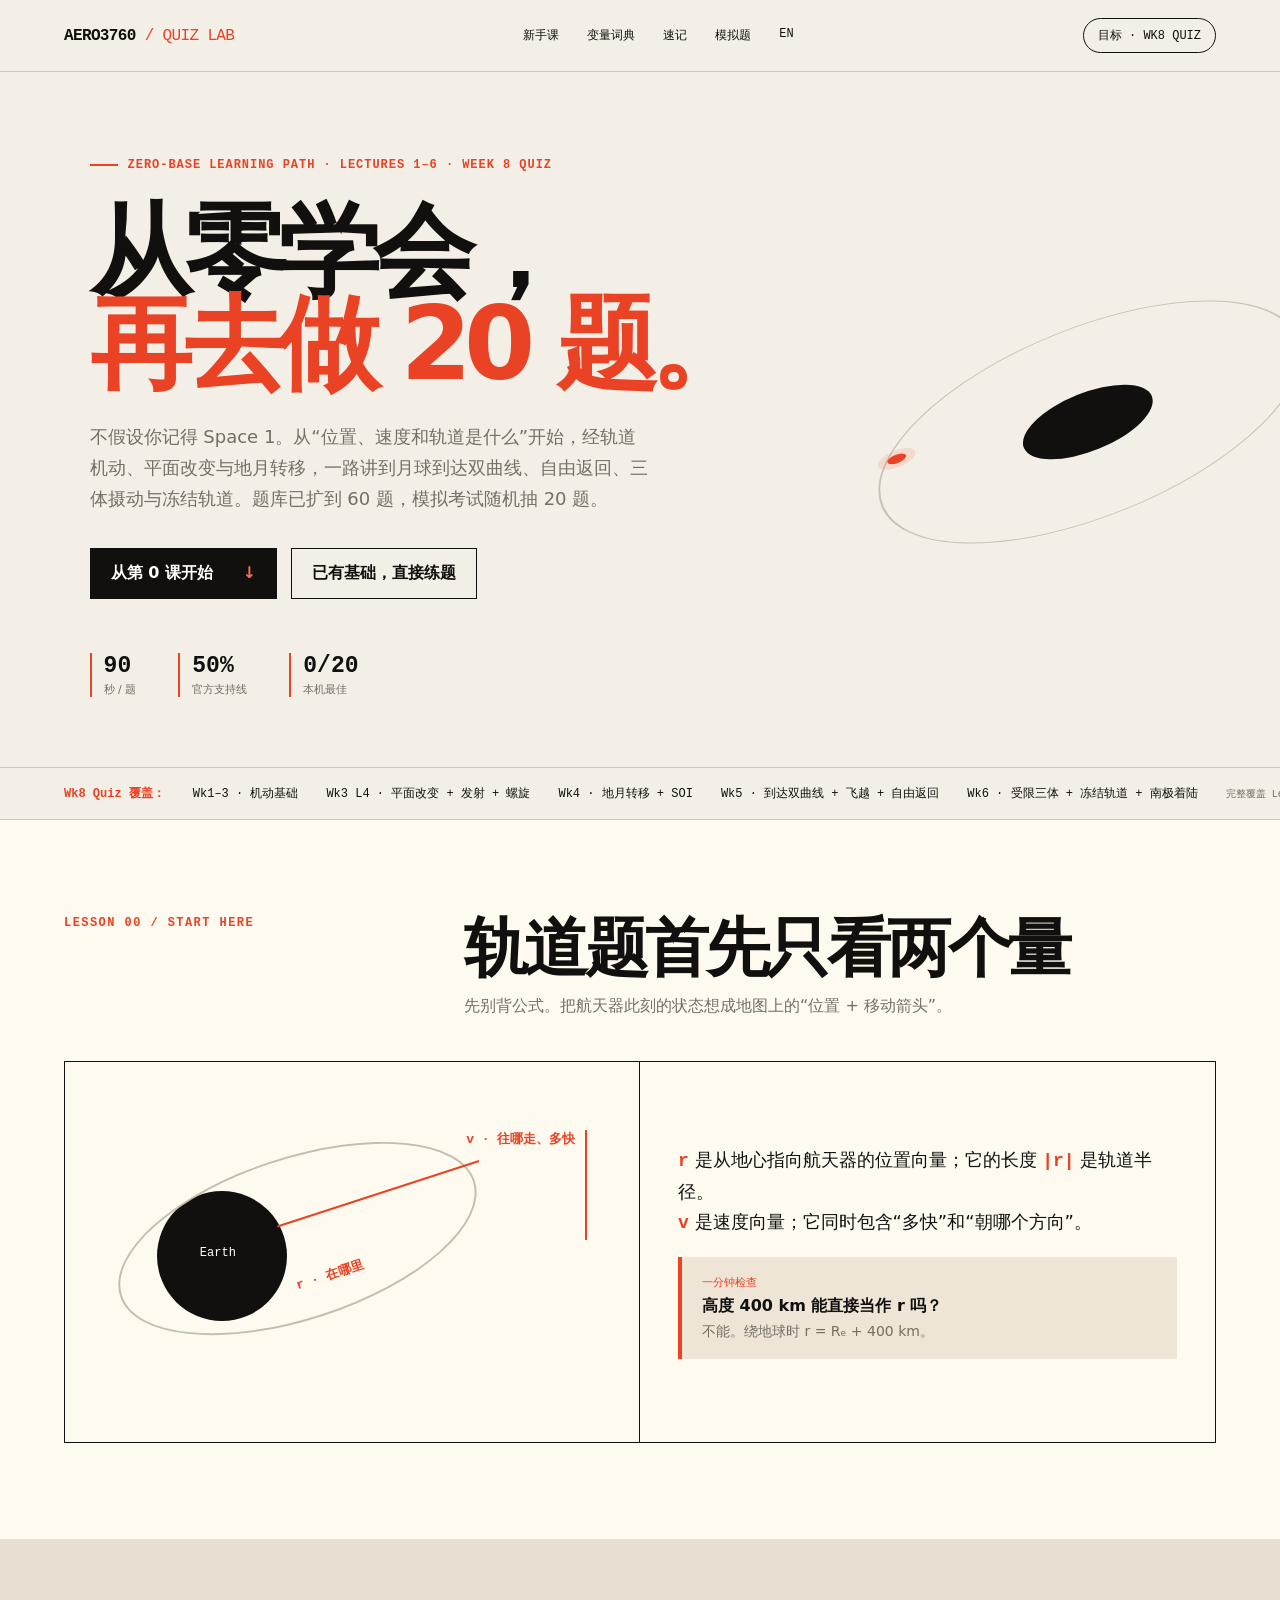
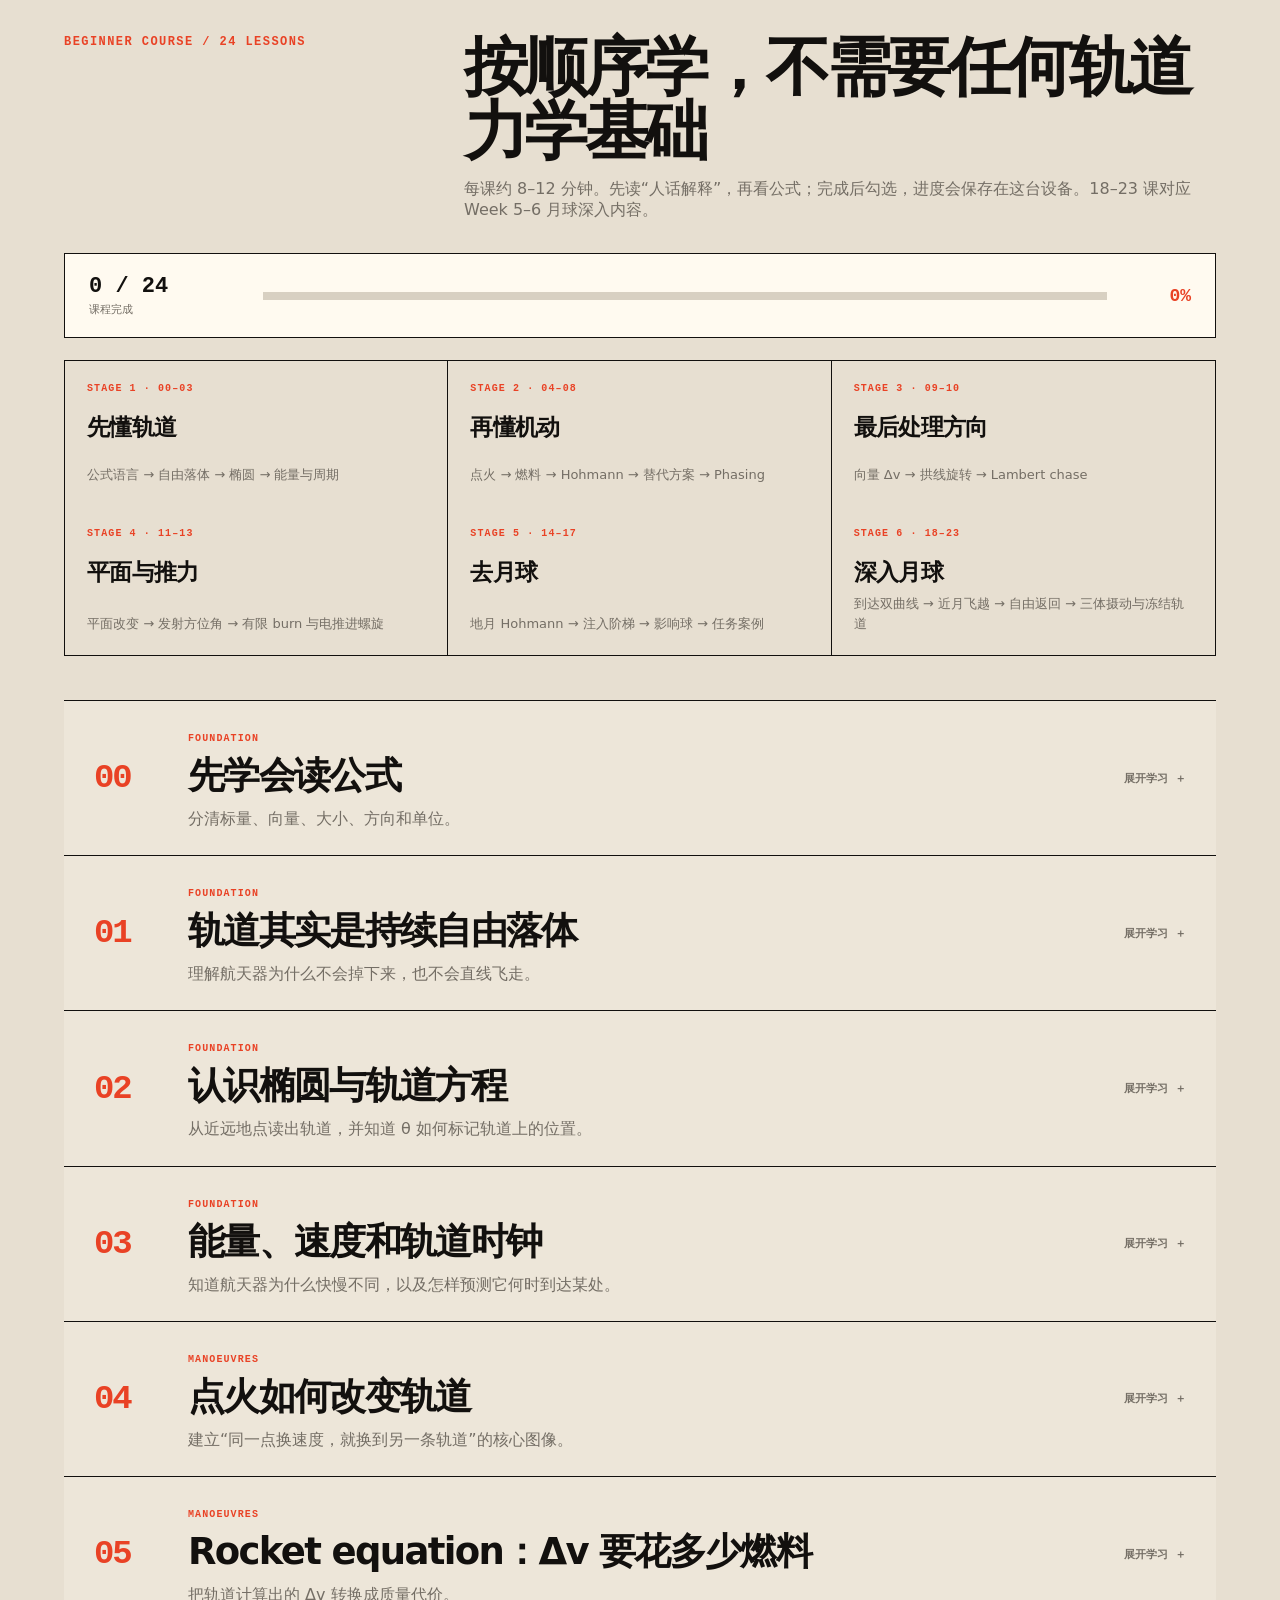
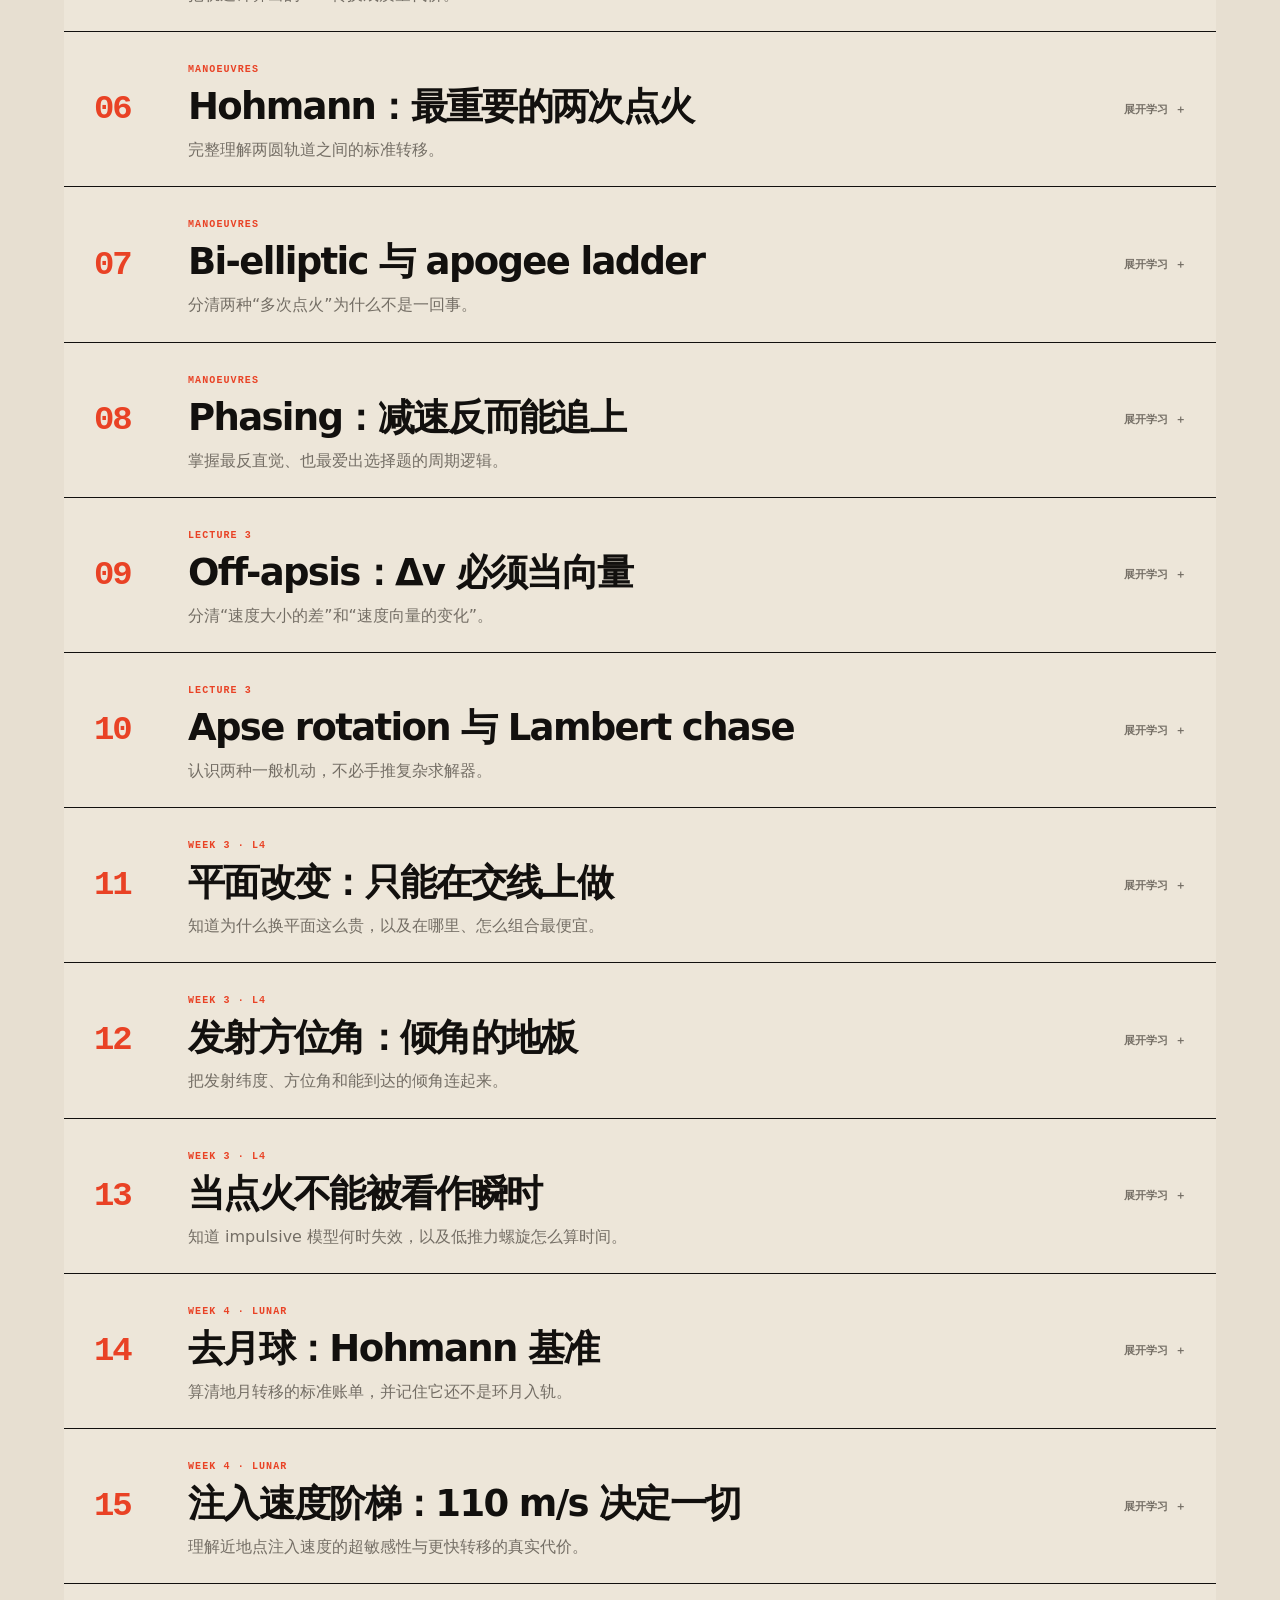
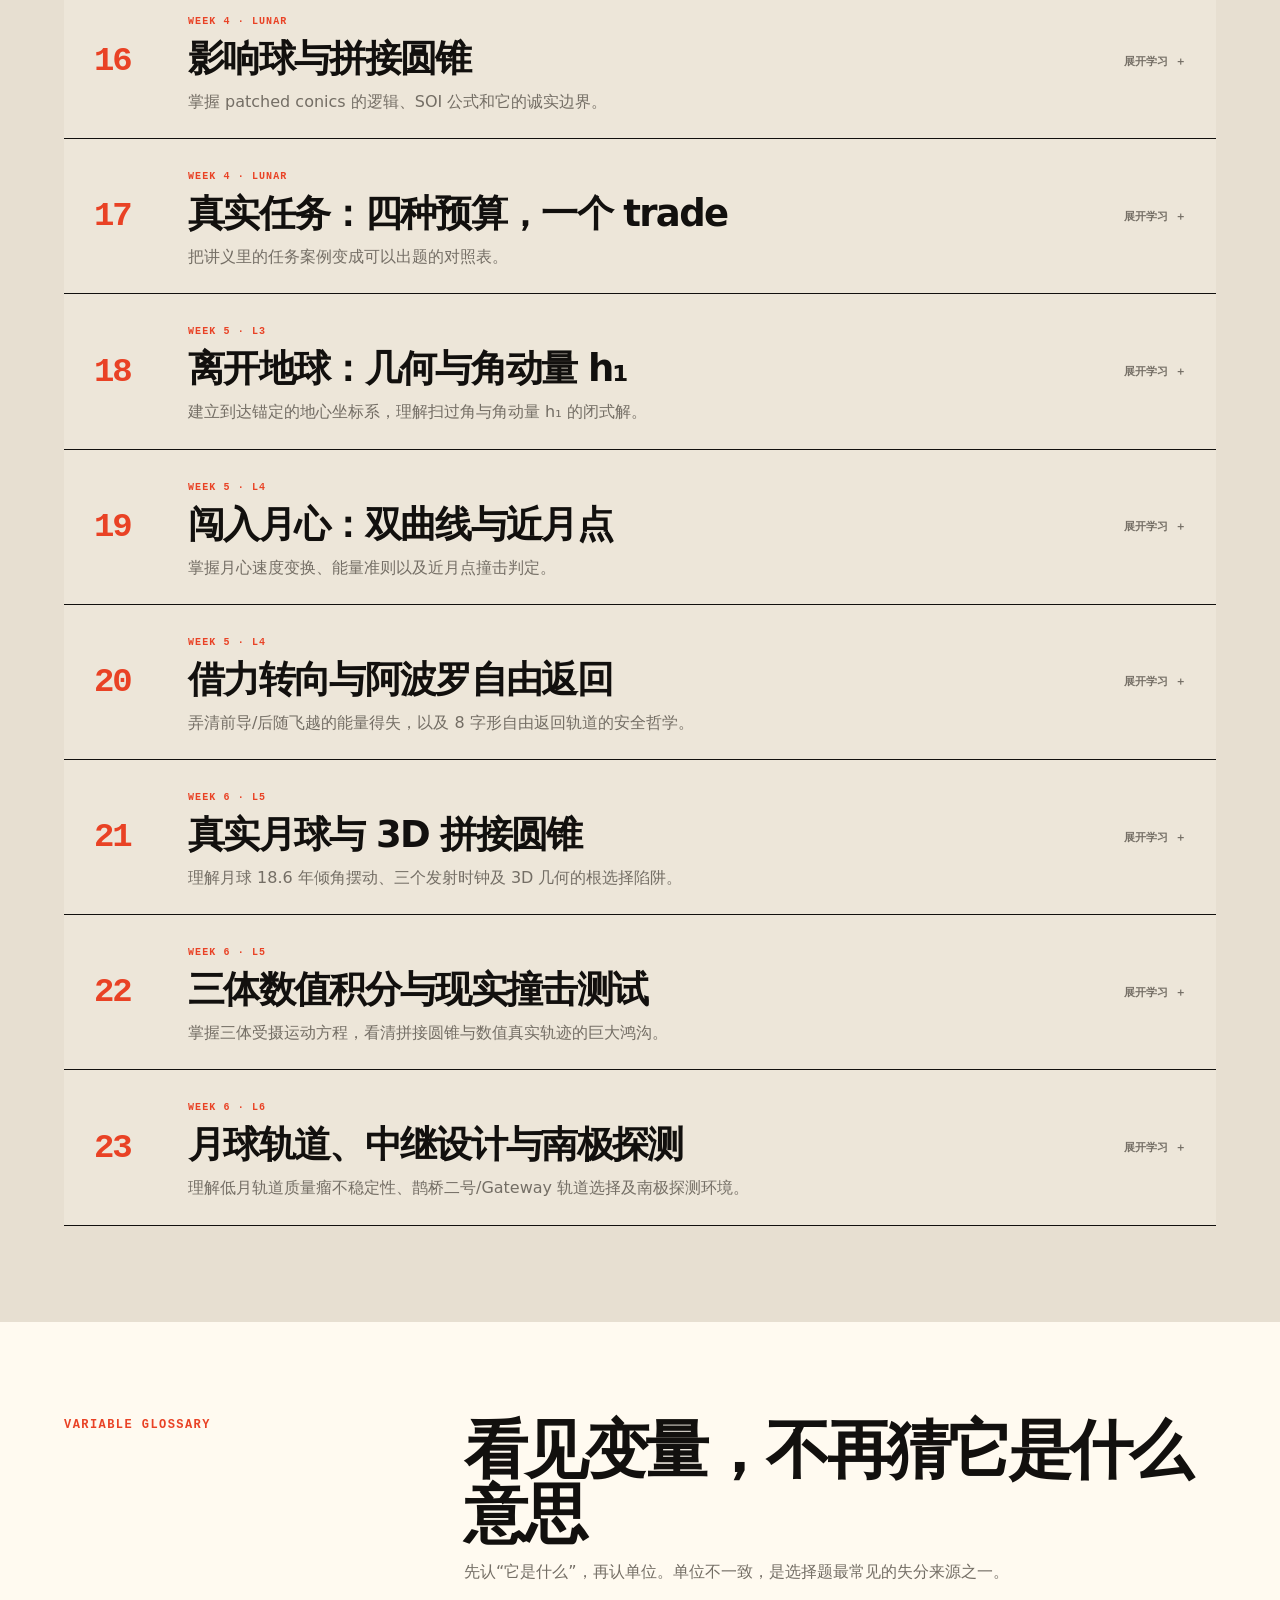
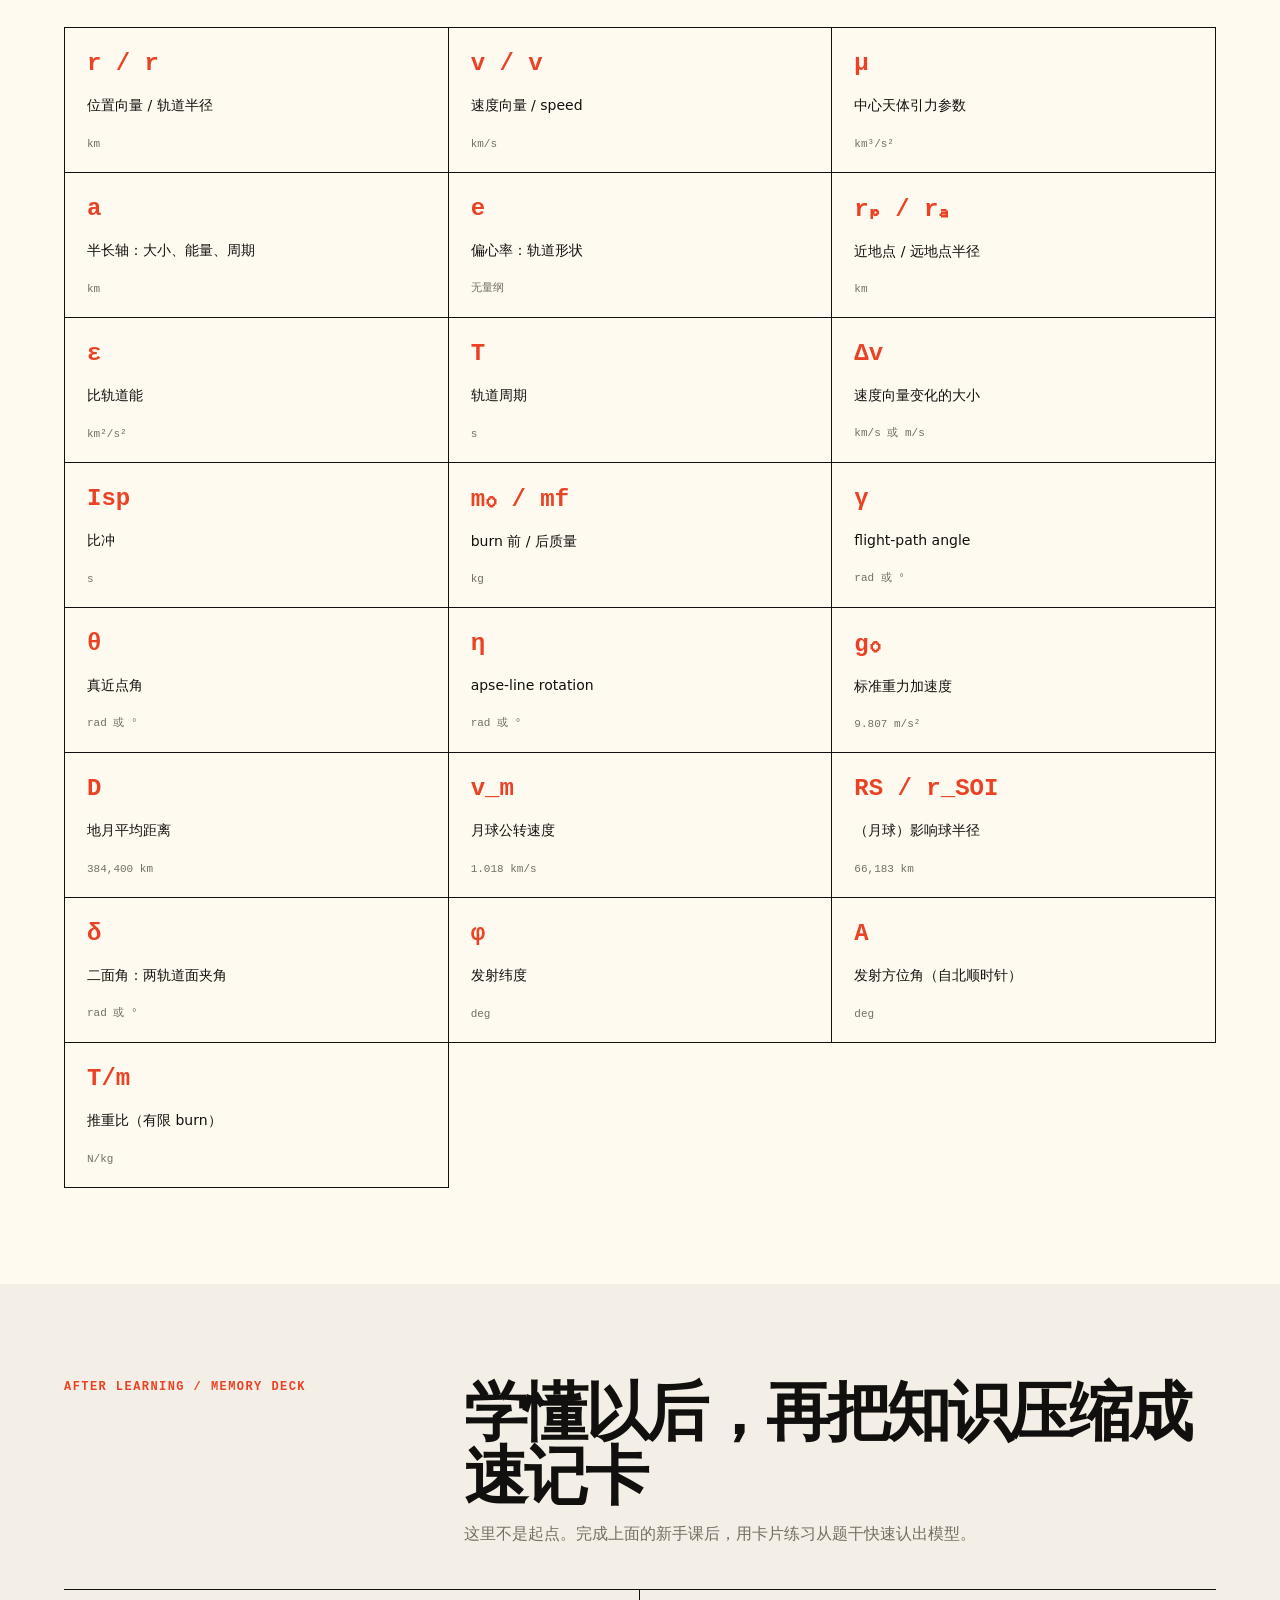
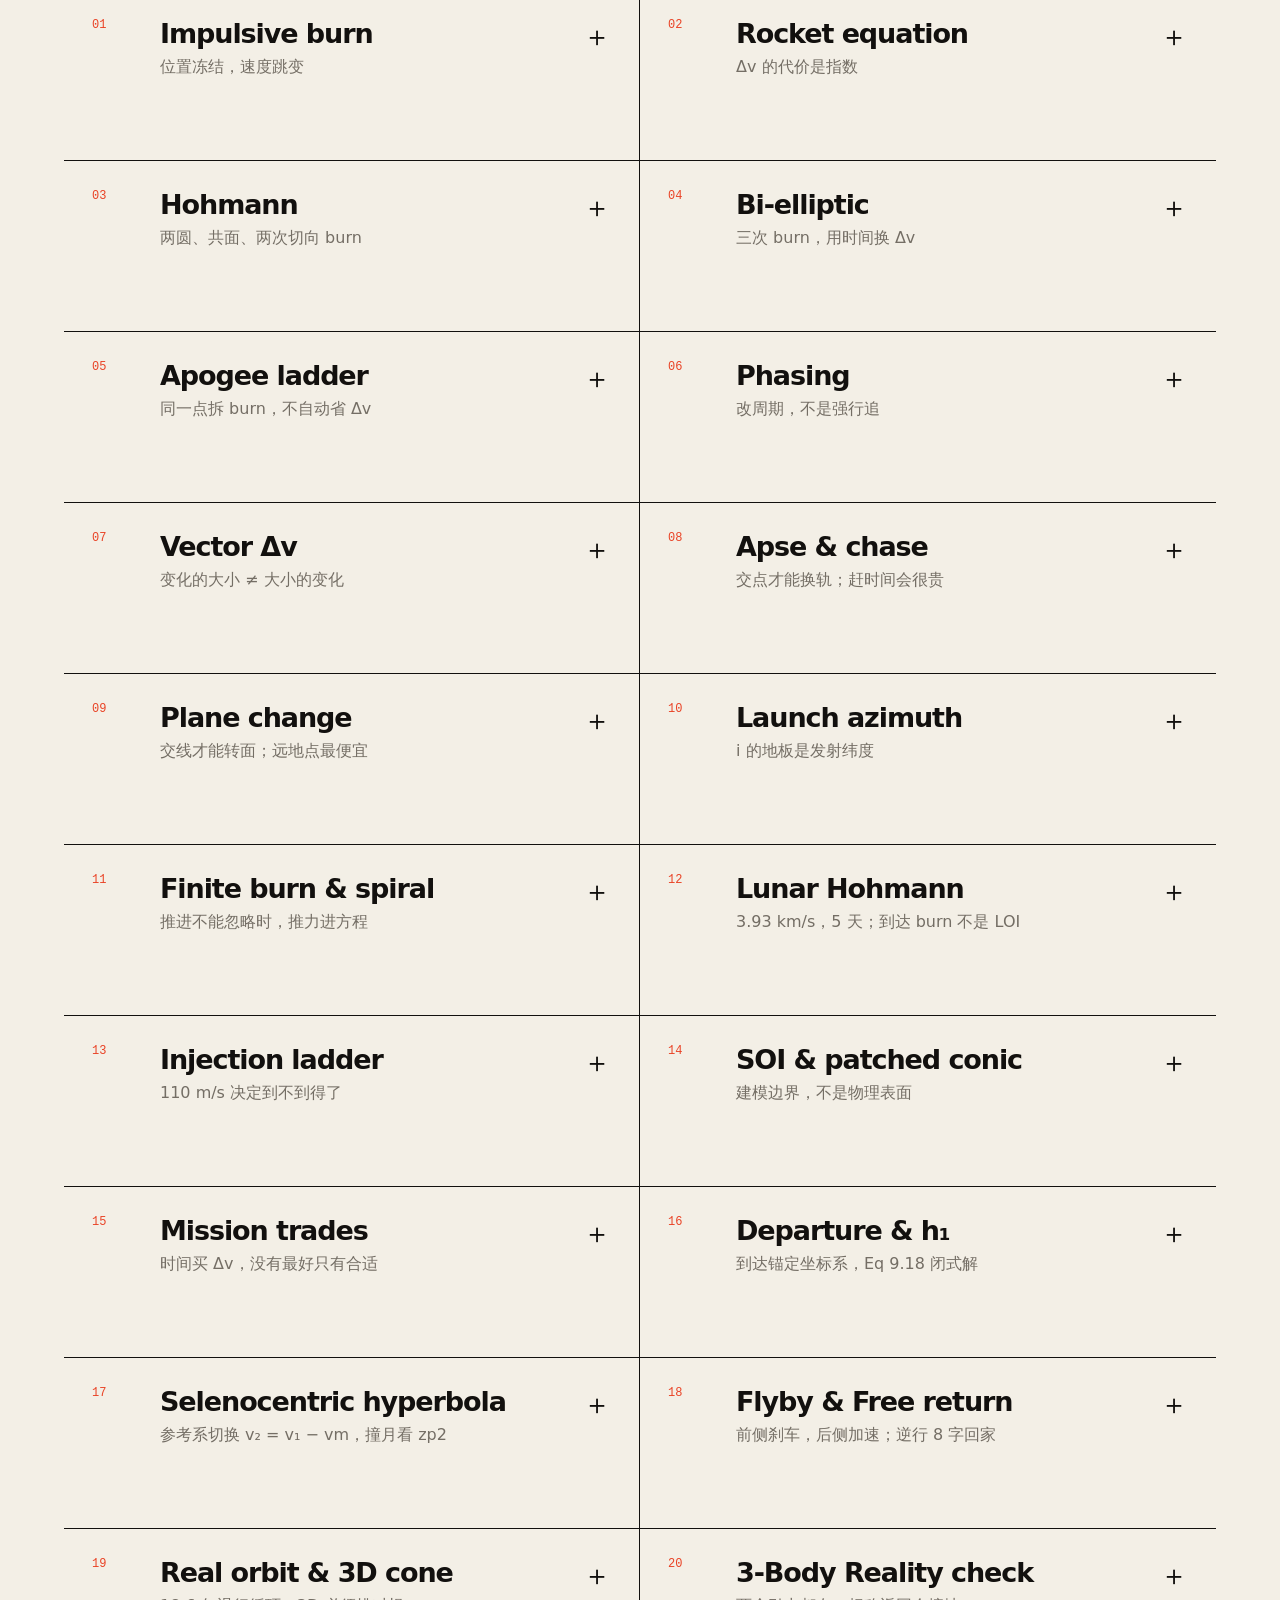
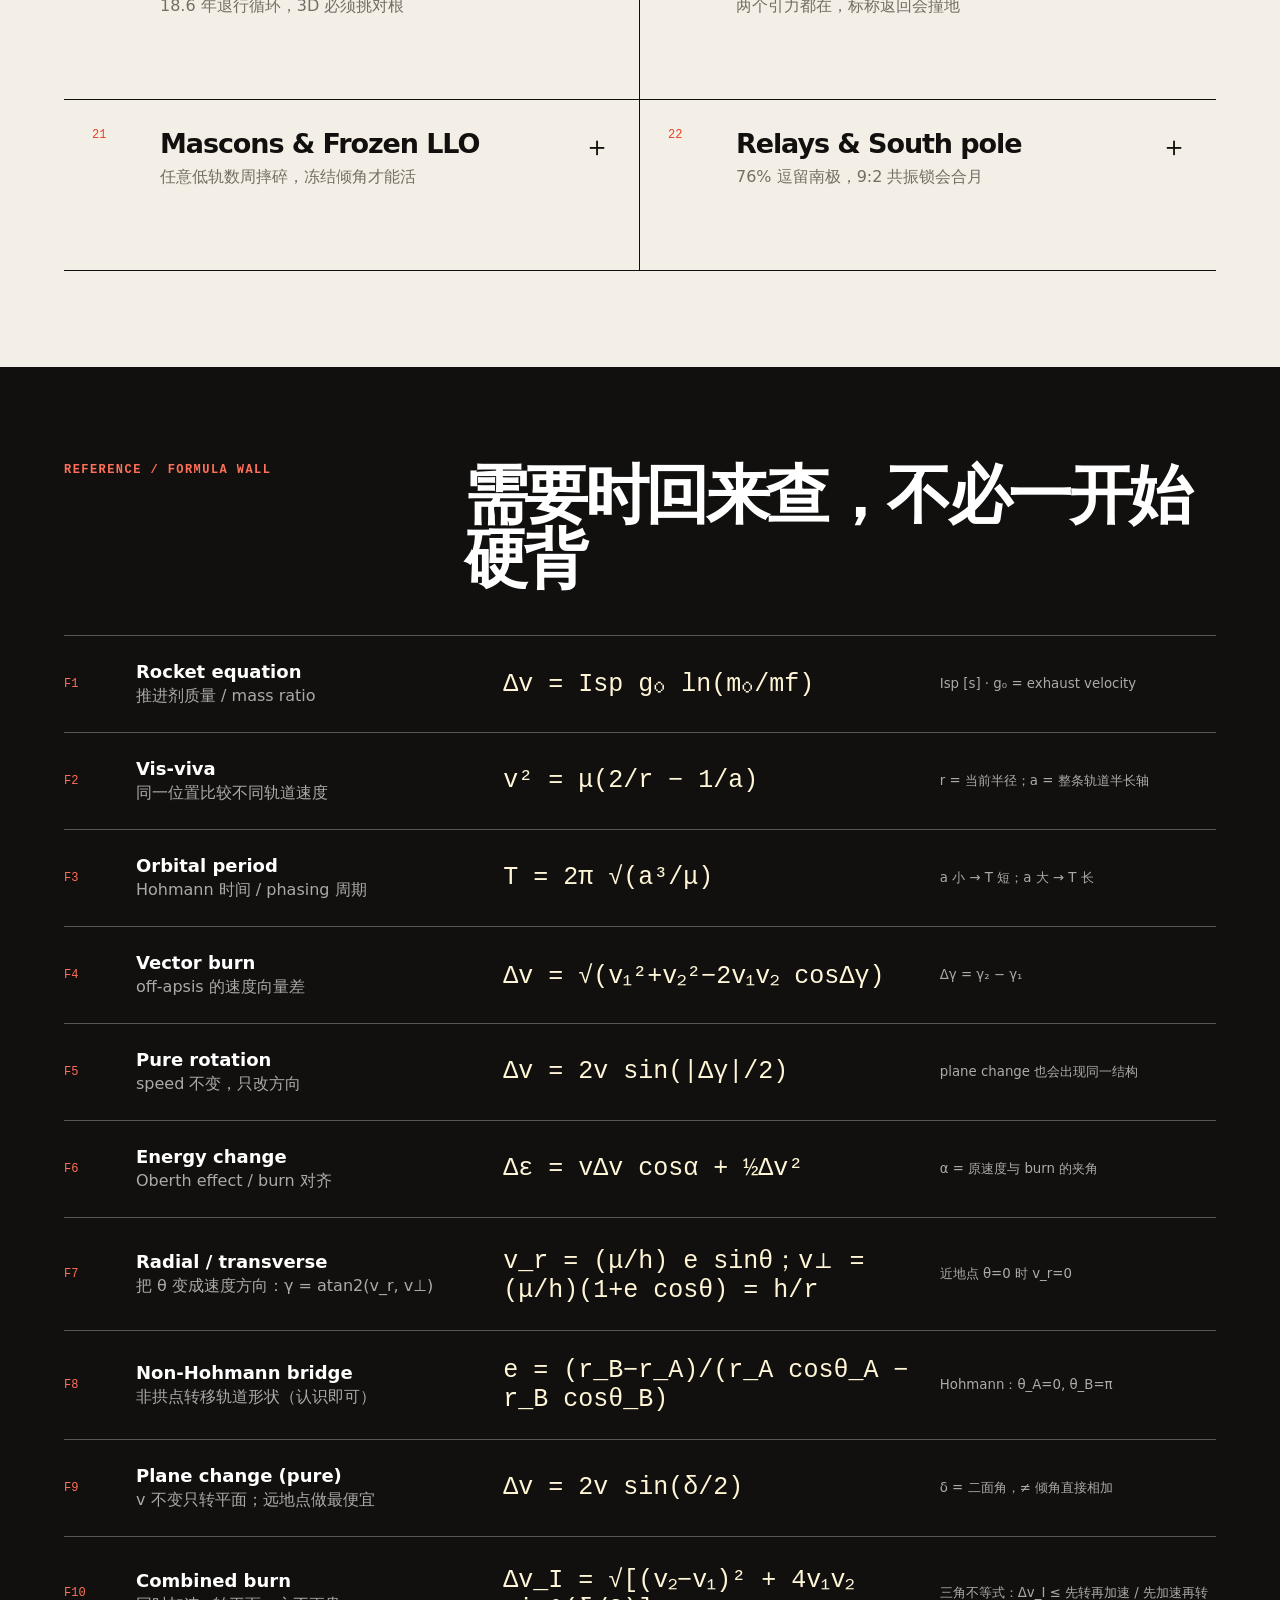
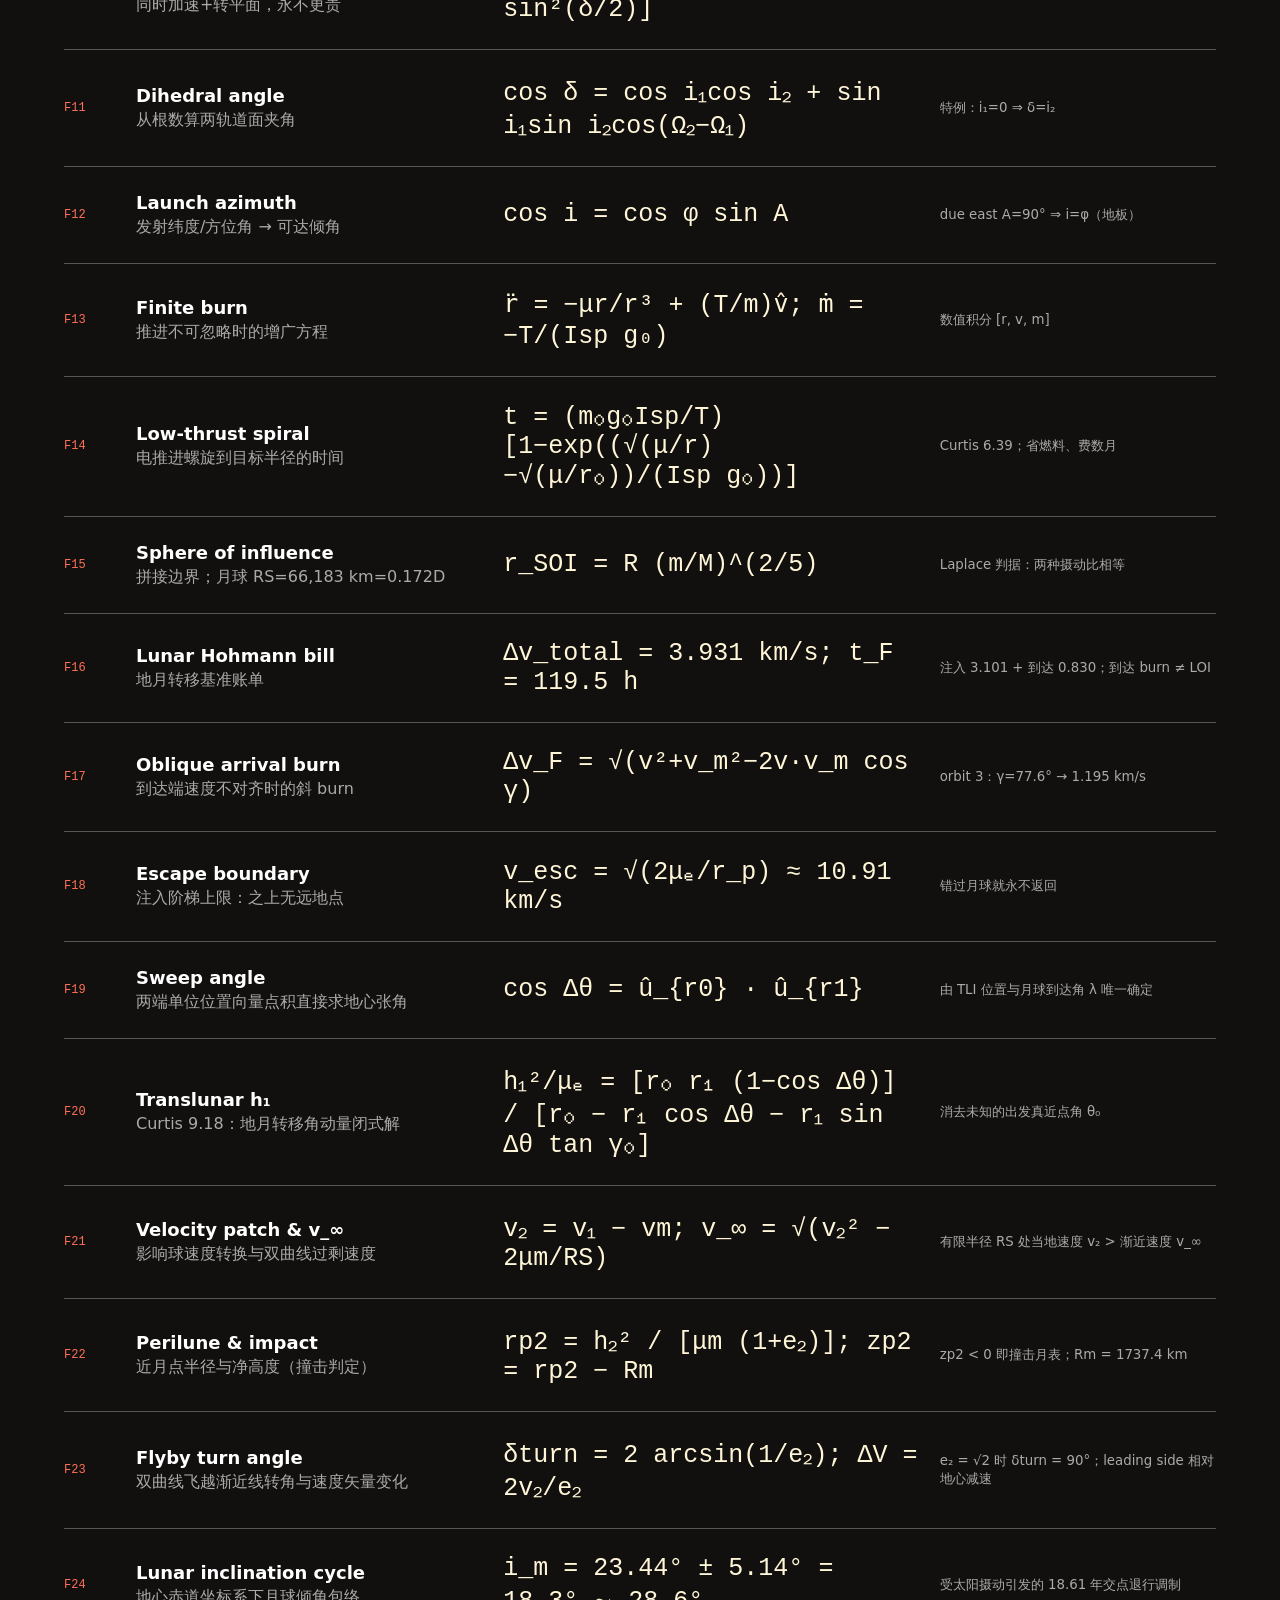
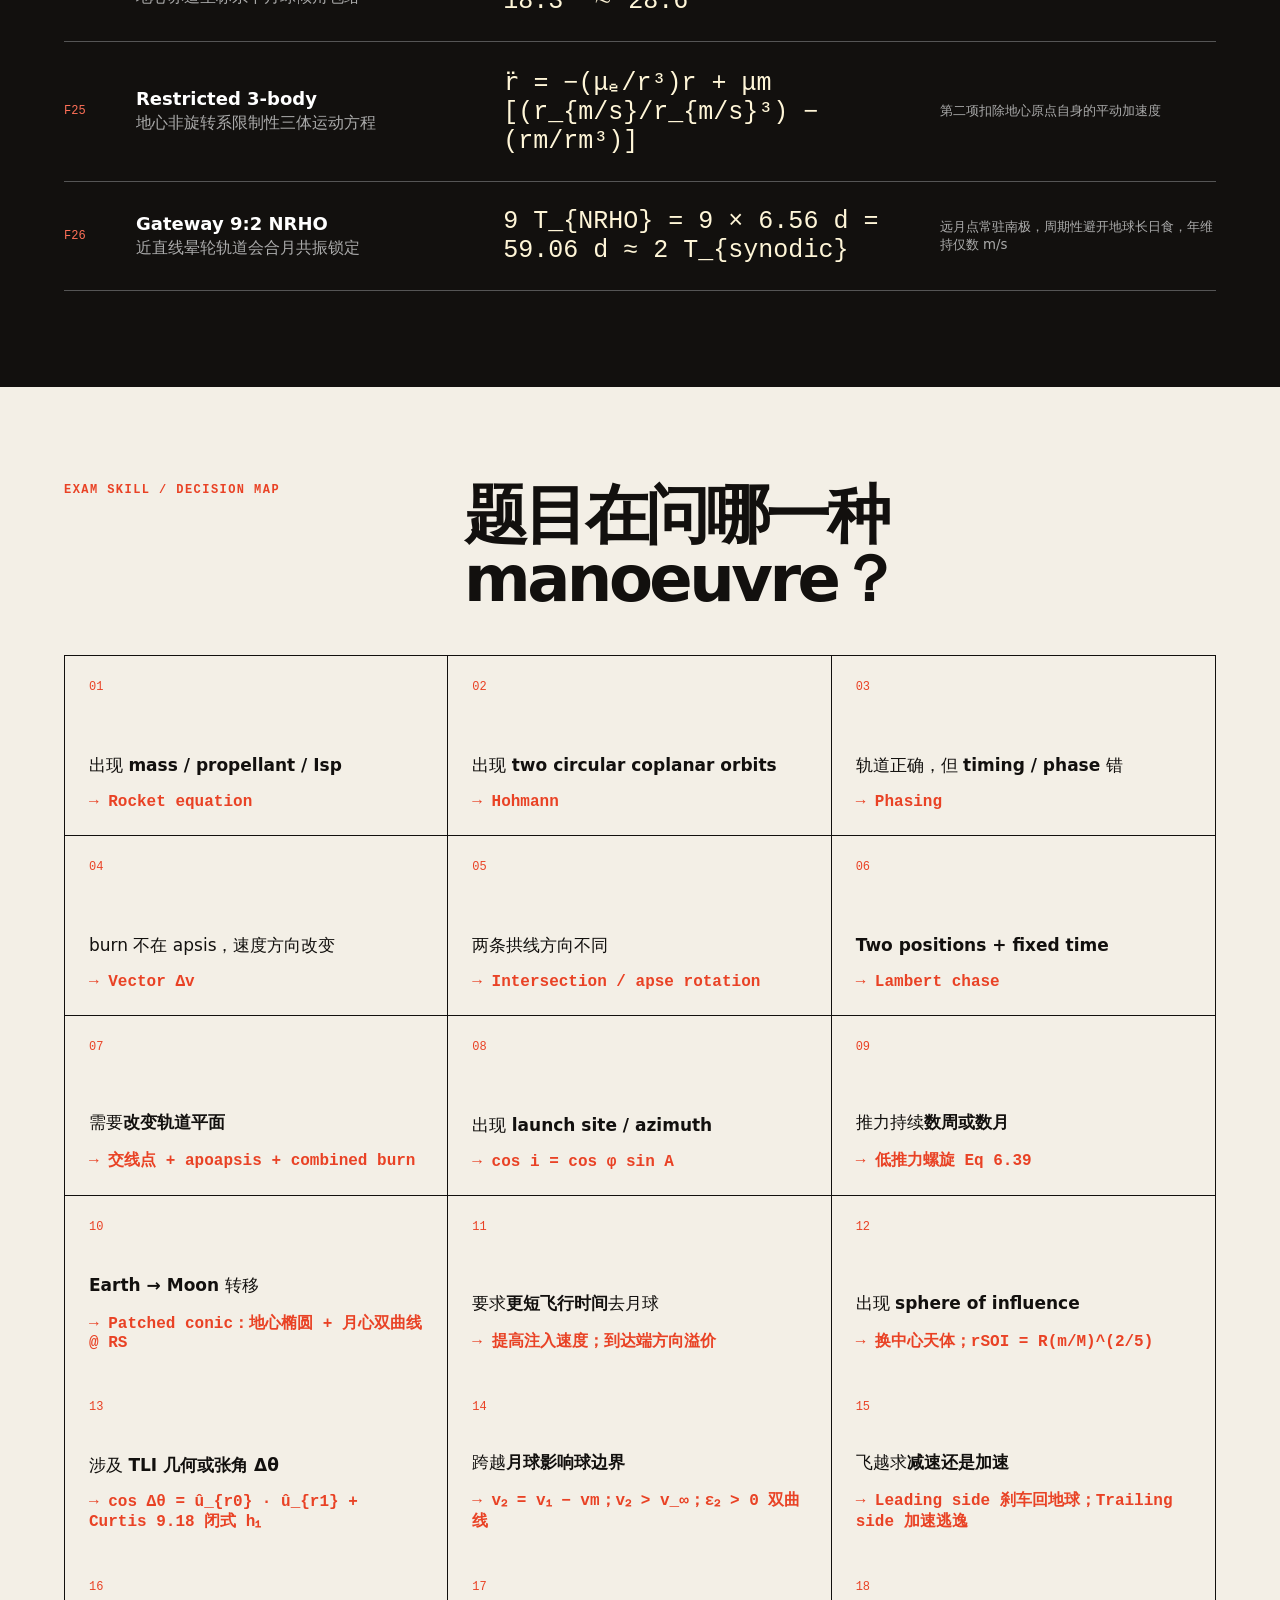
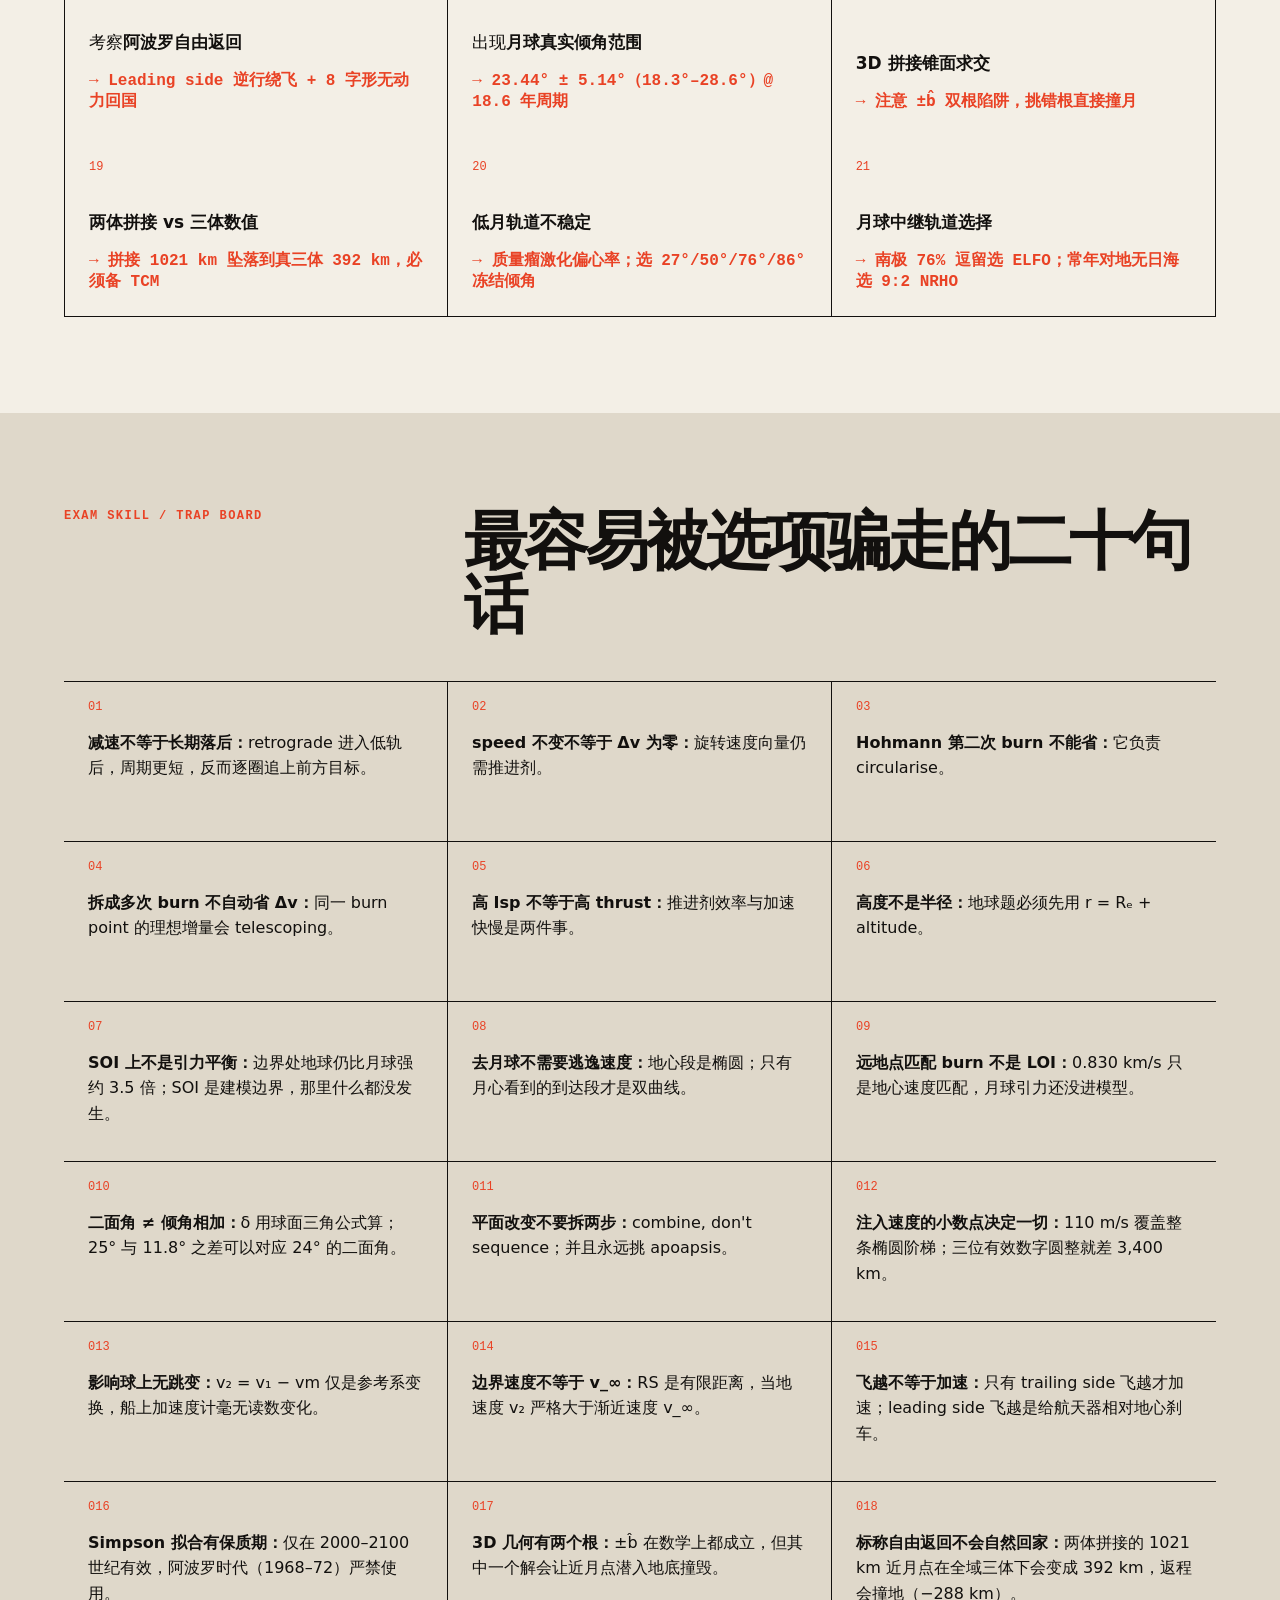
<file: docs/index.html>
﻿<!doctype html><html lang="zh-CN"><head><meta charset="utf-8"><meta name="viewport" content="width=device-width, initial-scale=1"><title>AERO3760 Quiz Lab · 从零学习 · Week 8 Quiz</title><meta name="description" content="AERO3760 Space Engineering 2 Lectures 1–6：轨道机动、平面改变、地月转移与影响球、受限三体与环月冻结轨道，60 题随机模拟，备战 Week 8 Quiz。"><style>*,*::before,*::after{box-sizing:border-box}html,body,h1,h2,h3,h4,p,ol,ul,li,figure{margin:0;padding:0}ol,ul{list-style:none}button{background:none;border:none;padding:0}
:root{--font-geist-sans:ui-sans-serif,system-ui,-apple-system,"Segoe UI",sans-serif;--font-geist-mono:ui-monospace,SFMono-Regular,Menlo,Consolas,monospace}:root{--ink:#12100e;--paper:#f3efe6;--red:#e94225;--muted:#746e65;--line:#cfc8ba;--green:#1e7047;--cream:#fffaf0}*{box-sizing:border-box}html{scroll-behavior:smooth}body{margin:0;background:var(--paper);color:var(--ink);font-family:var(--font-geist-sans),"Microsoft YaHei",sans-serif}a{color:inherit;text-decoration:none}button{font:inherit;color:inherit}.topbar{height:72px;display:flex;align-items:center;justify-content:space-between;padding:0 5vw;border-bottom:1px solid var(--line);font-family:var(--font-geist-mono),monospace;position:sticky;top:0;background:rgba(243,239,230,.94);backdrop-filter:blur(12px);z-index:20}.brand{font-weight:800;letter-spacing:-.04em}.brand span{color:var(--red);font-weight:500}.topbar nav{display:flex;gap:28px;font-size:12px}.topbar nav a:hover{color:var(--red)}.exam-chip{border:1px solid var(--ink);border-radius:99px;padding:8px 14px;font-size:12px}.hero{min-height:680px;position:relative;overflow:hidden;padding:86px 7vw 70px;border-bottom:1px solid var(--line)}.eyebrow{color:var(--red);font-family:var(--font-geist-mono),monospace;font-size:12px;font-weight:700;letter-spacing:.08em;display:flex;gap:10px;align-items:center}.eyebrow span{width:28px;height:2px;background:var(--red)}h1{font-size:clamp(58px,8vw,122px);line-height:.9;letter-spacing:-.075em;margin:34px 0 32px;max-width:1000px}h1 em{color:var(--red);font-style:normal}.hero-copy{max-width:560px;color:var(--muted);font-size:18px;line-height:1.7}.hero-actions{display:flex;gap:14px;margin-top:34px}.primary,.secondary,.solid,.ghost{padding:14px 20px;border:1px solid var(--ink);font-weight:700;cursor:pointer;background:transparent}.primary,.solid{background:var(--ink);color:white}.primary span{margin-left:24px;color:#ff7058}.primary:hover,.solid:hover{background:var(--red);border-color:var(--red)}.secondary:hover,.ghost:hover{background:#e6dfd2}.hero-stats{display:flex;gap:42px;margin-top:54px}.hero-stats div{display:flex;flex-direction:column;border-left:2px solid var(--red);padding-left:12px}.hero-stats b{font:800 23px var(--font-geist-mono),monospace}.hero-stats span{font-size:11px;color:var(--muted);margin-top:3px}.orbit-mark{position:absolute;width:450px;height:450px;border:2px solid #c9c1b3;border-radius:50%;right:-35px;top:125px;transform:rotate(-22deg) scaleY(.42)}.orbit-mark i{position:absolute;width:20px;height:20px;border-radius:50%;background:var(--red);left:20px;top:122px;box-shadow:0 0 0 10px rgba(233,66,37,.12)}.orbit-mark b{position:absolute;width:138px;height:138px;border-radius:50%;background:var(--ink);left:152px;top:152px}.scope-strip{display:flex;gap:28px;align-items:center;padding:17px 5vw;border-bottom:1px solid var(--line);font:12px var(--font-geist-mono),monospace;overflow:auto;white-space:nowrap}.scope-strip strong{color:var(--red)}.scope-strip small{margin-left:auto;color:var(--muted)}.section{padding:96px 5vw}.section-heading{display:grid;grid-template-columns:1fr 2fr;column-gap:24px;margin-bottom:44px}.section-heading>p,.quiz-launch>p,.result>p{color:var(--red);font:700 12px var(--font-geist-mono),monospace;letter-spacing:.12em}.section-heading h2,.quiz-launch h2{font-size:clamp(36px,5vw,68px);line-height:1;letter-spacing:-.055em;margin:0}.section-heading>span{grid-column:2;color:var(--muted);margin-top:16px}.memory-grid{display:grid;grid-template-columns:1fr 1fr;border-top:1px solid var(--ink)}.memory-card{border-bottom:1px solid var(--ink)}.memory-card:nth-child(odd){border-right:1px solid var(--ink)}.memory-card summary{list-style:none;min-height:170px;padding:28px;display:grid;grid-template-columns:50px 1fr auto;gap:18px;cursor:pointer}.memory-card summary::-webkit-details-marker{display:none}.memory-card summary>span{font:12px var(--font-geist-mono),monospace;color:var(--red)}.memory-card h3{font-size:27px;letter-spacing:-.04em;margin:0 0 8px}.memory-card summary p{margin:0;color:var(--muted)}.memory-card summary>b{font-size:28px;font-weight:400;transition:.2s}.memory-card[open] summary>b{transform:rotate(45deg);color:var(--red)}.memory-card[open]{background:var(--cream)}.memory-body{padding:0 28px 30px 96px;line-height:1.65}.memory-body p{margin-top:0}.memory-body strong{display:block;color:var(--red);font-size:13px;border-left:2px solid var(--red);padding-left:12px}.formula{background:var(--ink);color:white}.section-heading.light>p{color:#ff7058}.formula-list{border-top:1px solid #555}.formula-row{display:grid;grid-template-columns:50px 1fr minmax(300px,1.2fr) minmax(200px,.8fr);gap:22px;align-items:center;padding:25px 0;border-bottom:1px solid #555}.formula-row>span{color:#ff7058;font:12px var(--font-geist-mono),monospace}.formula-row h3{margin:0 0 4px;font-size:18px}.formula-row p,.formula-row small{margin:0;color:#aaa}.formula-row code{font:500 clamp(17px,2vw,25px) var(--font-geist-mono),monospace;color:#fff6d8}.decision-grid{display:grid;grid-template-columns:repeat(3,1fr);border:1px solid var(--ink)}.decision-grid>div{min-height:180px;padding:24px;border-right:1px solid var(--ink);border-bottom:1px solid var(--ink);display:flex;flex-direction:column}.decision-grid>div:nth-child(3n){border-right:0}.decision-grid>div:nth-child(n+4){border-bottom:0}.decision-grid span{color:var(--red);font:12px var(--font-geist-mono),monospace}.decision-grid p{font-size:17px;line-height:1.55;margin:auto 0 14px}.decision-grid strong{color:var(--red);font-family:var(--font-geist-mono),monospace}.traps{background:#dfd8ca}.traps ol{counter-reset:trap;display:grid;grid-template-columns:repeat(3,1fr);padding:0;margin:0;border-top:1px solid var(--ink);list-style:none}.traps li{counter-increment:trap;min-height:160px;padding:48px 24px 24px;border-right:1px solid var(--ink);border-bottom:1px solid var(--ink);line-height:1.6;position:relative}.traps li:nth-child(3n){border-right:0}.traps li:before{content:"0" counter(trap);position:absolute;top:18px;left:24px;color:var(--red);font:12px var(--font-geist-mono),monospace}.quiz{background:var(--cream);min-height:650px}.quiz-launch{max-width:1000px;margin:auto;text-align:center}.quiz-launch h2{margin:12px 0 48px}.mode-grid{display:grid;grid-template-columns:repeat(3,1fr);gap:18px}.mode-grid button{text-align:left;border:1px solid var(--ink);background:transparent;min-height:200px;padding:28px;cursor:pointer;display:flex;flex-direction:column}.mode-grid button:hover{background:var(--ink);color:white;transform:translateY(-4px)}.mode-grid span{color:var(--red);font:12px var(--font-geist-mono),monospace}.mode-grid b{font-size:28px;margin:auto 0 8px}.mode-grid small{color:var(--muted)}.honor-note{color:var(--muted);font-size:13px;margin-top:26px}.quiz-shell,.result{max-width:980px;margin:auto}.quiz-head{display:flex;justify-content:space-between;align-items:flex-end}.quiz-head>div:first-child{display:flex;flex-direction:column}.quiz-head span{color:var(--red);font:12px var(--font-geist-mono),monospace}.quiz-head b{font:600 20px var(--font-geist-mono),monospace;margin-top:5px}.timer{font:800 30px var(--font-geist-mono),monospace}.timer.urgent{color:var(--red)}.progress{height:4px;background:#ddd3c4;margin:17px 0 50px}.progress i{display:block;height:100%;background:var(--red);transition:.25s}.question-tag{color:var(--red);font:700 11px var(--font-geist-mono),monospace;letter-spacing:.1em}.question-text{font-size:clamp(26px,4vw,45px);line-height:1.2;letter-spacing:-.045em;margin:15px 0 32px;max-width:850px}.options{display:grid;grid-template-columns:1fr 1fr;gap:10px}.options button{min-height:74px;text-align:left;border:1px solid #c6bdaf;background:white;padding:14px 18px;display:flex;align-items:center;gap:15px;cursor:pointer}.options button:hover,.options button.selected{border-color:var(--ink);box-shadow:inset 4px 0 var(--ink)}.options button.correct{border-color:var(--green);background:#e5f2e9;box-shadow:inset 4px 0 var(--green)}.options button.wrong{border-color:var(--red);background:#fde8e3;box-shadow:inset 4px 0 var(--red)}.options button>span{width:31px;height:31px;border:1px solid currentColor;border-radius:50%;display:grid;place-items:center;font:12px var(--font-geist-mono),monospace;flex:0 0 auto}.options p{margin:0}.options button>b{margin-left:auto;font-size:20px}.explanation{margin-top:14px;padding:18px 22px;border-left:4px solid}.explanation.good{background:#e5f2e9;border-color:var(--green)}.explanation.bad{background:#fde8e3;border-color:var(--red)}.explanation p{margin:7px 0}.explanation small{color:var(--red)}.quiz-controls{display:grid;grid-template-columns:1fr auto 1fr;align-items:center;margin-top:26px}.quiz-controls>span{text-align:center;color:var(--muted);font-size:12px}.quiz-controls .solid{justify-self:end}.quiz-controls .ghost{justify-self:start}.quiz-controls button:disabled{opacity:.35;cursor:not-allowed}.question-dots{display:flex;flex-wrap:wrap;gap:5px;border-top:1px solid var(--line);margin-top:30px;padding-top:20px}.question-dots button{width:34px;height:34px;border:1px solid var(--line);background:transparent;cursor:pointer;font:11px var(--font-geist-mono),monospace}.question-dots button.done{background:#ddd3c4}.question-dots button.active{border-color:var(--red);color:var(--red)}.score-line{display:grid;grid-template-columns:180px 1fr;align-items:center;gap:38px;margin:28px 0 50px}.score-ring{width:170px;height:170px;border:3px solid var(--red);border-radius:50%;display:flex;align-items:baseline;justify-content:center;padding-top:52px}.score-ring strong{font:800 58px var(--font-geist-mono),monospace}.score-ring span{font:14px var(--font-geist-mono),monospace}.score-line h2{font-size:clamp(30px,4vw,52px);letter-spacing:-.05em;margin:0 0 10px}.score-line p{color:var(--muted)}.review{border-top:1px solid var(--ink)}.review>h3{font-size:22px;margin:28px 0}.review article{display:grid;grid-template-columns:160px 1fr 1fr;gap:20px;padding:22px 0;border-top:1px solid var(--line)}.review article>span{color:var(--red);font:11px var(--font-geist-mono),monospace}.review h4{margin:0;font-size:17px}.review article p{margin:0;line-height:1.55}.review article small{grid-column:3;color:var(--muted)}.perfect{padding:30px;border:1px solid var(--green);background:#e5f2e9}.result-actions{display:flex;gap:10px;margin-top:34px;flex-wrap:wrap}footer{background:var(--red);color:white;padding:28px 5vw;display:flex;justify-content:space-between;align-items:center}footer div{display:flex;gap:18px}footer span,footer p{font-size:12px;margin:0;opacity:.8}
@media(max-width:850px){.topbar nav{display:none}.hero{min-height:650px;padding-top:68px}.orbit-mark{opacity:.2;right:-240px}.scope-strip small{display:none}.section-heading{grid-template-columns:1fr}.section-heading h2,.section-heading>span{grid-column:1}.section-heading>p{margin-bottom:16px}.formula-row{grid-template-columns:35px 1fr}.formula-row code,.formula-row small{grid-column:2}.decision-grid,.traps ol{grid-template-columns:1fr 1fr}.decision-grid>div:nth-child(3n),.traps li:nth-child(3n){border-right:1px solid var(--ink)}.decision-grid>div:nth-child(2n),.traps li:nth-child(2n){border-right:0}.decision-grid>div:nth-child(4){border-bottom:1px solid var(--ink)}.review article{grid-template-columns:120px 1fr}.review article p,.review article small{grid-column:2}}
@media(max-width:580px){.topbar{padding:0 20px}.brand span{display:none}.exam-chip{font-size:10px}.hero{padding:54px 24px;min-height:620px}.hero-actions{flex-direction:column;align-items:flex-start}.hero-stats{gap:20px}.hero-stats b{font-size:18px}.scope-strip{padding-left:24px}.section{padding:72px 24px}.memory-grid,.mode-grid,.options,.decision-grid,.traps ol{grid-template-columns:1fr}.memory-card:nth-child(odd){border-right:0}.formula-row{grid-template-columns:28px 1fr}.formula-row code{font-size:15px}.decision-grid>div,.decision-grid>div:nth-child(3n),.traps li,.traps li:nth-child(3n){border-right:0;border-bottom:1px solid var(--ink)}.decision-grid>div:last-child{border-bottom:0}.quiz-controls{grid-template-columns:1fr 1fr}.quiz-controls>span{display:none}.score-line{grid-template-columns:1fr}.score-ring{width:130px;height:130px;padding-top:40px}.score-ring strong{font-size:42px}.review article{grid-template-columns:1fr}.review article p,.review article small{grid-column:1}footer{align-items:flex-start;gap:20px;flex-direction:column}}

.start-here-preview{background:#fffaf0}.first-lesson-grid{display:grid;grid-template-columns:1fr 1fr;border:1px solid var(--ink);min-height:380px}.state-visual{position:relative;overflow:hidden;border-right:1px solid var(--ink);min-height:380px}.state-visual i{position:absolute;width:130px;height:130px;border-radius:50%;background:var(--ink);left:16%;top:34%}.state-visual>b{position:absolute;color:white;left:calc(16% + 43px);top:calc(34% + 55px);font:12px var(--font-geist-mono),monospace}.state-visual:after{content:"";position:absolute;width:65%;height:43%;border:2px solid #c6bdaf;border-radius:50%;left:8%;top:25%;transform:rotate(-18deg)}.r-arrow,.v-arrow{position:absolute;z-index:2;color:var(--red);font:700 13px var(--font-geist-mono),monospace}.r-arrow{left:38%;top:34%;padding-top:52px;border-top:2px solid var(--red);width:37%;transform:rotate(-18deg)}.v-arrow{right:9%;top:18%;height:110px;border-right:2px solid var(--red);padding-right:10px}.first-lesson-copy{padding:38px;display:flex;flex-direction:column;justify-content:center}.first-lesson-copy>p{font-size:18px;line-height:1.7}.first-lesson-copy>p strong{color:var(--red);font-family:var(--font-geist-mono),monospace}.beginner-check{margin-top:18px;border-left:4px solid var(--red);background:#eee5d6;padding:18px 20px;display:flex;flex-direction:column;gap:6px}.beginner-check small{color:var(--red);font:11px var(--font-geist-mono),monospace}.beginner-check span{color:var(--muted);font-size:14px}
@media(max-width:580px){.first-lesson-grid{grid-template-columns:1fr}.state-visual{border-right:0;border-bottom:1px solid var(--ink);min-height:300px}}

.course{background:#e7dfd1}.course-heading{margin-bottom:32px}.learning-progress{display:grid;grid-template-columns:150px 1fr 60px;gap:24px;align-items:center;border:1px solid var(--ink);background:var(--cream);padding:20px 24px;margin-bottom:22px}.learning-progress>div:first-child{display:flex;flex-direction:column}.learning-progress strong{font:800 22px var(--font-geist-mono),monospace}.learning-progress span{font-size:11px;color:var(--muted);margin-top:3px}.learning-progress-track{height:8px;background:#d8d0c2;overflow:hidden}.learning-progress-track i{display:block;height:100%;background:var(--red);transition:width .35s ease}.learning-progress>b{text-align:right;color:var(--red);font:800 18px var(--font-geist-mono),monospace}.roadmap{display:grid;grid-template-columns:repeat(3,1fr);border:1px solid var(--ink);margin-bottom:44px}.roadmap article{min-height:145px;padding:22px;border-right:1px solid var(--ink);display:flex;flex-direction:column}.roadmap article:last-child{border-right:0}.roadmap span,.plain-language>span,.lesson-formulas>span,.lesson-terms>span,.worked-example>span{color:var(--red);font:700 10px var(--font-geist-mono),monospace;letter-spacing:.11em;text-transform:uppercase}.roadmap b{font-size:23px;margin:18px 0 6px;letter-spacing:-.03em}.roadmap p{font-size:13px;line-height:1.5;color:var(--muted);margin:auto 0 0}.lesson-stack{border-top:1px solid var(--ink)}.lesson-module{border-bottom:1px solid var(--ink);background:rgba(255,250,240,.25);transition:background .2s}.lesson-module[open]{background:var(--cream)}.lesson-module.complete{box-shadow:inset 4px 0 var(--green)}.lesson-module>summary{list-style:none;display:grid;grid-template-columns:72px 1fr auto;gap:22px;align-items:center;min-height:146px;padding:25px 30px;cursor:pointer}.lesson-module>summary::-webkit-details-marker{display:none}.lesson-number{color:var(--red);font:800 34px var(--font-geist-mono),monospace;letter-spacing:-.06em}.lesson-module summary small{color:var(--red);font:700 10px var(--font-geist-mono),monospace;letter-spacing:.11em}.lesson-module summary h3{font-size:clamp(24px,3vw,37px);letter-spacing:-.045em;margin:6px 0}.lesson-module summary p{margin:0;color:var(--muted);line-height:1.45}.lesson-status{min-width:110px;text-align:right;color:var(--muted);font:700 11px var(--font-geist-mono),monospace}.lesson-module.complete .lesson-status{color:var(--green)}.lesson-content{display:grid;grid-template-columns:1.1fr .9fr;gap:16px;padding:0 30px 36px 124px}.lesson-content>div,.lesson-formulas,.lesson-terms,.worked-example,.checkpoint{border:1px solid var(--line);background:white;padding:22px}.plain-language{grid-column:1/-1}.plain-language p{font-size:16px;line-height:1.75;margin:13px 0 0}.lesson-formulas{background:var(--ink);color:white}.lesson-formulas article{padding:16px 0;border-bottom:1px solid #4b4844}.lesson-formulas article:last-child{border-bottom:0;padding-bottom:0}.lesson-formulas code{display:block;color:#fff1c8;font:600 clamp(15px,2vw,21px) var(--font-geist-mono),monospace;overflow-wrap:anywhere}.lesson-formulas p{color:#bbb;margin:7px 0 0;font-size:13px;line-height:1.5}.lesson-terms>div{display:grid;grid-template-columns:1fr 1fr;gap:10px;margin-top:14px}.lesson-terms article{border-top:1px solid var(--line);padding-top:10px}.lesson-terms code{color:var(--red);font:700 15px var(--font-geist-mono),monospace}.lesson-terms p{font-size:12px;line-height:1.45;color:var(--muted);margin:5px 0}.worked-example{grid-column:1/-1;border-left:4px solid var(--red)!important;background:#f6e9df!important}.worked-example p{font-size:15px;line-height:1.65;margin:9px 0 0}.checkpoint{grid-column:1/-1;padding:0!important;border-color:var(--ink)!important}.checkpoint summary{cursor:pointer;list-style:none;padding:18px 22px;font-weight:700;line-height:1.5}.checkpoint summary:before{content:"?";display:inline-grid;place-items:center;width:26px;height:26px;border-radius:50%;background:var(--red);color:white;margin-right:12px;font:700 12px var(--font-geist-mono),monospace}.checkpoint summary::-webkit-details-marker{display:none}.checkpoint[open] summary{border-bottom:1px solid var(--ink)}.checkpoint p{margin:0;padding:18px 60px;line-height:1.65;background:#e7f1e9;color:var(--green);font-weight:600}.lesson-complete{grid-column:1/-1;justify-self:start;border:1px solid var(--ink);background:var(--ink);color:white;padding:13px 18px;font-weight:700;cursor:pointer}.lesson-complete:hover{background:var(--red);border-color:var(--red)}.lesson-complete.done{background:var(--green);border-color:var(--green)}.glossary{background:var(--cream)}.glossary-grid{display:grid;grid-template-columns:repeat(3,1fr);border-top:1px solid var(--ink);border-left:1px solid var(--ink)}.glossary-grid article{min-height:145px;padding:22px;border-right:1px solid var(--ink);border-bottom:1px solid var(--ink);display:flex;flex-direction:column}.glossary-grid code{color:var(--red);font:800 24px var(--font-geist-mono),monospace}.glossary-grid p{font-size:14px;line-height:1.5;margin:18px 0 10px}.glossary-grid span{margin-top:auto;color:var(--muted);font:11px var(--font-geist-mono),monospace}
@media(max-width:850px){.roadmap{grid-template-columns:1fr}.roadmap article{min-height:115px;border-right:0;border-bottom:1px solid var(--ink)}.roadmap article:last-child{border-bottom:0}.lesson-content{padding-left:30px}.glossary-grid{grid-template-columns:1fr 1fr}}
@media(max-width:580px){.learning-progress{grid-template-columns:1fr auto;gap:13px}.learning-progress-track{grid-column:1/-1;grid-row:2}.learning-progress>b{grid-column:2;grid-row:1}.lesson-module>summary{grid-template-columns:48px 1fr;padding:22px 14px;gap:12px}.lesson-number{font-size:25px}.lesson-status{grid-column:2;text-align:left;margin-top:7px}.lesson-content{grid-template-columns:1fr;padding:0 14px 28px 62px}.lesson-content>*{grid-column:1!important}.lesson-terms>div{grid-template-columns:1fr}.checkpoint p{padding:17px 22px}.glossary-grid{grid-template-columns:1fr}.glossary-grid article{min-height:120px}}

.lesson-content .lesson-formulas{background:var(--ink)!important;color:white}.decision-grid>div:nth-child(n+4){border-bottom:1px solid var(--ink)}.decision-grid>div:nth-child(n+10){border-bottom:0}.roadmap article:nth-child(3n){border-right:0}@media(max-width:850px){.decision-grid>div:nth-child(n+11){border-bottom:0}.decision-grid>div:nth-child(2n+11){border-right:1px solid var(--ink)}}</style></head><body><main><header class="topbar"><a class="brand" href="#top">AERO3760 <span>/ QUIZ LAB</span></a><nav aria-label="页面导航"><a href="#learn">新手课</a><a href="#glossary">变量词典</a><a href="#memory">速记</a><a href="#quiz">模拟题</a><a href="en.html">EN</a></nav><div class="exam-chip">目标 · WK8 QUIZ</div></header><section class="hero" id="top"><div class="eyebrow"><span></span> ZERO-BASE LEARNING PATH · LECTURES 1–6 · WEEK 8 QUIZ</div><h1>从零学会，<br/><em>再去做 20 题。</em></h1><p class="hero-copy">不假设你记得 Space 1。从“位置、速度和轨道是什么”开始，经轨道机动、平面改变与地月转移，一路讲到月球到达双曲线、自由返回、三体摄动与冻结轨道。题库已扩到 60 题，模拟考试随机抽 20 题。</p><div class="hero-actions"><a class="primary" href="#start-here">从第 0 课开始 <span>↓</span></a><a class="secondary" href="#quiz">已有基础，直接练题</a></div><div class="hero-stats"><div><b>90</b><span>秒 / 题</span></div><div><b>50%</b><span>官方支持线</span></div><div><b>0<!-- -->/20</b><span>本机最佳</span></div></div><div class="orbit-mark" aria-hidden="true"><i></i><b></b></div></section><section class="scope-strip"><strong>Wk8 Quiz 覆盖：</strong><span>Wk1–3 · 机动基础</span><span>Wk3 L4 · 平面改变 + 发射 + 螺旋</span><span>Wk4 · 地月转移 + SOI</span><span>Wk5 · 到达双曲线 + 飞越 + 自由返回</span><span>Wk6 · 受限三体 + 冻结轨道 + 南极着陆</span><small>完整覆盖 Lectures 1–6 讲义与 Curtis 8–9 章</small></section><section class="start-here-preview section" id="start-here"><div class="section-heading"><p>LESSON 00 / START HERE</p><h2>轨道题首先只看两个量</h2><span>先别背公式。把航天器此刻的状态想成地图上的“位置 + 移动箭头”。</span></div><div class="first-lesson-grid"><div class="state-visual" aria-label="位置向量和速度向量示意"><i></i><b>Earth</b><span class="r-arrow">r · 在哪里</span><span class="v-arrow">v · 往哪走、多快</span></div><div class="first-lesson-copy"><p><strong>r</strong> 是从地心指向航天器的位置向量；它的长度 <strong>|r|</strong> 是轨道半径。</p><p><strong>v</strong> 是速度向量；它同时包含“多快”和“朝哪个方向”。</p><div class="beginner-check"><small>一分钟检查</small><b>高度 400 km 能直接当作 r 吗？</b><span>不能。绕地球时 r = Rₑ + 400 km。</span></div></div></div></section><section class="course section" id="learn"><div class="section-heading course-heading"><p>BEGINNER COURSE / 24 LESSONS</p><h2>按顺序学，不需要任何轨道力学基础</h2><span>每课约 8–12 分钟。先读“人话解释”，再看公式；完成后勾选，进度会保存在这台设备。18–23 课对应 Week 5–6 月球深入内容。</span></div><div class="learning-progress" aria-label="已完成 0 / 24 课"><div><strong>0<!-- --> / <!-- -->24</strong><span>课程完成</span></div><div class="learning-progress-track"><i style="width:0%"></i></div><b>0<!-- -->%</b></div><div class="roadmap" aria-label="学习路线"><article><span>STAGE 1 · 00–03</span><b>先懂轨道</b><p>公式语言 → 自由落体 → 椭圆 → 能量与周期</p></article><article><span>STAGE 2 · 04–08</span><b>再懂机动</b><p>点火 → 燃料 → Hohmann → 替代方案 → Phasing</p></article><article><span>STAGE 3 · 09–10</span><b>最后处理方向</b><p>向量 Δv → 拱线旋转 → Lambert chase</p></article><article><span>STAGE 4 · 11–13</span><b>平面与推力</b><p>平面改变 → 发射方位角 → 有限 burn 与电推进螺旋</p></article><article><span>STAGE 5 · 14–17</span><b>去月球</b><p>地月 Hohmann → 注入阶梯 → 影响球 → 任务案例</p></article><article><span>STAGE 6 · 18–23</span><b>深入月球</b><p>到达双曲线 → 近月飞越 → 自由返回 → 三体摄动与冻结轨道</p></article></div><div class="lesson-stack"><details class="lesson-module "><summary><span class="lesson-number">00</span><div><small>FOUNDATION</small><h3>先学会读公式</h3><p>分清标量、向量、大小、方向和单位。</p></div><b class="lesson-status">展开学习 ＋</b></summary><div class="lesson-content"><div class="plain-language"><span>先用人话理解</span><p>普通字母 r、v 表示只有大小的数；粗体 𝐫、𝐯 表示同时带方向的向量。</p><p>向量的长度写作 ‖𝐫‖。位置向量 𝐫 的长度就是轨道半径 r；速度向量 𝐯 的长度就是 speed v。</p><p>箭头上一个点表示对时间求导：𝐫̇ = 𝐯；两个点表示加速度：𝐫̈。</p></div><div class="lesson-formulas"><span>本课核心公式</span><article><code>r = ‖𝐫‖ = √(x²+y²+z²)</code><p>把三维位置向量变成距离；x、y、z 是三个直角坐标分量。</p></article><article><code>v = ‖𝐯‖</code><p>向量 𝐯 包含大小与方向；标量 v 只有大小。</p></article><article><code>r = Rₑ + altitude</code><p>绕地球时，半径必须从地心量起。</p></article></div><div class="lesson-terms"><span>变量与关键词</span><div><article><code>𝐫</code><p>位置向量：从中心天体指向航天器</p></article><article><code>r</code><p>位置向量 𝐫 的大小，即轨道半径</p></article><article><code>𝐯</code><p>速度向量：多快 + 往哪走</p></article><article><code>v</code><p>速度向量 𝐯 的大小，也叫 speed</p></article><article><code>x, y, z</code><p>位置向量在三个坐标轴上的分量</p></article></div></div><div class="worked-example"><span>例子</span><p>400 km 高的近地轨道并不是 r = 400 km，而是 r ≈ 6378 + 400 = 6778 km。</p></div><details class="checkpoint"><summary>先自己回答：<!-- -->速度大小相同但方向不同，两个速度向量是否相同？</summary><p>不同。向量必须同时具有相同大小和相同方向。</p></details><button class="lesson-complete ">标记为已学会</button></div></details><details class="lesson-module "><summary><span class="lesson-number">01</span><div><small>FOUNDATION</small><h3>轨道其实是持续自由落体</h3><p>理解航天器为什么不会掉下来，也不会直线飞走。</p></div><b class="lesson-status">展开学习 ＋</b></summary><div class="lesson-content"><div class="plain-language"><span>先用人话理解</span><p>地球引力一直把航天器拉向地心；与此同时，航天器有很大的横向速度。</p><p>它不断向地球下落，但地球表面也不断在它下方弯走，于是形成轨道。</p><p>二体模型暂时只保留中心天体与航天器之间的引力，忽略阻力、第三体和地球扁率。</p></div><div class="lesson-formulas"><span>本课核心公式</span><article><code>r̈ = −(μ/r³) r</code><p>加速度方向与 r 相反，因此永远指向中心。</p></article><article><code>v_c = √(μ/r)</code><p>半径 r 处的理想圆轨道速度。</p></article></div><div class="lesson-terms"><span>变量与关键词</span><div><article><code>μ</code><p>标准引力参数；地球约 398600 km³/s²</p></article><article><code>r̈</code><p>位置的二阶时间导数，即加速度</p></article><article><code>Rₑ</code><p>地球半径，课程取约 6378 km</p></article><article><code>v_c</code><p>圆轨道速度</p></article></div></div><div class="worked-example"><span>例子</span><p>半径越大的圆轨道，v_c 越小。高轨卫星的瞬时速度比低轨卫星慢。</p></div><details class="checkpoint"><summary>先自己回答：<!-- -->轨道上的宇航员没有重力吗？</summary><p>不是。他们仍受强烈引力，只是飞船和人一起自由落体，所以表现为失重。</p></details><button class="lesson-complete ">标记为已学会</button></div></details><details class="lesson-module "><summary><span class="lesson-number">02</span><div><small>FOUNDATION</small><h3>认识椭圆与轨道方程</h3><p>从近远地点读出轨道，并知道 θ 如何标记轨道上的位置。</p></div><b class="lesson-status">展开学习 ＋</b></summary><div class="lesson-content"><div class="plain-language"><span>先用人话理解</span><p>中心天体位于椭圆的一个焦点，不在椭圆中心。近地点 periapsis 是最小半径 rₚ；远地点 apoapsis 是最大半径 rₐ。</p><p>半长轴 a 表示轨道整体大小；偏心率 e 表示轨道有多扁。圆轨道 e=0。</p><p>True anomaly θ 从 periapsis 沿运动方向量起：近地点 θ=0，远地点 θ=π。轨道方程把角位置 θ 变成半径 r。</p><p>比角动量向量 𝐡=𝐫×𝐯 垂直于轨道平面；在二体模型中保持不变。</p></div><div class="lesson-formulas"><span>本课核心公式</span><article><code>a = (rₚ+rₐ)/2</code><p>近远地点半径的平均值。</p></article><article><code>e = (rₐ−rₚ)/(rₐ+rₚ)</code><p>0 为圆；0&lt;e&lt;1 为椭圆。</p></article><article><code>rₚ=a(1−e),  rₐ=a(1+e)</code><p>已知 a、e 时反求两个 apses。</p></article><article><code>𝐡 = 𝐫 × 𝐯;  h = ‖𝐡‖</code><p>叉乘得到比角动量向量；h 的单位是 km²/s。</p></article><article><code>p = h²/μ = a(1−e²)</code><p>p 是半通径，把角动量与椭圆几何连起来。</p></article><article><code>r(θ) = p/(1+e cosθ)</code><p>Orbit equation：给定 θ，求航天器离中心多远。</p></article></div><div class="lesson-terms"><span>变量与关键词</span><div><article><code>a</code><p>半长轴：轨道大小</p></article><article><code>e</code><p>偏心率：轨道形状</p></article><article><code>rₚ / rₐ</code><p>近地点 / 远地点半径</p></article><article><code>𝐡 / h</code><p>比角动量向量 / 它的大小</p></article><article><code>p</code><p>半通径 semilatus rectum</p></article><article><code>θ</code><p>true anomaly：从近地点量起的角</p></article></div></div><div class="worked-example"><span>例子</span><p>若地球轨道高度为 400 × 1000 km，先得 rₚ=6778、rₐ=7378 km，再得 a=7078 km、e≈0.042。若要找任意 θ 的半径，再使用 orbit equation。</p></div><details class="checkpoint"><summary>先自己回答：<!-- -->θ=π 对应椭圆轨道的什么位置？</summary><p>Apoapsis（远地点）。因为 θ 从 periapsis 起算，π rad 就是转过 180°。</p></details><button class="lesson-complete ">标记为已学会</button></div></details><details class="lesson-module "><summary><span class="lesson-number">03</span><div><small>FOUNDATION</small><h3>能量、速度和轨道时钟</h3><p>知道航天器为什么快慢不同，以及怎样预测它何时到达某处。</p></div><b class="lesson-status">展开学习 ＋</b></summary><div class="lesson-content"><div class="plain-language"><span>先用人话理解</span><p>轨道能量由动能与引力势能组成；理想二体运动中总和守恒。椭圆在近地点最快、远地点最慢。</p><p>Vis-viva 只给 speed，不给速度方向。轨道周期 T 只由半长轴 a 和 μ 决定。</p><p>椭圆上 true anomaly θ 不会匀速增加。为了计时，我们用会匀速增长的 mean anomaly M，再通过 Kepler equation 找 eccentric anomaly E。</p><p>只有圆轨道 e=0 时，才可把角位置简单写成 θ=nt。</p></div><div class="lesson-formulas"><span>本课核心公式</span><article><code>ε = v²/2 − μ/r = −μ/(2a)</code><p>比轨道能只由半长轴 a 决定。</p></article><article><code>v² = μ(2/r − 1/a)</code><p>Vis-viva：已知当前位置 r 和轨道 a 求 speed。</p></article><article><code>T = 2π√(a³/μ)</code><p>Kepler 第三定律：轨道越大，周期越长。</p></article><article><code>n = √(μ/a³) = 2π/T</code><p>Mean motion：平均每秒走过多少弧度。</p></article><article><code>M = n(t−τ)</code><p>Mean anomaly M 随时间均匀增长；τ 是上次经过近地点的时刻。</p></article><article><code>M = E − e sinE</code><p>Kepler equation；通常数值求解 E，再转换为真实位置 θ。</p></article></div><div class="lesson-terms"><span>变量与关键词</span><div><article><code>ε</code><p>比轨道能，单位 km²/s²</p></article><article><code>T</code><p>一整圈所需时间</p></article><article><code>n</code><p>mean motion，单位 rad/s</p></article><article><code>M</code><p>mean anomaly，均匀运行的轨道时钟角</p></article><article><code>E</code><p>eccentric anomaly，计算椭圆位置的辅助角</p></article><article><code>τ</code><p>最近一次经过 periapsis 的时间</p></article><article><code>t</code><p>当前时间</p></article></div></div><div class="worked-example"><span>例子</span><p>同一条椭圆上 a 固定。到近地点时 r 变小，vis-viva 中 2/r 变大，所以 v 变大；也正因为快慢变化，θ 不能当作均匀时钟。</p></div><details class="checkpoint"><summary>先自己回答：<!-- -->椭圆轨道飞完四分之一周期时，θ 一定等于 90° 吗？</summary><p>不一定。均匀增加的是 M，不是 θ；只有圆轨道才可直接按时间比例换 θ。</p></details><button class="lesson-complete ">标记为已学会</button></div></details><details class="lesson-module "><summary><span class="lesson-number">04</span><div><small>MANOEUVRES</small><h3>点火如何改变轨道</h3><p>建立“同一点换速度，就换到另一条轨道”的核心图像。</p></div><b class="lesson-status">展开学习 ＋</b></summary><div class="lesson-content"><div class="plain-language"><span>先用人话理解</span><p>Impulsive burn 假设点火极短：位置来不及变化，但速度立即改变。</p><p>Prograde 沿运动方向加速，通常提高能量；retrograde 反向减速，通常降低能量。</p><p>Radial burn 沿地心向外或向内，会明显改变速度方向，并常常旋转拱线。</p></div><div class="lesson-formulas"><span>本课核心公式</span><article><code>r⁺ = r⁻</code><p>点火前后是同一个空间位置；上标 −/＋ 分别表示点火前/后。</p></article><article><code>v⁺ = v⁻ + Δv</code><p>新速度向量 = 旧速度向量 + 点火产生的速度变化向量。</p></article><article><code>Δε = v Δv cosα + ½Δv²</code><p>α 是 v 与 Δv 的夹角；对齐且在高速处点火，改变能量最有效。</p></article></div><div class="lesson-terms"><span>变量与关键词</span><div><article><code>Δv</code><p>速度向量的变化，也是机动成本货币</p></article><article><code>α</code><p>原速度 v 与 burn 向量 Δv 的夹角</p></article><article><code>prograde</code><p>沿当前速度方向</p></article><article><code>retrograde</code><p>与当前速度反向</p></article><article><code>radial</code><p>沿当地竖直方向</p></article></div></div><div class="worked-example"><span>例子</span><p>在圆轨道做一次 prograde burn：当前位置仍相同，但 speed 已高于圆轨道所需，于是它成为新椭圆的近地点。</p></div><details class="checkpoint"><summary>先自己回答：<!-- -->一次 impulsive burn 会让位置 r 瞬间跳到别处吗？</summary><p>不会。模型中位置连续不变，只有速度跳变。</p></details><button class="lesson-complete ">标记为已学会</button></div></details><details class="lesson-module "><summary><span class="lesson-number">05</span><div><small>MANOEUVRES</small><h3>Rocket equation：Δv 要花多少燃料</h3><p>把轨道计算出的 Δv 转换成质量代价。</p></div><b class="lesson-status">展开学习 ＋</b></summary><div class="lesson-content"><div class="plain-language"><span>先用人话理解</span><p>轨道力学先告诉你需要多少 Δv；rocket equation 再告诉你为此要带多少推进剂。</p><p>质量代价是指数关系，所以多一点 Δv 可能需要很多额外燃料。</p><p>Isp 衡量推进剂效率。它的单位虽然是 seconds，却不是发动机工作时间；高 Isp 也不代表 thrust 大。</p></div><div class="lesson-formulas"><span>本课核心公式</span><article><code>vₑ = Isp g₀</code><p>有效排气速度 = 比冲 × 标准重力。</p></article><article><code>Δv = vₑ ln(m₀/mf) = Isp g₀ ln(m₀/mf)</code><p>Ideal rocket equation；ln 是自然对数。</p></article><article><code>m₀/mf = exp[Δv/(Isp g₀)]</code><p>直接看出质量比随 Δv 指数增长。</p></article><article><code>m_prop = m₀ − mf</code><p>推进剂质量 = burn 前总质量 − burn 后总质量。</p></article></div><div class="lesson-terms"><span>变量与关键词</span><div><article><code>Isp</code><p>比冲，单位 s；不是 burn duration</p></article><article><code>vₑ</code><p>有效排气速度，单位 m/s</p></article><article><code>g₀</code><p>标准重力 9.807 m/s²</p></article><article><code>m₀</code><p>点火前总质量</p></article><article><code>mf</code><p>点火后质量</p></article><article><code>m_prop</code><p>此次 burn 消耗的推进剂质量</p></article><article><code>ln / exp</code><p>互为反函数的自然对数与指数函数</p></article></div></div><div class="worked-example"><span>例子</span><p>Isp=300 s、Δv=1000 m/s 时，mf/m₀≈e⁻⁰·³⁴≈0.712；理想情况下约 28.8% 初始质量被消耗。</p></div><details class="checkpoint"><summary>先自己回答：<!-- -->Isp=300 s 是否表示发动机只能工作 300 秒？</summary><p>不是。Isp 是推进剂效率指标；这里的 seconds 来自定义方式，不是 burn duration。</p></details><button class="lesson-complete ">标记为已学会</button></div></details><details class="lesson-module "><summary><span class="lesson-number">06</span><div><small>MANOEUVRES</small><h3>Hohmann：最重要的两次点火</h3><p>完整理解两圆轨道之间的标准转移。</p></div><b class="lesson-status">展开学习 ＋</b></summary><div class="lesson-content"><div class="plain-language"><span>先用人话理解</span><p>Hohmann 的最优性有严格前提：两条同心、共面圆轨道，两次切向 impulsive burns；转移椭圆与两个圆相切。</p><p>向外转移是 prograde + prograde；向内转移是 retrograde + retrograde。第二次 burn 负责 circularise，不能省。</p><p>理想二体模型中，同一路径正向与反向的总 Δv 相同；“返回有 gravity help 所以更便宜”是陷阱。</p></div><div class="lesson-formulas"><span>本课核心公式</span><article><code>a_t = (r₁+r₂)/2</code><p>转移椭圆半长轴。</p></article><article><code>Δv₁ = v_t(r₁) − v_c(r₁)</code><p>向外转移的第一次 burn：同一位置的两种 speed 相减。</p></article><article><code>Δv₂ = v_c(r₂) − v_t(r₂)</code><p>第二次 burn 负责 circularise。</p></article><article><code>Δv_H = |Δv₁| + |Δv₂|</code><p>总成本是每次 burn 大小之和，不能让正负号互相抵消。</p></article><article><code>t_H = π√(a_t³/μ)</code><p>只飞转移椭圆半圈。</p></article></div><div class="lesson-terms"><span>变量与关键词</span><div><article><code>r₁</code><p>初始圆轨道半径</p></article><article><code>r₂</code><p>目标圆轨道半径</p></article><article><code>a_t</code><p>transfer ellipse 半长轴</p></article><article><code>v_c</code><p>该半径处的圆轨道 speed</p></article><article><code>v_t</code><p>该半径处的转移轨道 speed</p></article><article><code>Δv_H</code><p>两次 burn 大小之和</p></article><article><code>t_H</code><p>Hohmann 飞行时间</p></article></div></div><div class="worked-example"><span>例子</span><p>解题顺序固定：求 a_t → 用 circular speed 求两圆速度 → 用 vis-viva 求转移椭圆两端速度 → 同一点速度相减。向内转移只需反转过程和 burn 方向。</p></div><details class="checkpoint"><summary>先自己回答：<!-- -->向内 Hohmann 的两次 burn 是什么方向？</summary><p>两次都是 retrograde：第一次降低近地点，第二次在内轨道半径处减速并圆化。</p></details><button class="lesson-complete ">标记为已学会</button></div></details><details class="lesson-module "><summary><span class="lesson-number">07</span><div><small>MANOEUVRES</small><h3>Bi-elliptic 与 apogee ladder</h3><p>分清两种“多次点火”为什么不是一回事。</p></div><b class="lesson-status">展开学习 ＋</b></summary><div class="lesson-content"><div class="plain-language"><span>先用人话理解</span><p>Bi-elliptic 有三次 burn，并故意把中间 apoapsis 推得很远，利用那里的低速完成便宜的改变，但往往需要极长时间。</p><p>记住完整阈值：r₂/r₁&lt;11.94 时 Hohmann 始终更省；11.94–15.58 时取决于中间远地点 r_b；&gt;15.58 时足够大的 r_b 可让 bi-elliptic 更省。</p><p>Apogee ladder 则是在同一个 periapsis 分多圈逐步点火；理想总 Δv 不因拆分自动减少。</p></div><div class="lesson-terms"><span>变量与关键词</span><div><article><code>r₂/r₁</code><p>目标与初始圆轨道半径比</p></article><article><code>r_b</code><p>bi-elliptic 的中间超高远地点</p></article><article><code>telescoping</code><p>同一点的多个速度差相互抵消</p></article><article><code>coast time</code><p>不点火、沿轨道飞行的时间</p></article><article><code>trade-off</code><p>燃料、时间、发动机和风险之间取舍</p></article></div></div><div class="worked-example"><span>例子</span><p>小型发动机无法一次完成大 burn 时，可用 apogee ladder；这主要解决单次 thrust 能力，不是魔法般节省 Δv。</p></div><details class="checkpoint"><summary>先自己回答：<!-- -->当 r₂/r₁=13 时，能只凭半径比断定 Hohmann 最优吗？</summary><p>不能。13 位于 11.94–15.58 的中间区，结果还取决于 bi-elliptic 的 r_b。</p></details><button class="lesson-complete ">标记为已学会</button></div></details><details class="lesson-module "><summary><span class="lesson-number">08</span><div><small>MANOEUVRES</small><h3>Phasing：减速反而能追上</h3><p>掌握最反直觉、也最爱出选择题的周期逻辑。</p></div><b class="lesson-status">展开学习 ＋</b></summary><div class="lesson-content"><div class="plain-language"><span>先用人话理解</span><p>Phasing 用于轨道正确但相对位置错误。先预测目标何时回到会合点，再暂时改变 chaser 的周期，让相位逐圈积累。</p><p>目标在前方：在共同 burn point 做 retrograde burn，瞬时 speed 先降低并进入较小轨道；较小 a 对应较短周期，所以它更早完成一圈，长期逐圈追上。</p><p>完成相位变化后，需要第二次 burn 回到原轨道并匹配速度。</p></div><div class="lesson-formulas"><span>本课核心公式</span><article><code>T = 2π√(a³/μ)</code><p>所有 phasing 判断都来自 a 与 T 的单调关系。</p></article><article><code>a_phase = [μ(T_phase/2π)²]^(1/3)</code><p>由所需 phasing 时间反求临时轨道大小。</p></article></div><div class="lesson-terms"><span>变量与关键词</span><div><article><code>phase</code><p>同一轨道上的相对角位置</p></article><article><code>chaser</code><p>主动追赶的航天器</p></article><article><code>target</code><p>被追赶目标</p></article><article><code>T_phase</code><p>临时 phasing orbit 的周期</p></article><article><code>a_phase</code><p>临时 phasing orbit 的半长轴</p></article></div></div><div class="worked-example"><span>例子</span><p>“减速后立刻变快”是错误说法。正确链条是：burn 点瞬时减速 → 进入更小 a 的轨道 → 周期变短 → 更早回到会合点。</p></div><details class="checkpoint"><summary>先自己回答：<!-- -->要求用更少圈完成相同相位变化，Δv 通常变大还是变小？</summary><p>变大。更短时间需要更大的周期差，因此需要更强的机动。</p></details><button class="lesson-complete ">标记为已学会</button></div></details><details class="lesson-module "><summary><span class="lesson-number">09</span><div><small>LECTURE 3</small><h3>Off-apsis：Δv 必须当向量</h3><p>分清“速度大小的差”和“速度向量的变化”。</p></div><b class="lesson-status">展开学习 ＋</b></summary><div class="lesson-content"><div class="plain-language"><span>先用人话理解</span><p>在 apsis，速度沿当地水平；Hohmann 的两个速度方向平行，因此可以直接减 speed。</p><p>离开 apsis 后，两轨道的 flight-path angle 往往不同，burn 同时改变 speed 和方向。</p><p>计算任意点的飞行方向时，先由该点的 v_r 与 v⊥ 得到 γ，而不是把 true anomaly θ 直接当成速度方向。</p><p>即使 burn 前后 speed 完全相同，仅改变方向仍需要非零 Δv。讲义的两个 non-Hohmann 公式只需认作 Hohmann 的一般化，考试很少要求手算。</p></div><div class="lesson-formulas"><span>本课核心公式</span><article><code>v_r = (μ/h) e sinθ</code><p>径向速度分量：θ 处正在远离 (v_r&gt;0) 还是靠近 (v_r&lt;0)。</p></article><article><code>v⊥ = (μ/h)(1+e cosθ) = h/r</code><p>横向速度分量：与 v_r 合成出总速度和 flight-path angle。</p></article><article><code>γ = atan2(v_r, v⊥)</code><p>flight-path angle：速度相对当地水平的方向。</p></article><article><code>Δv = ‖v₂−v₁‖</code><p>定义：速度向量之差的大小。</p></article><article><code>Δv = √(v₁²+v₂²−2v₁v₂cosΔγ)</code><p>用余弦定理计算。</p></article><article><code>v₁=v₂=v ⇒ Δv=2v sin(|Δγ|/2)</code><p>纯方向改变。</p></article><article><code>e = (r_B−r_A)/(r_A cosθ_A − r_B cosθ_B)</code><p>Non-Hohmann 转移轨道偏心率；A、B 是两个连接点。</p></article><article><code>h = √[ μ r_A r_B (cosθ_A−cosθ_B)/(r_A cosθ_A−r_B cosθ_B) ]</code><p>对应转移角动量；Hohmann 是 θ_A=0、θ_B=π 的特例。</p></article></div><div class="lesson-terms"><span>变量与关键词</span><div><article><code>γ</code><p>flight-path angle，相对当地水平的角</p></article><article><code>Δγ</code><p>两个速度方向之差</p></article><article><code>vᵣ</code><p>径向速度分量</p></article><article><code>v⊥</code><p>横向速度分量</p></article><article><code>r_A, θ_A</code><p>旧轨道连接点的半径与真近点角</p></article><article><code>r_B, θ_B</code><p>目标轨道连接点的半径与真近点角</p></article></div></div><div class="worked-example"><span>例子</span><p>两个 4 km/s 的速度方向相差 60°，Δv=2×4×sin30°=4 km/s，而不是 0。</p></div><details class="checkpoint"><summary>先自己回答：<!-- -->什么时候 Δv 可以简化为 |v₂−v₁|？</summary><p>只有两个速度向量平行时，例如理想 Hohmann 的切向连接点。</p></details><button class="lesson-complete ">标记为已学会</button></div></details><details class="lesson-module "><summary><span class="lesson-number">10</span><div><small>LECTURE 3</small><h3>Apse rotation 与 Lambert chase</h3><p>认识两种一般机动，不必手推复杂求解器。</p></div><b class="lesson-status">展开学习 ＋</b></summary><div class="lesson-content"><div class="plain-language"><span>先用人话理解</span><p>两条拱线方向不同的轨道，只能在它们的交点通过一次 impulsive burn 直接切换，因为点火前后位置相同。</p><p>在旧 periapsis 加 radial component 后，该点不再是新轨道 apsis，于是 eccentricity vector 和 apse line 旋转。</p><p>若题目给两个位置和指定飞行时间，求中间轨道，这是 Lambert problem。时间越短，强行 intercept 通常越昂贵。</p></div><div class="lesson-formulas"><span>本课核心公式</span><article><code>η = θ₁ − θ₂</code><p>同一交点相对两条拱线的真近点角之差。</p></article><article><code>Lambert inputs: r_A, r_B, Δt</code><p>还需选择飞行方向和 revolution count。</p></article></div><div class="lesson-terms"><span>变量与关键词</span><div><article><code>apse line</code><p>连接 periapsis 与 apoapsis 的直线</p></article><article><code>η</code><p>拱线旋转角</p></article><article><code>Lambert problem</code><p>两位置 + 飞行时间决定转移</p></article><article><code>rendezvous</code><p>不仅同位置，还必须匹配速度</p></article></div></div><div class="worked-example"><span>例子</span><p>耐心 phasing 可能只需几十到几百 m/s；讲义的一小时强制 chase 却需要约 9.43 km/s。</p></div><details class="checkpoint"><summary>先自己回答：<!-- -->为什么 apse-line transfer 不能在两轨道不相交的位置点火？</summary><p>Impulsive burn 不会瞬移位置；burn point 必须同时属于旧轨道和新轨道。</p></details><button class="lesson-complete ">标记为已学会</button></div></details><details class="lesson-module "><summary><span class="lesson-number">11</span><div><small>WEEK 3 · L4</small><h3>平面改变：只能在交线上做</h3><p>知道为什么换平面这么贵，以及在哪里、怎么组合最便宜。</p></div><b class="lesson-status">展开学习 ＋</b></summary><div class="lesson-content"><div class="plain-language"><span>先用人话理解</span><p>两个不同平面的轨道都经过焦点，所以它们必然共享一条交线 BD；单次 impulsive 平面改变只能发生在这条线的 B 或 D 点——交线之外两轨道没有公共点。</p><p>在交点上，径向速度 v_r 沿交线方向，在两条轨道上完全相同；burn 只需要把横向速度旋转二面角 δ，所以成本只取决于 v 和 δ。</p><p>δ 不能由两个倾角直接相加：要用球面三角 cos δ 公式。赤道轨道是特例：δ 就等于目标倾角。</p><p>纯平面改变 Δv = 2v sin(δ/2) 与当地速度成正比 → 永远在速度最低的 apoapsis 做。</p><p>同时要改速度大小和平面时，一次 combined burn 永不更贵于先转再加速或先加速再转（三角不等式）。</p></div><div class="lesson-formulas"><span>本课核心公式</span><article><code>cos δ = cos i₁ cos i₂ + sin i₁ sin i₂ cos(Ω₂−Ω₁)</code><p>从两条轨道的根数算二面角；特例 i₁=0 ⇒ δ=i₂。</p></article><article><code>Δv = 2v sin(δ/2)</code><p>纯旋转（Curtis 6.23）：v 不变，只转方向。</p></article><article><code>Δv = √[(v_r2−v_r1)² + v₁²+v₂²−2v₁v₂cos δ]</code><p>一般式（Curtis 6.19）；沿交线的 v_r 保持不动。</p></article><article><code>Δv_I = √[(v₂−v₁)² + 4v₁v₂ sin²(δ/2)]</code><p>Combined burn；三角不等式保证 Δv_I ≤ Δv_II, Δv_III。</p></article></div><div class="lesson-terms"><span>变量与关键词</span><div><article><code>δ</code><p>dihedral angle，两轨道面的二面角</p></article><article><code>intersection line</code><p>两轨道平面的交线 BD</p></article><article><code>u = Ω+ω</code><p>argument of latitude：从升交点量到交点的角</p></article><article><code>combined burn</code><p>一次点火同时完成加速与转平面</p></article></div></div><div class="worked-example"><span>例子</span><p>δ=60° 的纯旋转在 LEO 约 7.7 km/s——等于整个轨道速度；Isp=300 s 时要烧掉 93% 的航天器质量。Shuttle 的 OMS 全部 305 m/s 也只够约 2.3°。</p></div><details class="checkpoint"><summary>先自己回答：<!-- -->平面改变为什么在远地点做最便宜？</summary><p>Δv = 2v sin(δ/2) 与当地速度 v 成正比；远地点速度最低，所以账单最小。</p></details><button class="lesson-complete ">标记为已学会</button></div></details><details class="lesson-module "><summary><span class="lesson-number">12</span><div><small>WEEK 3 · L4</small><h3>发射方位角：倾角的地板</h3><p>把发射纬度、方位角和能到达的倾角连起来。</p></div><b class="lesson-status">展开学习 ＋</b></summary><div class="lesson-content"><div class="plain-language"><span>先用人话理解</span><p>轨道平面必须同时包含发射点和地心。cos i = cos φ sin A 把发射纬度 φ 与方位角 A 绑在一起。</p><p>Due east（A=90°）给出最小倾角 i=φ：这是地板。一次发射永远进不了比发射纬度更低的倾角——所以中纬度发射的 GEO 卫星之后必须付平面改变的账。</p><p>方程永远有两个解 A 和 180°−A（带北向或南向分量）。物理不替你选：range safety 的发射走廊才决定用哪个。</p><p>在低轨做 28° 平面改变要 2.498 km/s，同样的事在 GEO 只要 0.352 km/s；最优是几乎全部在 apogee 完成，只在 perigee 保留约 2.18°（Curtis 6.12）。</p><p>发射走廊是法规不是物理：2020 年 SAOCOM 1B 从佛州打进了太阳同步轨道——Eq 6.24 没变，变的是落区管理。</p></div><div class="lesson-formulas"><span>本课核心公式</span><article><code>cos i = cos φ sin A</code><p>Curtis 6.24：纬度 φ、方位角 A（从北顺时针）与倾角。</p></article><article><code>v_rot = 0.465 cos φ km/s</code><p>due east 发射白拿的地球自转速度；偏离 due east 拿得更少。</p></article></div><div class="lesson-terms"><span>变量与关键词</span><div><article><code>φ</code><p>launch latitude 发射纬度</p></article><article><code>A</code><p>launch azimuth 发射方位角，从正北顺时针</p></article><article><code>i_min = φ</code><p>单次发射可达的最小倾角</p></article><article><code>range safety</code><p>决定可飞方位角走廊的落区安全规定</p></article></div></div><div class="worked-example"><span>例子</span><p>卡角 φ=28.5°、走廊 A=35°–120°：可达倾角带只有 28.5°–59.7°。太阳同步 97.9° 需要 A=189°——物理允许，当年只是法规不允许。</p></div><details class="checkpoint"><summary>先自己回答：<!-- -->从纬度 28.5° 的发射场，能否一次发射进入 i=0 的赤道轨道？</summary><p>不能。cos i = cos φ sin A ≥ cos φ，所以 i ≥ φ=28.5°；i=0 必须靠后续平面改变购买。</p></details><button class="lesson-complete ">标记为已学会</button></div></details><details class="lesson-module "><summary><span class="lesson-number">13</span><div><small>WEEK 3 · L4</small><h3>当点火不能被看作瞬时</h3><p>知道 impulsive 模型何时失效，以及低推力螺旋怎么算时间。</p></div><b class="lesson-status">展开学习 ＋</b></summary><div class="lesson-content"><div class="plain-language"><span>先用人话理解</span><p>当 burn 时长与轨道周期相比不可忽略时，推进期间位置也在变，impulsive 假设失效：推力必须进入运动方程。</p><p>增广运动方程 + 质量流方程构成七分量状态 [r, v, m]，一般无闭式解，要数值积分。最常见的导引律是切向推力（沿 v）。</p><p>别高估误差：Curtis 6.15 中 261 秒的有限 burn 只带来 0.02% 的推进剂差（1291.6 vs 1291.3 kg）——但它让拱线旋转了 8.3°。</p><p>电推进（毫牛级）把轨道抬升成缓慢外螺旋；Eq 6.39 给出到达目标半径所需时间的闭式解。推进剂极省，代价是数周到数月。</p><p>现实已经主流化：SMART-1 用 14 个月螺旋去月球；如今每颗 Starlink V2 mini 都用氩霍尔推进自己爬轨。</p></div><div class="lesson-formulas"><span>本课核心公式</span><article><code>r̈ = −μr/r³ + (T/m) v̂,   ṁ = −T/(Isp g₀)</code><p>有限 burn 的增广运动方程与质量流方程。</p></article><article><code>t = (m₀ g₀ Isp / T)[1 − exp((√(μ/r) − √(μ/r₀))/(Isp g₀))]</code><p>低推力螺旋时间闭式解（Curtis 6.39）；标量模型，只给 r(t)。</p></article><article><code>ṁₑ = T/(Isp g₀)</code><p>恒定质量流：算推进剂用量。</p></article></div><div class="lesson-terms"><span>变量与关键词</span><div><article><code>finite burn</code><p>推进时间不可忽略的点火</p></article><article><code>tangential steering</code><p>推力沿速度方向的导引律</p></article><article><code>spiral</code><p>低推力缓慢外螺旋轨道</p></article><article><code>Hall / ion thruster</code><p>毫牛级电推进；Isp 高、thrust 小</p></article></div></div><div class="worked-example"><span>例子</span><p>1000 kg、Isp=10,000 s、T=2.5 N 的离子发动机从 6678 km 圆轨道螺旋去 GEO：时间用 Eq 6.39，推进剂用 ṁ=T/(Isp g₀)。</p></div><details class="checkpoint"><summary>先自己回答：<!-- -->低推力螺旋的典型时间量级是多少？</summary><p>数周到数月（SMART-1 是 14 个月）；换来的是极高的 Isp 与极少的推进剂。</p></details><button class="lesson-complete ">标记为已学会</button></div></details><details class="lesson-module "><summary><span class="lesson-number">14</span><div><small>WEEK 4 · LUNAR</small><h3>去月球：Hohmann 基准</h3><p>算清地月转移的标准账单，并记住它还不是环月入轨。</p></div><b class="lesson-status">展开学习 ＋</b></summary><div class="lesson-content"><div class="plain-language"><span>先用人话理解</span><p>一阶设计把月球轨道简化成半径 D=384,400 km 的圆（真实 e=0.0549，±5.5%）。月球以约 0.55°/h 前进：你飞 66 h，它走约 244,000 km——全程的三分之二。所以要瞄准它将在的位置，不是当前位置。</p><p>月球公转速度只有 1.018 km/s；320 km LEO 停泊速度 7.714 km/s。出发时你比目标快 7 倍多，爬升途中逐渐减速去匹配它。</p><p>地月 Hohmann：注入 3.101 + 到达 0.830 = 3.931 km/s，飞行 119.5 h ≈ 5 天。最便宜的两 burn 方案，也最慢。</p><p>远地点那 0.830 km/s 只是把地心速度匹配到月球公转速度——velocity-matching proxy，不是环月入轨；此刻月球引力还没进模型。</p><p>近地点 burn 几乎是远地点的 4 倍：在速度最快处点火改能量最有效（Oberth）。决定推进剂的是 Δv 绝对值；决定轨道改变幅度的是与当地速度之比。</p></div><div class="lesson-formulas"><span>本课核心公式</span><article><code>v_m = √(μₑ/D) ≈ 1.018 km/s</code><p>月球（理想化圆轨道）公转速度。</p></article><article><code>a_t = (r_p+D)/2 = 195,549 km,  e = 0.96575</code><p>地月转移椭圆：近地点贴 LEO，远地点刚好碰到月球轨道。</p></article><article><code>Δv_total = 3.101 + 0.830 = 3.931 km/s,  t_F = 119.5 h</code><p>Hohmann 基准账单：最便宜、最慢。</p></article></div><div class="lesson-terms"><span>变量与关键词</span><div><article><code>D</code><p>地月平均距离 384,400 km</p></article><article><code>v_m</code><p>月球公转速度 ≈1.018 km/s</p></article><article><code>TLI</code><p>translunar injection，近地点注入 burn</p></article><article><code>free return</code><p>绕月飞掠把路径弯回地球，无需额外 burn</p></article></div></div><div class="worked-example"><span>例子</span><p>讲义 checkpoint：perigee burn 3.10 是 apogee 0.83 的近 4 倍——大 burn 必须在低速已很高的近地点做；两次都切向（γ 不变），任何不对齐只会增加账单。</p></div><details class="checkpoint"><summary>先自己回答：<!-- -->到达远地点执行 0.830 km/s 后，算进入月球轨道了吗？</summary><p>没有。这只是地心速度匹配；月球引力尚未建模，真正的 lunar capture 需要月心双曲线（patched conic）。</p></details><button class="lesson-complete ">标记为已学会</button></div></details><details class="lesson-module "><summary><span class="lesson-number">15</span><div><small>WEEK 4 · LUNAR</small><h3>注入速度阶梯：110 m/s 决定一切</h3><p>理解近地点注入速度的超敏感性与更快转移的真实代价。</p></div><b class="lesson-status">展开学习 ＋</b></summary><div class="lesson-content"><div class="plain-language"><span>先用人话理解</span><p>整条椭圆阶梯只跨 110 m/s（约注入速度的 1%）：10.8 到不了；10.8158 Hohmann 119.5 h；10.85 → 66.3 h；10.9 → 52.4 h；10.91 逃逸边界；11.2 双曲线 31 h。</p><p>敏感性来自 r_a = p/(1−e)：Hohmann 的 1−e≈0.035，分母极小，近地点速度的微小增加让远地点爆炸式增长。圆整到三位有效数字（10.815）就差 3,400 km。</p><p>超过逃逸边界 vp = √(2μe/rp) 后轨道变双曲线：没有远地点，错过月球就永不返回。</p><p>Orbit 3 完整演练了整个工具链：vp=10.85 → e=0.978、a=307,104 km（+57%）。令 r=D 解轨道方程得 θ=170.8°（远地点前约 9°）；Kepler 计时得 66.3 h。</p><p>到达速度三角形：v=0.881、γ=77.6°——几乎径向撞进月球轨道，而月球沿轨道 γ=0 前进。斜 burn Δv_F=√(v²+v_m²−2v v_m cos γ)=1.195 km/s。多付 10% Δv，时间减半；溢价全在到达端的方向不对齐——切向相切正是 Hohmann 便宜的原因。</p></div><div class="lesson-formulas"><span>本课核心公式</span><article><code>v_esc,perigee = √(2μₑ/r_p) ≈ 10.91 km/s</code><p>逃逸边界：之上无远地点，miss 永不返回。</p></article><article><code>cos θ = (h²/μₑD − 1)/e</code><p>令 r=D 解出穿越月球轨道的真近点角（orbit 3：170.8°）。</p></article><article><code>t_F = M/n,  M = E − e sin E</code><p>Kepler 计时：从近地点到穿越点（orbit 3：66.3 h）。</p></article><article><code>Δv_F = √(v²+v_m²−2v·v_m cos γ)</code><p>到达端斜 burn（余弦定理）；γ 是到达飞行路径角 77.6°。</p></article></div><div class="lesson-terms"><span>变量与关键词</span><div><article><code>injection ladder</code><p>近地点速度阶梯：小 Δv 差异决定整条轨道</p></article><article><code>1−e</code><p>远地点公式里极小的分母，敏感性的来源</p></article><article><code>velocity triangle</code><p>到达点 v_r/v⊥ 分解出的速度三角形</p></article><article><code>oblique burn</code><p>速度方向不对齐时的斜向 burn</p></article></div></div><div class="worked-example"><span>例子</span><p>讲义 checkpoint：Hohmann 最后 9.2°（近远地点段）要飞 74 h——Kepler 第二定律，远地点附近最慢；orbit 3 恰在自己远地点前 9° 穿越月球轨道，所以 35 m/s 就把行程砍半。</p></div><details class="checkpoint"><summary>先自己回答：<!-- -->为什么 10.8 km/s 的注入到不了月球？</summary><p>e=0.960 时远地点只有 328,175 km，比月球轨道低 56,000 km——航天器在到达 D 之前就先到了远地点并折返。</p></details><button class="lesson-complete ">标记为已学会</button></div></details><details class="lesson-module "><summary><span class="lesson-number">16</span><div><small>WEEK 4 · LUNAR</small><h3>影响球与拼接圆锥</h3><p>掌握 patched conics 的逻辑、SOI 公式和它的诚实边界。</p></div><b class="lesson-status">展开学习 ＋</b></summary><div class="lesson-content"><div class="plain-language"><span>先用人话理解</span><p>三体问题没有闭式解；工程折衷是 patched conics：把空间切成各由一个引力体主导的区域，每区解二体圆锥曲线，在边界拼接。地月问题里：SOI 外是地心椭圆，SOI 内是月心双曲线。</p><p>SOI 来自“两种描述同等不完美”：令两个摄动失真比相等，得 Laplace 判据 r_SOI = R(m/M)^(2/5)。注意它是失真比的对五次方，不是引力相等点。</p><p>月球 RS = 66,183 km = 0.172 D ≈ 38 个月球半径。边界上地球引力其实仍比月球强约 3.5 倍——SOI 是建模边界，不是物理表面，穿越它时“什么都没有发生”。</p><p>地球 SOI（对太阳）925,000 km，只占地日距离 0.62%；月球的 17.2% 是全表最差——月心拼接区不再是一个点，这正是 Lecture 5 要用数值积分的原因。</p><p>去月球不需要逃逸地球：D 只有地球 SOI 的 42%，orbits 2–4 都是地心椭圆（orbit 5 才是双曲线）；但到达段从月心看是双曲线。</p><p>数字直觉：SOI 交点在全程 91% 距离处；边界→近月点 17.5 h，整个无动力穿越约 35 h——约三分之一任务时钟花在一个“边界”里。</p></div><div class="lesson-formulas"><span>本课核心公式</span><article><code>r_SOI = R (m/M)^(2/5)</code><p>Laplace 判据：令两个摄动比 |Ps/AP| 与 |pP/as| 相等。</p></article><article><code>RS = 0.172 D = 66,183 km</code><p>月球影响球：约 38 个月球半径。</p></article><article><code>|Ps/AP| = (m/M)(R/r)²,  |pP/as| = (M/m)(r/R)³</code><p>两个方向的摄动失真比；一个随 r 降，一个随 r 升，只交叉一次。</p></article><article><code>v₂ = v₁ − v_m</code><p>拼接点速度换算：从地心速度减去月球速度得月心速度。</p></article></div><div class="lesson-terms"><span>变量与关键词</span><div><article><code>patched conic</code><p>每区一个主导引力体的二体拼接法</p></article><article><code>sphere of influence</code><p>两种描述“同等不完美”的边界</p></article><article><code>selenocentric hyperbola</code><p>月心到达双曲线</p></article><article><code>ephemeris</code><p>天体实际位置的历表；精确设计用它</p></article></div></div><div class="worked-example"><span>例子</span><p>模型自查：v_m 用 μe 算是 1.0183，用 μe+μm=403,503 算是 1.0245，差 0.61%——因为 Δv 在同一个 μe 模型内自洽使用，所以保留 μe：模型内部一致性胜过点精度。</p></div><details class="checkpoint"><summary>先自己回答：<!-- -->SOI 边界上，地球和月球对航天器的引力相等吗？</summary><p>不相等——地球仍约 3.5 倍强。SOI 比较的是两种圆锥描述的摄动失真，不是引力大小。</p></details><button class="lesson-complete ">标记为已学会</button></div></details><details class="lesson-module "><summary><span class="lesson-number">17</span><div><small>WEEK 4 · LUNAR</small><h3>真实任务：四种预算，一个 trade</h3><p>把讲义里的任务案例变成可以出题的对照表。</p></div><b class="lesson-status">展开学习 ＋</b></summary><div class="lesson-content"><div class="plain-language"><span>先用人话理解</span><p>三大家族：direct 高能 3–6 天（Apollo/Artemis/Chang'e，化学推进）；ballistic/weak-stability 3–4 个月（借太阳引力减速，多数着陆器）；low-thrust 电推进螺旋 13–16 个月（SMART-1）。</p><p>Free return：绕月飞掠把路径弯回家，无需额外 burn——Apollo 13 靠它回家；Artemis II（2026）载人重演了这条家族路线。</p><p>Artemis II 的 TLI 只有约 0.40 km/s：火箭已把速度买到近逃逸 perigee，顶端阶梯上几百 m/s 就承诺一次登月。</p><p>IM-1 Odysseus 的 LOI：800 m/s 进入 92 km 圆轨道（执行到 ±2 m/s）；同一套 patched-conic 方法定价 737 m/s——同一计算，同一量级。</p><p>Danuri 与 CAPSTONE 是“时间买 Δv”的极致：BLT 省 165 m/s / 50–150 对 350–550 m/s，代价 4.5 个月；CAPSTONE 由此飞出 Gateway 的 9:2 NRHO。</p><p>没有“最好”的任务：每个任务在时间、推进剂、发动机和风险之间优化自己那一行预算。</p></div><div class="lesson-terms"><span>变量与关键词</span><div><article><code>BLT / WSB</code><p>ballistic lunar transfer / weak-stability boundary：借太阳减速的慢路线</p></article><article><code>NRHO 9:2</code><p>near-rectilinear halo orbit；九圈 6.6 天极轨对应两个月球月</p></article><article><code>LOI</code><p>lunar orbit insertion 环月入轨 burn</p></article><article><code>trade</code><p>用时间买推进剂（或反过来）的取舍</p></article></div></div><div class="worked-example"><span>例子</span><p>HGS-1/AsiaSat 3：发动机付不起 51.6° 的平面改变，Hughes 让它绕月两次（6,200 km 与 34,300 km 飞掠），借月球引力转平面——史上最便宜的大平面改变，代价是只剩一半设计寿命。</p></div><details class="checkpoint"><summary>先自己回答：<!-- -->为什么 CAPSTONE 一个烤箱大小的航天器付得起月球船票？</summary><p>BLT 用 4.5 个月换 Δv：50–150 m/s 对 direct 的 350–550 m/s——时间买推进剂的极致。</p></details><button class="lesson-complete ">标记为已学会</button></div></details><details class="lesson-module "><summary><span class="lesson-number">18</span><div><small>WEEK 5 · L3</small><h3>离开地球：几何与角动量 h₁</h3><p>建立到达锚定的地心坐标系，理解扫过角与角动量 h₁ 的闭式解。</p></div><b class="lesson-status">展开学习 ＋</b></summary><div class="lesson-content"><div class="plain-language"><span>先用人话理解</span><p>三体拼接的第一步是反向思考：由于月球在公转，我们把地心非旋转直角坐标系固定在“穿过月球影响球的瞬间”，令 x 轴指向月球，这样到达几何就完全锁定了。</p><p>发射点 TLI 由位置 r₀、夹角 α₀、飞行路径角 γ₀ 决定；到达点在影响球边界上，位置为 r₁ = rm + r₂。两端单位位置向量的点积 cos Δθ = û_{r0} · û_{r1} 直接给出地心扫过角 Δθ，完全不需要迭代。</p><p>在两端分别写出轨道方程并利用 tan γ₀ 消去未知真近点角 θ₀，即可导出角动量 h₁ 的闭式方程（Curtis 9.18）。从发射到到达的耗时由 Kepler 方程算出，月球在此期间公转了约 36.3°（约 24.4 万公里），所以发射必须瞄准月球未来的位置！</p></div><div class="lesson-formulas"><span>本课核心公式</span><article><code>cos Δθ = û_{r0} · û_{r1}</code><p>从两端单位位置向量点积直接求地心扫过角。</p></article><article><code>h₁²/μₑ = [r₀ r₁ (1 − cos Δθ)] / [r₀ − r₁ cos Δθ − r₁ sin Δθ tan γ₀]</code><p>Curtis 9.18：地月转移角动量闭式解，无需猜测真近点角。</p></article><article><code>Δt₁ = t₁ − t₀ = (M₁ − M₀)/n₁</code><p>Kepler 计时：出射端 θ₀ 到到达端 θ₁ 的地月滑行时间。</p></article><article><code>γm = ωm Δt₁ ≈ 0.546°/h × Δt₁</code><p>月球提前角（lead angle）：瞄准月球将在的位置。</p></article></div><div class="lesson-terms"><span>变量与关键词</span><div><article><code>α₀</code><p>TLI 点相对地月连线的初始方位角</p></article><article><code>γ₀</code><p>TLI 点的飞行路径角（flight path angle）</p></article><article><code>λ</code><p>航天器进入月球 SOI 时的到达角</p></article><article><code>Δθ</code><p>地月转移段地心扫过的张角（sweep angle）</p></article><article><code>h₁</code><p>地心转移轨道比角动量</p></article><article><code>ωm</code><p>月球公转平均角速度 ≈ 0.546°/h</p></article></div></div><div class="worked-example"><span>例子</span><p>Example 9.1 中：r₀ = 6698 km, α₀ = 152°, γ₀ = 6°, λ = 55°。几何给出 Δθ = 160.89°；代入 Eq 9.18 得 h₁ = 72,117 km²/s，注入速度 v₀ = 10.83 km/s，地月滑行耗时 66.45 小时；月球在滑行期间公转了 36.31°（走了 243,600 km！）。</p></div><details class="checkpoint"><summary>先自己回答：<!-- -->为什么说地心坐标系的 x 轴是指向到达时的月球，而不是发射时的月球？</summary><p>因为到达点的位置由到达角 λ 确定。将 x 轴对准到达时刻的月球，可以把到达几何与影响球位置直接固定，从而让整个转移轨道能够从到达条件向后闭式反推。</p></details><button class="lesson-complete ">标记为已学会</button></div></details><details class="lesson-module "><summary><span class="lesson-number">19</span><div><small>WEEK 5 · L4</small><h3>闯入月心：双曲线与近月点</h3><p>掌握月心速度变换、能量准则以及近月点撞击判定。</p></div><b class="lesson-status">展开学习 ＋</b></summary><div class="lesson-content"><div class="plain-language"><span>先用人话理解</span><p>穿过影响球边界 RS = 66,183 km 时，物理上没有任何突变，只有坐标系从地心换成月心：v₂ = v₁ − vm。船载加速度计读数完全连续。</p><p>进入月心参考系后，比能量为 ε₂ = v₂²/2 − μm/RS。因为航天器进入影响球时带着可观的相对速度 v₂，动能远大于月球势能，比能量严格为正（ε₂ &gt; 0），因此在两体框架下必然是开式的双曲线（e₂ &gt; 1），绝不可能被月球自然捕获！</p><p>月心角动量 h₂ = r₂ × v₂ 决定了近月点半径 rp2 = h₂²/[μm(1+e₂)]。若近月高度 zp2 = rp2 − Rm &lt; 0，航天器就会撞击月表。要留入月球轨道，必须在近月点执行减速点火（LOI）。</p></div><div class="lesson-formulas"><span>本课核心公式</span><article><code>v₂ = v₁ − vm</code><p>影响球边界的速度换算：地心速度减去月球公转速度。</p></article><article><code>v_∞ = √(v₂² − 2μm/RS)</code><p>双曲线过剩速度：v₂ 位于有限半径 RS，所以 v₂ &gt; v_∞。</p></article><article><code>rp2 = h₂² / [μm (1 + e₂)],  zp2 = rp2 − Rm</code><p>近月点半径与高度；Rm = 1737.4 km；zp2 &lt; 0 即撞击！</p></article><article><code>Δv₂ = vp2 − √(μm / rp2)</code><p>环月捕获点火（LOI）：在近月点从双曲线减速为圆轨道。</p></article></div><div class="lesson-terms"><span>变量与关键词</span><div><article><code>v₂</code><p>进入月球影响球时的月心相对速度</p></article><article><code>v_∞</code><p>月心双曲线的双曲线过剩速度（hyperbolic excess）</p></article><article><code>μm</code><p>月球标准引力参数 ≈ 4902.8 km³/s²</p></article><article><code>Rm</code><p>月球平均半径 1737.4 km</p></article><article><code>rp2 / zp2</code><p>近月点（perilune）距离 / 距离月表的净高度</p></article><article><code>LOI</code><p>lunar orbit insertion，近月点制动入轨点火</p></article></div></div><div class="worked-example"><span>例子</span><p>Example 9.1 中：到达边界时 v₁ = 0.678 km/s，vm = 1.018 km/s，合成月心速度 v₂ = 0.938 km/s。求得 e₂ = 1.4113，近月点半径 rp2 = 2758.7 km，净高度 zp2 = 1021.3 km &gt; 0，安全通过；若要捕获为该高度圆轨道，需在近月点刹车 0.737 km/s。</p></div><details class="checkpoint"><summary>先自己回答：<!-- -->在月球影响球边界上，v₂ 和 v_∞ 为什么不相等？</summary><p>因为影响球半径 RS = 66,183 km 是一个有限距离。航天器在 RS 处已经落入月球引力势阱中一部分，因此当地速度 v₂ 略大于无穷远处的渐近过剩速度 v_∞。</p></details><button class="lesson-complete ">标记为已学会</button></div></details><details class="lesson-module "><summary><span class="lesson-number">20</span><div><small>WEEK 5 · L4</small><h3>借力转向与阿波罗自由返回</h3><p>弄清前导/后随飞越的能量得失，以及 8 字形自由返回轨道的安全哲学。</p></div><b class="lesson-status">展开学习 ＋</b></summary><div class="lesson-content"><div class="plain-language"><span>先用人话理解</span><p>双曲线飞越天体时，进出影响球的月心速度大小完全守恒（均为 v₂），但速度向量的方向被偏转了转角 δturn = 2 arcsin(1/e₂)。当偏心率 e₂ = √2 时，偏转角恰好是 90°。</p><p>从地心看，航天器能量是否增加取决于你在哪一侧飞越：在月球公转前进的前方（leading side）飞越，产生的净速度增量 ΔV 与月球运动反向，航天器相对地球被刹车（braked）；在后方（trailing side）飞越则被加速（boosted）。</p><p>阿波罗计划的“生命线”：在月球 leading side 实施逆行绕飞（h₂ · k̂ &lt; 0），月球引力自然把轨道反向弯曲甩回地球，形成经典的“8 字形”自由返回轨道。阿波罗 13 号服务舱爆炸后，就是靠这条无需额外点火的天然返回轨道平安返航！</p></div><div class="lesson-formulas"><span>本课核心公式</span><article><code>δturn = 2 arcsin(1/e₂)</code><p>双曲线渐近线转向角；e₂ = √2 时转向恰好为 90°。</p></article><article><code>ΔV = 2 v₂ sin(δturn/2) = 2 v₂ / e₂</code><p>飞越对速度向量产生的总矢量变化大小。</p></article><article><code>Leading side: ΔV · vm &lt; 0</code><p>在前侧飞越：相对地心减速（braked），轨道能量降低并掉回地球。</p></article><article><code>Trailing side: ΔV · vm &gt; 0</code><p>在后侧飞越：相对地心加速（boosted），获得能量向外弹射。</p></article></div><div class="lesson-terms"><span>变量与关键词</span><div><article><code>δturn</code><p>双曲线飞越渐近线转角（turn angle）</p></article><article><code>leading side</code><p>月球公转前进方向的前侧（减速侧）</p></article><article><code>trailing side</code><p>月球公转前进方向的后侧（加速侧）</p></article><article><code>free return</code><p>自由返回轨道：单次 TLI 后无需主动点火即可飞越并返回地球</p></article><article><code>Apollo 13</code><p>1970 年发生爆炸后借自由返回轨道成功返航的载人任务</p></article></div></div><div class="worked-example"><span>例子</span><p>Example 9.1 中 e₂ = 1.4113，转角 δturn = 90.1°。航天器在月球 leading side 掠过，h₂ = −5710.8 k̂ 为逆行，月球将其地心速度迅速拉低，使其自然坠入地心椭圆，飞向地球大气层再入走廊。</p></div><details class="checkpoint"><summary>先自己回答：<!-- -->想要借助月球引力把航天器甩出地月系统飞向火星，应该在月球的哪一侧飞越？</summary><p>Trailing side（后随侧）。在后侧掠过能从月球公转借得正向动量，使地心能量增加实现加速逃逸。</p></details><button class="lesson-complete ">标记为已学会</button></div></details><details class="lesson-module "><summary><span class="lesson-number">21</span><div><small>WEEK 6 · L5</small><h3>真实月球与 3D 拼接圆锥</h3><p>理解月球 18.6 年倾角摆动、三个发射时钟及 3D 几何的根选择陷阱。</p></div><b class="lesson-status">展开学习 ＋</b></summary><div class="lesson-content"><div class="plain-language"><span>先用人话理解</span><p>真实的月球轨道并不在赤道面内，也不在黄道面内：它相对黄道倾斜 5.14°，黄赤交角为 23.44°。太阳摄动导致月球交点以 18.6 年为周期退行，使月球相对赤道的真实倾角在 18.3° 到 28.6° 之间缓慢摆动。</p><p>发射窗口受三个时钟嵌套控制：每日地球自转（发射场每天对齐轨道面）、每月月球公转（扫描赤纬与几何夹角）、每 18.6 年交点退行（改变极值与倾角成本）。教科书常用的 Simpson 拟合仅在公元 2000–2100 年有效，阿波罗时代必须查 NASA Horizons 历表。</p><p>进入 3D 拼接后，到达角 λ 在空间中形成一个围绕地月连线的圆锥面；它与转移轨道面相交给出两个合法的数学根（+b̂ 与 −b̂）。选错根会导致近月点高度相差数千公里，甚至把飞越变成直接撞月！</p></div><div class="lesson-formulas"><span>本课核心公式</span><article><code>i_m = 23.44° ± 5.14° = 18.3° ∼ 28.6°</code><p>月球赤道倾角包络线：受 18.6 年交点退行调制。</p></article><article><code>Xi(t) = ∑ aij sin(bij t + cij)</code><p>Simpson 经验拟合：仅在公元 2000–2100 年有效。</p></article><article><code>n̂ = −cos λ ŝ ± sin λ b̂</code><p>3D 到达方向单位向量：存在 ±b̂ 两个几何合法根！</p></article></div><div class="lesson-terms"><span>变量与关键词</span><div><article><code>nodal regression</code><p>交点退行：月球轨道面在黄道面上以 18.6 年周期顺时针退行</p></article><article><code>Simpson's fit</code><p>基于有限正弦项拟合月球 2000–2100 世纪历表的公式</p></article><article><code>launch window</code><p>发射窗口：受地球自转、月球公转、交点周期三重约束</p></article><article><code>root selection</code><p>3D 几何中从两个交线根中挑选符合工程目标的合法解</p></article></div></div><div class="worked-example"><span>例子</span><p>讲义 3D 算例（2020 年 5 月 4 日）：输入相同参数，选 +b̂ 解得到近月点高度 +3641 km（安全掠过）；若误选 −b̂ 解，算出近月点高度为 −1109 km（深入月表下方 1109 km 猛烈撞击！）。</p></div><details class="checkpoint"><summary>先自己回答：<!-- -->为什么 Simpson 拟合不能用于分析 1969 年阿波罗 11 号任务？</summary><p>因为 Simpson 拟合是针对公元 2000–2100 年截断校准的经验三角级数。超出这个世纪，频率相位漂移严重，必须使用 JPL Horizons 原始数值历表。</p></details><button class="lesson-complete ">标记为已学会</button></div></details><details class="lesson-module "><summary><span class="lesson-number">22</span><div><small>WEEK 6 · L5</small><h3>三体数值积分与现实撞击测试</h3><p>掌握三体受摄运动方程，看清拼接圆锥与数值真实轨迹的巨大鸿沟。</p></div><b class="lesson-status">展开学习 ＋</b></summary><div class="lesson-content"><div class="plain-language"><span>先用人话理解</span><p>拼接圆锥是一个理想化的工程脚手架，而在真实的太空里，地球和月球的引力同时作用在航天器上，根本不存在所谓的“影响球分界线”。</p><p>数值积分采用限制性三体方程：r̈ = −(μₑ/r³)r + p。摄动项 p = μm [ (r_{m/s}/r_{m/s}³) − (rm/rm³) ] 包含两部分：月球对航天器的直接引力，以及减去月球对地心坐标系本身的牵引加速度。</p><p>令人震撼的现实检验：将 Example 9.1 标称参数丢进 RK4 数值积分，标称 1021 km 的近月点骤降到 392 km；更致命的是，返程轨道在没有点火的情况下本应再入大气，数值积分却显示其近地点潜入地表下 288 km！真实任务若没有多次中途修正（TCM），飞船必毁无疑。</p></div><div class="lesson-formulas"><span>本课核心公式</span><article><code>r̈ = −(μₑ/r³) r + μm [(r_{m/s}/r_{m/s}³) − (rm/rm³)]</code><p>地心非旋转系下的限制性三体运动微分方程。</p></article><article><code>r_{m/s} = rm − r</code><p>航天器到月球的相对位置向量。</p></article><article><code>ẏ = [v; r̈(r, rm)]</code><p>将二阶矢量方程展开为 6 变量一阶常微分方程组进行 RK4 积分。</p></article></div><div class="lesson-terms"><span>变量与关键词</span><div><article><code>CR3BP / ER3BP</code><p>圆型 / 椭圆型限制性三体问题</p></article><article><code>third-body perturbation</code><p>第三体摄动项：包含直接吸引项与参考系平动牵引项</p></article><article><code>reality gap</code><p>拼接圆锥解析解与三体全域数值积分之间的系统性偏差</p></article><article><code>TCM</code><p>trajectory correction manoeuvre，航行途中必不可少的中途微调点火</p></article></div></div><div class="worked-example"><span>例子</span><p>Example 9.1 对比：拼接模型给出近月点高度 1021 km、返程近地点 6090 km（大气再入）；三体数值积分给出近月点高度 392 km、返程近地点 6090 km 变为深入地表下 288 km。两体误差高达数百公里！</p></div><details class="checkpoint"><summary>先自己回答：<!-- -->在三体方程中，为什么必须减去 μm rm / rm³ 这一项？</summary><p>因为坐标系的原点设在地心上。月球不仅拉扯航天器，也在拉扯地球；根据非惯性系动力学，必须扣除地心原点自身的加速度。</p></details><button class="lesson-complete ">标记为已学会</button></div></details><details class="lesson-module "><summary><span class="lesson-number">23</span><div><small>WEEK 6 · L6</small><h3>月球轨道、中继设计与南极探测</h3><p>理解低月轨道质量瘤不稳定性、鹊桥二号/Gateway 轨道选择及南极探测环境。</p></div><b class="lesson-status">展开学习 ＋</b></summary><div class="lesson-content"><div class="plain-language"><span>先用人话理解</span><p>到达月球并不意味着可以高枕无忧：低月球轨道（LLO）由于月球内部高密度质量瘤（mascons）和非对称引力场，轨道偏心率会在数周内迅速恶化导致坠月，唯有 27°、50°、76°、86° 四个“冻结倾角”可以长期存活。</p><p>月球背面和南极通信极其严峻：背面完全无地球视线；南极地平线上地球常年贴着地面晃动，极易被环形山边缘阻挡。中继卫星由此诞生：鹊桥二号利用高偏心率冻结轨道（ELFO，200×16000 km），76% 时间慢速悬停在南极上空！</p><p>NASA 门户空间站与 CAPSTONE 选择了 9:2 共振近直线晕轮轨道（NRHO）：周期约 6.56 天，绕 9 圈恰好等于 2 个会合月，完美避开长日食；近月点 1500 km（北极），远月点 70,000 km（南极常驻通信），每年仅需几米/秒推进剂维持！终点直指南极：永久阴影区（PSR）藏有水冰冷阱，山脊阳光常年照耀（ELO2 / 澳洲 Roo-ver 即将在 2030 登月）。</p></div><div class="lesson-formulas"><span>本课核心公式</span><article><code>Frozen LLO inclinations: 27°, 50°, 76°, 86°</code><p>抵消月球质量瘤引力摄动的四个低月稳定倾角。</p></article><article><code>ELFO (Queqiao-2): 200 × 16,000 km, e=0.803, T=24.3h</code><p>面积定律让 76% 的周期悬停在南极上空。</p></article><article><code>NRHO 9:2: 9 × 6.56 d = 59.06 d ≈ 2 × 29.53 d</code><p>9 圈锁定两个会合月：无长日食，远月点驻守南极。</p></article></div><div class="lesson-terms"><span>变量与关键词</span><div><article><code>mascon</code><p>质量瘤：月球盆地下的高密度物质聚集体，引发低轨坠毁</p></article><article><code>ELFO</code><p>椭圆月球冻结轨道（Elliptical Lunar Frozen Orbit）</p></article><article><code>NRHO</code><p>近直线晕轮轨道（Near-Rectilinear Halo Orbit）</p></article><article><code>PSR</code><p>永久阴影区（Permanently Shadowed Region），潜在水冰富集冷阱</p></article><article><code>ELO2 / Roo-ver</code><p>澳大利亚 2030 年搭乘 NASA CLPS 登月的自主月球车</p></article></div></div><div class="worked-example"><span>例子</span><p>阿尔忒弥斯二号（Artemis II，2026 年 4 月飞行）：载人 Orion 飞船以 6545 km 近月点掠过月球背面自由返回，远地点达 406,740 km，打破阿波罗 13 号保持了 56 年的载人最远距离纪录！</p></div><details class="checkpoint"><summary>先自己回答：<!-- -->为什么月球南极基地的电力和通信必须分开考虑？</summary><p>因为太阳在南极地平线极低角度环绕旋转（决定光伏和阴影），而地球在南极由于天平动仅在低空小幅度晃动（决定对地天线视线）。采光最好的山脊并不总是能无遮挡看到地球。</p></details><button class="lesson-complete ">标记为已学会</button></div></details></div></section><section class="glossary section" id="glossary"><div class="section-heading"><p>VARIABLE GLOSSARY</p><h2>看见变量，不再猜它是什么意思</h2><span>先认“它是什么”，再认单位。单位不一致，是选择题最常见的失分来源之一。</span></div><div class="glossary-grid"><article><code>r / r</code><p>位置向量 / 轨道半径</p><span>km</span></article><article><code>v / v</code><p>速度向量 / speed</p><span>km/s</span></article><article><code>μ</code><p>中心天体引力参数</p><span>km³/s²</span></article><article><code>a</code><p>半长轴：大小、能量、周期</p><span>km</span></article><article><code>e</code><p>偏心率：轨道形状</p><span>无量纲</span></article><article><code>rₚ / rₐ</code><p>近地点 / 远地点半径</p><span>km</span></article><article><code>ε</code><p>比轨道能</p><span>km²/s²</span></article><article><code>T</code><p>轨道周期</p><span>s</span></article><article><code>Δv</code><p>速度向量变化的大小</p><span>km/s 或 m/s</span></article><article><code>Isp</code><p>比冲</p><span>s</span></article><article><code>m₀ / mf</code><p>burn 前 / 后质量</p><span>kg</span></article><article><code>γ</code><p>flight-path angle</p><span>rad 或 °</span></article><article><code>θ</code><p>真近点角</p><span>rad 或 °</span></article><article><code>η</code><p>apse-line rotation</p><span>rad 或 °</span></article><article><code>g₀</code><p>标准重力加速度</p><span>9.807 m/s²</span></article><article><code>D</code><p>地月平均距离</p><span>384,400 km</span></article><article><code>v_m</code><p>月球公转速度</p><span>1.018 km/s</span></article><article><code>RS / r_SOI</code><p>（月球）影响球半径</p><span>66,183 km</span></article><article><code>δ</code><p>二面角：两轨道面夹角</p><span>rad 或 °</span></article><article><code>φ</code><p>发射纬度</p><span>deg</span></article><article><code>A</code><p>发射方位角（自北顺时针）</p><span>deg</span></article><article><code>T/m</code><p>推重比（有限 burn）</p><span>N/kg</span></article></div></section><section class="memory section" id="memory"><div class="section-heading"><p>AFTER LEARNING / MEMORY DECK</p><h2>学懂以后，再把知识压缩成速记卡</h2><span>这里不是起点。完成上面的新手课后，用卡片练习从题干快速认出模型。</span></div><div class="memory-grid"><details class="memory-card"><summary><span>01</span><div><h3>Impulsive burn</h3><p>位置冻结，速度跳变</p></div><b>＋</b></summary><div class="memory-body"><p>r⁺ = r⁻；v⁺ = v⁻ + Δv。判断能否采用此模型，看 burn 时间/扫过弧占整圈的比例，而不是死背一个阈值。</p><strong>题干出现 short burn、instantaneous → 想到 impulsive。</strong></div></details><details class="memory-card"><summary><span>02</span><div><h3>Rocket equation</h3><p>Δv 的代价是指数</p></div><b>＋</b></summary><div class="memory-body"><p>Δv = Isp g₀ ln(m₀/mf)。Isp 高可省推进剂，但不保证 thrust 大。g₀ 用 m/s² 时，Δv 也必须用 m/s。</p><strong>题干出现 mass、propellant、Isp → 只找 rocket equation。</strong></div></details><details class="memory-card"><summary><span>03</span><div><h3>Hohmann</h3><p>两圆、共面、两次切向 burn</p></div><b>＋</b></summary><div class="memory-body"><p>向外：内圈 prograde，外圈再 prograde circularise。若没有第二次 burn，航天器会沿转移椭圆返回。转移时间是转移椭圆半周期。</p><strong>题干出现 two circular coplanar orbits → Hohmann benchmark。</strong></div></details><details class="memory-card"><summary><span>04</span><div><h3>Bi-elliptic</h3><p>三次 burn，用时间换 Δv</p></div><b>＋</b></summary><div class="memory-body"><p>先把 apoapsis 推得很高，在低速点便宜地改变轨道，再回到目标圆轨道。&lt;11.94 选 Hohmann；&gt;15.58 才认真考虑 bi-elliptic。</p><strong>省得通常很少，飞得通常很久。</strong></div></details><details class="memory-card"><summary><span>05</span><div><h3>Apogee ladder</h3><p>同一点拆 burn，不自动省 Δv</p></div><b>＋</b></summary><div class="memory-body"><p>所有 burn 在同一 periapsis，理想速度增量 telescopes。优势是降低单次 thrust 需求；代价是多圈 coast 和更多操作。</p><strong>不要和发生在不同位置的 bi-elliptic 混淆。</strong></div></details><details class="memory-card"><summary><span>06</span><div><h3>Phasing</h3><p>改周期，不是强行追</p></div><b>＋</b></summary><div class="memory-body"><p>追前方目标：retrograde → 较小轨道 → 周期短 → 逐圈追上。等待后方目标则相反。要求越快，周期差与 Δv 通常越大。</p><strong>题干出现 wrong place at the right orbit → phasing。</strong></div></details><details class="memory-card"><summary><span>07</span><div><h3>Vector Δv</h3><p>变化的大小 ≠ 大小的变化</p></div><b>＋</b></summary><div class="memory-body"><p>Off-apsis 时 Δv = ‖v₂ − v₁‖，必须考虑 flight-path angle。即使 v₁ = v₂，只改方向仍需要 Δv。</p><strong>题干出现 off-apse / direction change → law of cosines。</strong></div></details><details class="memory-card"><summary><span>08</span><div><h3>Apse &amp; chase</h3><p>交点才能换轨；赶时间会很贵</p></div><b>＋</b></summary><div class="memory-body"><p>拱线旋转的直接 burn 必须在两轨道交点。给定两位置与飞行时间则是 Lambert problem；短时间 intercept 往往远贵于耐心 phasing。</p><strong>two positions + time → Lambert。</strong></div></details><details class="memory-card"><summary><span>09</span><div><h3>Plane change</h3><p>交线才能转面；远地点最便宜</p></div><b>＋</b></summary><div class="memory-body"><p>单次平面改变只能在两平面交线 BD 上做；Δv=2v sin(δ/2) 与 v 成正比 → 挑速度最低的 apoapsis。要改速度+平面，一次 combined burn 永不更贵（三角不等式）。δ≠倾角直接相加。</p><strong>题干出现 different planes / inclination change → 交线 + 2v sin(δ/2)。</strong></div></details><details class="memory-card"><summary><span>10</span><div><h3>Launch azimuth</h3><p>i 的地板是发射纬度</p></div><b>＋</b></summary><div class="memory-body"><p>cos i = cos φ sin A。Due east（A=90°）给 i=φ 且白拿地球自转 0.465cosφ km/s；两个方位角解由 range safety 选。中纬度发射 GEO 必须之后付平面改变（GEO 处 0.352 vs LEO 处 2.498 km/s）。</p><strong>题干出现 launch site latitude / azimuth → Eq 6.24。</strong></div></details><details class="memory-card"><summary><span>11</span><div><h3>Finite burn &amp; spiral</h3><p>推进不能忽略时，推力进方程</p></div><b>＋</b></summary><div class="memory-body"><p>burn 时长与周期可比拟时：r̈=−μr/r³+(T/m)v̂，ṁ=−T/(Isp g₀)，数值积分 [r,v,m]。261 s 的 burn 只有 0.02% 推进剂误差但拱线转 8.3°。毫牛级电推进 → 螺旋，Eq 6.39 给时间：省燃料，费数月。</p><strong>题干出现 ion engine / months of thrusting → spiral Eq 6.39。</strong></div></details><details class="memory-card"><summary><span>12</span><div><h3>Lunar Hohmann</h3><p>3.93 km/s，5 天；到达 burn 不是 LOI</p></div><b>＋</b></summary><div class="memory-body"><p>LEO(320 km, 7.714) → 转移 vp=10.815, va=0.188：注入 3.101 + 匹配 0.830 = 3.931 km/s，t=119.5 h。月球 0.55°/h 前进 → 瞄准它将在的位置。远地点 burn 只是地心速度匹配，月球引力未建模。</p><strong>题干出现 Earth–Moon transfer 基准 → 3.931 km/s / 119.5 h。</strong></div></details><details class="memory-card"><summary><span>13</span><div><h3>Injection ladder</h3><p>110 m/s 决定到不到得了</p></div><b>＋</b></summary><div class="memory-body"><p>10.8 到不了；10.8158→119.5 h；10.85→66.3 h；10.9→52.4 h；10.91=√(2μ/rp) 逃逸边界；11.2 双曲线 31 h。敏感性来自 ra=p/(1−e) 的分母 1−e≈0.035；三位有效数字圆整就差 3,400 km。</p><strong>题干出现 slight increase in perigee speed → 远地点爆炸 + 逃逸边界。</strong></div></details><details class="memory-card"><summary><span>14</span><div><h3>SOI &amp; patched conic</h3><p>建模边界，不是物理表面</p></div><b>＋</b></summary><div class="memory-body"><p>rSOI=R(m/M)^(2/5)；月球 66,183 km=0.172D≈38 个月球半径。边界上地球仍拉约 3.5 倍——什么都没发生，只是换哪种圆锥描述更准。月球 17.2% 是最差拼接（地球 0.62%）。去月球不需要逃逸：地心椭圆 + 月心双曲线。</p><strong>题干出现 sphere of influence → (m/M)^(2/5) + 建模边界。</strong></div></details><details class="memory-card"><summary><span>15</span><div><h3>Mission trades</h3><p>时间买 Δv，没有最好只有合适</p></div><b>＋</b></summary><div class="memory-body"><p>direct 3–6 天（Apollo/Artemis/Chang'e）；ballistic/WSB 3–4 个月省到达 Δv（Danuri 省 165 m/s）；电推进螺旋 13–16 个月（SMART-1）。CAPSTONE：50–150 vs 350–550 m/s 换 4.5 个月。HGS-1 借月球飞掠转平面。</p><strong>题干比较 mission families → time-for-Δv trade。</strong></div></details><details class="memory-card"><summary><span>16</span><div><h3>Departure &amp; h₁</h3><p>到达锚定坐标系，Eq 9.18 闭式解</p></div><b>＋</b></summary><div class="memory-body"><p>x 轴指向到达时的月球；扫过角 cos Δθ = û_{r0} · û_{r1} 直接由点积求出；代入 Eq 9.18 联立消去真近点角，一步解出角动量 h₁。滑行 ~66.5h 月球走 ~36.3°（24.4 万 km），必须瞄准未来！</p><strong>题干出现 TLI geometry, sweep angle, Curtis 9.18 → 几何点积 + 闭式 h₁。</strong></div></details><details class="memory-card"><summary><span>17</span><div><h3>Selenocentric hyperbola</h3><p>参考系切换 v₂ = v₁ − vm，撞月看 zp2</p></div><b>＋</b></summary><div class="memory-body"><p>边界处无点火无跳变；ε₂ = v₂²/2 − μm/RS &gt; 0 严格保证进场为双曲线（e₂ &gt; 1）；边界速 v₂ &gt; 渐近速 v_∞；近月高度 zp2 = rp2 − Rm &lt; 0 即撞击月表；入轨必须执行 LOI 点火。</p><strong>题干出现 relative velocity at SOI, perilune altitude, impact → v₂ = v₁ − vm 与 zp2。</strong></div></details><details class="memory-card"><summary><span>18</span><div><h3>Flyby &amp; Free return</h3><p>前侧刹车，后侧加速；逆行 8 字回家</p></div><b>＋</b></summary><div class="memory-body"><p>转向角 δturn = 2 arcsin(1/e₂)（e₂=√2 时为 90°）。Leading side 飞越相对地球减速（braked），反向弯折坠回地球；trailing side 飞越相对地球加速（boosted）。阿波罗 13 号靠 leading side 逆行飞越实现 0 点火回国。</p><strong>题干出现 leading/trailing flyby, Apollo 13, circumlunar → leading side 刹车掉回地球。</strong></div></details><details class="memory-card"><summary><span>19</span><div><h3>Real orbit &amp; 3D cone</h3><p>18.6 年退行循环，3D 必须挑对根</p></div><b>＋</b></summary><div class="memory-body"><p>月球倾角在 18.3°–28.6° 之间循环（23.44° ± 5.14°，18.6 年交点退行）；Simpson 拟合仅限 2000–2100 年（阿波罗不能用）；3D 到达角 λ 是圆锥面，与轨道面相交产生 ±b̂ 两个根，选错根近月点会从 +3641 km 变成 −1109 km 坠毁。</p><strong>题干出现 18.6 yr cycle, Simpson fit limits, 3D cone-plane roots → 倾角包络与双根陷阱。</strong></div></details><details class="memory-card"><summary><span>20</span><div><h3>3-Body Reality check</h3><p>两个引力都在，标称返回会撞地</p></div><b>＋</b></summary><div class="memory-body"><p>r̈ = −(μ⑉/r³)r + p，必须扣除月球对地心的拉扯；两体拼接只是初步画图，三体积分下 Example 9.1 近月点从 1021 km 缩水到 392 km，返程近地点潜入地表下 288 km。真实任务必须留推进剂打中途修正（TCM）。</p><strong>题干出现 restricted 3-body, reality gap, TCM → 全域引力与再入走廊偏移。</strong></div></details><details class="memory-card"><summary><span>21</span><div><h3>Mascons &amp; Frozen LLO</h3><p>任意低轨数周摔碎，冻结倾角才能活</p></div><b>＋</b></summary><div class="memory-body"><p>月球无大气但有密集质量瘤（mascons）与剧烈引力不对称，偏心率迅速被激发导致近月点砸入月表。只有 27°、50°、76°、86° 四个冻结倾角能长期平衡摄动。极轨遥感每 27.3 天随月球自转扫遍全月。</p><strong>题干出现 Low lunar orbit instability, mascons, frozen inclination → 27°/50°/76°/86°。</strong></div></details><details class="memory-card"><summary><span>22</span><div><h3>Relays &amp; South pole</h3><p>76% 逗留南极，9:2 共振锁会合月</p></div><b>＋</b></summary><div class="memory-body"><p>鹊桥二号 ELFO（200×16000 km，e=0.803）用面积定律把 76% 时间留在南极上空；Gateway / CAPSTONE 采用 9:2 NRHO（周期 6.56 天，9 圈=2 个会合月），无长日食，全天对地对南极可见，维持仅几 m/s/年。南极 PSR 藏水冰，山脊阳光足（ELO2 Roo-ver 2030）。</p><strong>题干出现 Queqiao-2, NRHO resonance, south pole illumination → 面积定律逗留与 9:2 锁。</strong></div></details></div></section><section class="formula section" id="formula"><div class="section-heading light"><p>REFERENCE / FORMULA WALL</p><h2>需要时回来查，不必一开始硬背</h2></div><div class="formula-list"><article class="formula-row"><span>F1</span><div><h3>Rocket equation</h3><p>推进剂质量 / mass ratio</p></div><code>Δv = Isp g₀ ln(m₀/mf)</code><small>Isp [s] · g₀ = exhaust velocity</small></article><article class="formula-row"><span>F2</span><div><h3>Vis-viva</h3><p>同一位置比较不同轨道速度</p></div><code>v² = μ(2/r − 1/a)</code><small>r = 当前半径；a = 整条轨道半长轴</small></article><article class="formula-row"><span>F3</span><div><h3>Orbital period</h3><p>Hohmann 时间 / phasing 周期</p></div><code>T = 2π √(a³/μ)</code><small>a 小 → T 短；a 大 → T 长</small></article><article class="formula-row"><span>F4</span><div><h3>Vector burn</h3><p>off-apsis 的速度向量差</p></div><code>Δv = √(v₁²+v₂²−2v₁v₂ cosΔγ)</code><small>Δγ = γ₂ − γ₁</small></article><article class="formula-row"><span>F5</span><div><h3>Pure rotation</h3><p>speed 不变，只改方向</p></div><code>Δv = 2v sin(|Δγ|/2)</code><small>plane change 也会出现同一结构</small></article><article class="formula-row"><span>F6</span><div><h3>Energy change</h3><p>Oberth effect / burn 对齐</p></div><code>Δε = vΔv cosα + ½Δv²</code><small>α = 原速度与 burn 的夹角</small></article><article class="formula-row"><span>F7</span><div><h3>Radial / transverse</h3><p>把 θ 变成速度方向：γ = atan2(v_r, v⊥)</p></div><code>v_r = (μ/h) e sinθ；v⊥ = (μ/h)(1+e cosθ) = h/r</code><small>近地点 θ=0 时 v_r=0</small></article><article class="formula-row"><span>F8</span><div><h3>Non-Hohmann bridge</h3><p>非拱点转移轨道形状（认识即可）</p></div><code>e = (r_B−r_A)/(r_A cosθ_A − r_B cosθ_B)</code><small>Hohmann：θ_A=0, θ_B=π</small></article><article class="formula-row"><span>F9</span><div><h3>Plane change (pure)</h3><p>v 不变只转平面；远地点做最便宜</p></div><code>Δv = 2v sin(δ/2)</code><small>δ = 二面角，≠ 倾角直接相加</small></article><article class="formula-row"><span>F10</span><div><h3>Combined burn</h3><p>同时加速+转平面，永不更贵</p></div><code>Δv_I = √[(v₂−v₁)² + 4v₁v₂ sin²(δ/2)]</code><small>三角不等式：Δv_I ≤ 先转再加速 / 先加速再转</small></article><article class="formula-row"><span>F11</span><div><h3>Dihedral angle</h3><p>从根数算两轨道面夹角</p></div><code>cos δ = cos i₁cos i₂ + sin i₁sin i₂cos(Ω₂−Ω₁)</code><small>特例：i₁=0 ⇒ δ=i₂</small></article><article class="formula-row"><span>F12</span><div><h3>Launch azimuth</h3><p>发射纬度/方位角 → 可达倾角</p></div><code>cos i = cos φ sin A</code><small>due east A=90° ⇒ i=φ（地板）</small></article><article class="formula-row"><span>F13</span><div><h3>Finite burn</h3><p>推进不可忽略时的增广方程</p></div><code>r̈ = −μr/r³ + (T/m)v̂;  ṁ = −T/(Isp g₀)</code><small>数值积分 [r, v, m]</small></article><article class="formula-row"><span>F14</span><div><h3>Low-thrust spiral</h3><p>电推进螺旋到目标半径的时间</p></div><code>t = (m₀g₀Isp/T)[1−exp((√(μ/r)−√(μ/r₀))/(Isp g₀))]</code><small>Curtis 6.39；省燃料、费数月</small></article><article class="formula-row"><span>F15</span><div><h3>Sphere of influence</h3><p>拼接边界；月球 RS=66,183 km=0.172D</p></div><code>r_SOI = R (m/M)^(2/5)</code><small>Laplace 判据：两种摄动比相等</small></article><article class="formula-row"><span>F16</span><div><h3>Lunar Hohmann bill</h3><p>地月转移基准账单</p></div><code>Δv_total = 3.931 km/s;  t_F = 119.5 h</code><small>注入 3.101 + 到达 0.830；到达 burn ≠ LOI</small></article><article class="formula-row"><span>F17</span><div><h3>Oblique arrival burn</h3><p>到达端速度不对齐时的斜 burn</p></div><code>Δv_F = √(v²+v_m²−2v·v_m cos γ)</code><small>orbit 3：γ=77.6° → 1.195 km/s</small></article><article class="formula-row"><span>F18</span><div><h3>Escape boundary</h3><p>注入阶梯上限：之上无远地点</p></div><code>v_esc = √(2μₑ/r_p) ≈ 10.91 km/s</code><small>错过月球就永不返回</small></article><article class="formula-row"><span>F19</span><div><h3>Sweep angle</h3><p>两端单位位置向量点积直接求地心张角</p></div><code>cos Δθ = û_{r0} · û_{r1}</code><small>由 TLI 位置与月球到达角 λ 唯一确定</small></article><article class="formula-row"><span>F20</span><div><h3>Translunar h₁</h3><p>Curtis 9.18：地月转移角动量闭式解</p></div><code>h₁²/μₑ = [r₀ r₁ (1−cos Δθ)] / [r₀ − r₁ cos Δθ − r₁ sin Δθ tan γ₀]</code><small>消去未知的出发真近点角 θ₀</small></article><article class="formula-row"><span>F21</span><div><h3>Velocity patch &amp; v_∞</h3><p>影响球速度转换与双曲线过剩速度</p></div><code>v₂ = v₁ − vm;  v_∞ = √(v₂² − 2μm/RS)</code><small>有限半径 RS 处当地速度 v₂ &gt; 渐近速度 v_∞</small></article><article class="formula-row"><span>F22</span><div><h3>Perilune &amp; impact</h3><p>近月点半径与净高度（撞击判定）</p></div><code>rp2 = h₂² / [μm (1+e₂)];  zp2 = rp2 − Rm</code><small>zp2 &lt; 0 即撞击月表；Rm = 1737.4 km</small></article><article class="formula-row"><span>F23</span><div><h3>Flyby turn angle</h3><p>双曲线飞越渐近线转角与速度矢量变化</p></div><code>δturn = 2 arcsin(1/e₂);  ΔV = 2v₂/e₂</code><small>e₂ = √2 时 δturn = 90°；leading side 相对地心减速</small></article><article class="formula-row"><span>F24</span><div><h3>Lunar inclination cycle</h3><p>地心赤道坐标系下月球倾角包络</p></div><code>i_m = 23.44° ± 5.14° = 18.3° ∼ 28.6°</code><small>受太阳摄动引发的 18.61 年交点退行调制</small></article><article class="formula-row"><span>F25</span><div><h3>Restricted 3-body</h3><p>地心非旋转系限制性三体运动方程</p></div><code>r̈ = −(μₑ/r³)r + μm [(r_{m/s}/r_{m/s}³) − (rm/rm³)]</code><small>第二项扣除地心原点自身的平动加速度</small></article><article class="formula-row"><span>F26</span><div><h3>Gateway 9:2 NRHO</h3><p>近直线晕轮轨道会合月共振锁定</p></div><code>9 T_{NRHO} = 9 × 6.56 d = 59.06 d ≈ 2 T_{synodic}</code><small>远月点常驻南极，周期性避开地球长日食，年维持仅数 m/s</small></article></div></section><section class="decision section"><div class="section-heading"><p>EXAM SKILL / DECISION MAP</p><h2>题目在问哪一种 manoeuvre？</h2></div><div class="decision-grid"><div><span>01</span><p>出现 <b>mass / propellant / Isp</b></p><strong>→ Rocket equation</strong></div><div><span>02</span><p>出现 <b>two circular coplanar orbits</b></p><strong>→ Hohmann</strong></div><div><span>03</span><p>轨道正确，但 <b>timing / phase</b> 错</p><strong>→ Phasing</strong></div><div><span>04</span><p>burn 不在 apsis，速度方向改变</p><strong>→ Vector Δv</strong></div><div><span>05</span><p>两条拱线方向不同</p><strong>→ Intersection / apse rotation</strong></div><div><span>06</span><p><b>Two positions + fixed time</b></p><strong>→ Lambert chase</strong></div><div><span>07</span><p>需要<b>改变轨道平面</b></p><strong>→ 交线点 + apoapsis + combined burn</strong></div><div><span>08</span><p>出现 <b>launch site / azimuth</b></p><strong>→ cos i = cos φ sin A</strong></div><div><span>09</span><p>推力持续<b>数周或数月</b></p><strong>→ 低推力螺旋 Eq 6.39</strong></div><div><span>10</span><p><b>Earth → Moon</b> 转移</p><strong>→ Patched conic：地心椭圆 + 月心双曲线 @ RS</strong></div><div><span>11</span><p>要求<b>更短飞行时间</b>去月球</p><strong>→ 提高注入速度；到达端方向溢价</strong></div><div><span>12</span><p>出现 <b>sphere of influence</b></p><strong>→ 换中心天体；rSOI = R(m/M)^(2/5)</strong></div><div><span>13</span><p>涉及 <b>TLI 几何或张角 Δθ</b></p><strong>→ cos Δθ = û_{r0} · û_{r1} + Curtis 9.18 闭式 h₁</strong></div><div><span>14</span><p>跨越<b>月球影响球边界</b></p><strong>→ v₂ = v₁ − vm；v₂ &gt; v_∞；ε₂ &gt; 0 双曲线</strong></div><div><span>15</span><p>飞越求<b>减速还是加速</b></p><strong>→ Leading side 刹车回地球；Trailing side 加速逃逸</strong></div><div><span>16</span><p>考察<b>阿波罗自由返回</b></p><strong>→ Leading side 逆行绕飞 + 8 字形无动力回国</strong></div><div><span>17</span><p>出现<b>月球真实倾角范围</b></p><strong>→ 23.44° ± 5.14°（18.3°–28.6°）@ 18.6 年周期</strong></div><div><span>18</span><p><b>3D 拼接锥面求交</b></p><strong>→ 注意 ±b̂ 双根陷阱，挑错根直接撞月</strong></div><div><span>19</span><p><b>两体拼接 vs 三体数值</b></p><strong>→ 拼接 1021 km 坠落到真三体 392 km，必须备 TCM</strong></div><div><span>20</span><p><b>低月轨道不稳定</b></p><strong>→ 质量瘤激化偏心率；选 27°/50°/76°/86° 冻结倾角</strong></div><div><span>21</span><p><b>月球中继轨道选择</b></p><strong>→ 南极 76% 逗留选 ELFO；常年对地无日海选 9:2 NRHO</strong></div></div></section><section class="traps section"><div class="section-heading"><p>EXAM SKILL / TRAP BOARD</p><h2>最容易被选项骗走的二十句话</h2></div><ol><li><b>减速不等于长期落后：</b>retrograde 进入低轨后，周期更短，反而逐圈追上前方目标。</li><li><b>speed 不变不等于 Δv 为零：</b>旋转速度向量仍需推进剂。</li><li><b>Hohmann 第二次 burn 不能省：</b>它负责 circularise。</li><li><b>拆成多次 burn 不自动省 Δv：</b>同一 burn point 的理想增量会 telescoping。</li><li><b>高 Isp 不等于高 thrust：</b>推进剂效率与加速快慢是两件事。</li><li><b>高度不是半径：</b>地球题必须先用 r = Rₑ + altitude。</li><li><b>SOI 上不是引力平衡：</b>边界处地球仍比月球强约 3.5 倍；SOI 是建模边界，那里什么都没发生。</li><li><b>去月球不需要逃逸速度：</b>地心段是椭圆；只有月心看到的到达段才是双曲线。</li><li><b>远地点匹配 burn 不是 LOI：</b>0.830 km/s 只是地心速度匹配，月球引力还没进模型。</li><li><b>二面角 ≠ 倾角相加：</b>δ 用球面三角公式算；25° 与 11.8° 之差可以对应 24° 的二面角。</li><li><b>平面改变不要拆两步：</b>combine, don't sequence；并且永远挑 apoapsis。</li><li><b>注入速度的小数点决定一切：</b>110 m/s 覆盖整条椭圆阶梯；三位有效数字圆整就差 3,400 km。</li><li><b>影响球上无跳变：</b>v₂ = v₁ − vm 仅是参考系变换，船上加速度计毫无读数变化。</li><li><b>边界速度不等于 v_∞：</b>RS 是有限距离，当地速度 v₂ 严格大于渐近速度 v_∞。</li><li><b>飞越不等于加速：</b>只有 trailing side 飞越才加速；leading side 飞越是给航天器相对地心刹车。</li><li><b>Simpson 拟合有保质期：</b>仅在 2000–2100 世纪有效，阿波罗时代（1968–72）严禁使用。</li><li><b>3D 几何有两个根：</b>±b̂ 在数学上都成立，但其中一个解会让近月点潜入地底撞毁。</li><li><b>标称自由返回不会自然回家：</b>两体拼接的 1021 km 近月点在全域三体下会变成 392 km，返程会撞地（−288 km）。</li><li><b>低月轨道不能随便停：</b>月球质量瘤会导致轨道迅速失稳撞月，只有 4 个冻结倾角安全。</li><li><b>L1 和 L2 不是停车位：</b>共线拉格朗日点是鞍点（不稳定平衡），必须持续微量定轨站位。</li></ol></section><section class="quiz section" id="quiz"><div class="quiz-launch"><p>FINAL STEP / QUIZ ENGINE · 60 QUESTIONS</p><h2>现在把理解变成分数</h2><div class="mode-grid"><button data-act="practice"><span>TRAIN</span><b>训练模式 · 全部 60 题</b><small>逐题即时解析 · 不计时</small></button><button data-act="new"><span>NEW</span><b>只练新内容 · Week 5+6 新考点</b><small>地月拼接、三体与月球轨道 20 题</small></button><button data-act="exam"><span>SIMULATE</span><b>30 分钟模拟</b><small>60 题随机抽 20 · 提交后统一解析</small></button></div></div><p class="honor-note">正式 quiz 为 closed book；本页只用于考前练习，考试时请关闭。</p></div></section><footer><div><b>AERO3760</b><span>Lectures 1–6 · Orbit Manoeuvres + Lunar Trajectories · 备战 Week 8 Quiz</span></div><p>考前速成 · 专为零基础设计</p></footer></main><script src="quiz-cn.js?v=wk6"></script><script src="app.js?v=wk6"></script></body></html>
</file>
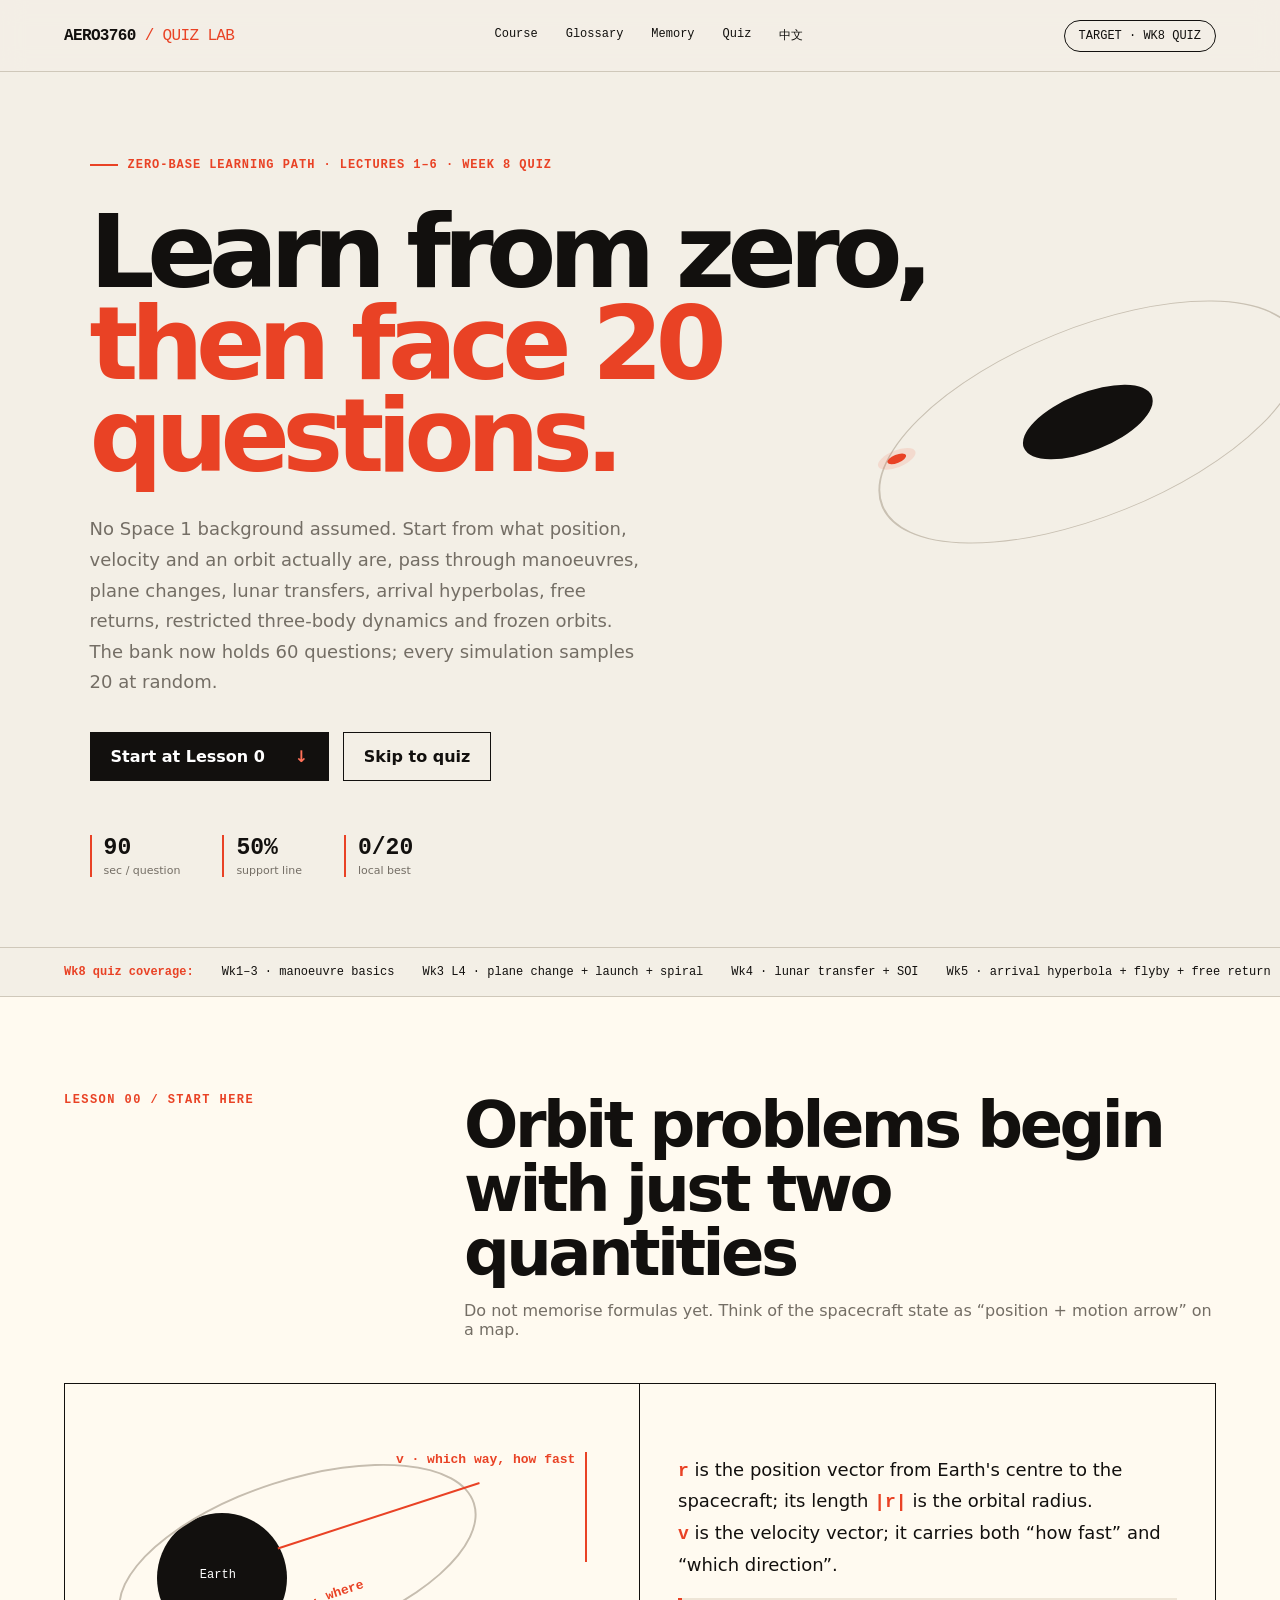
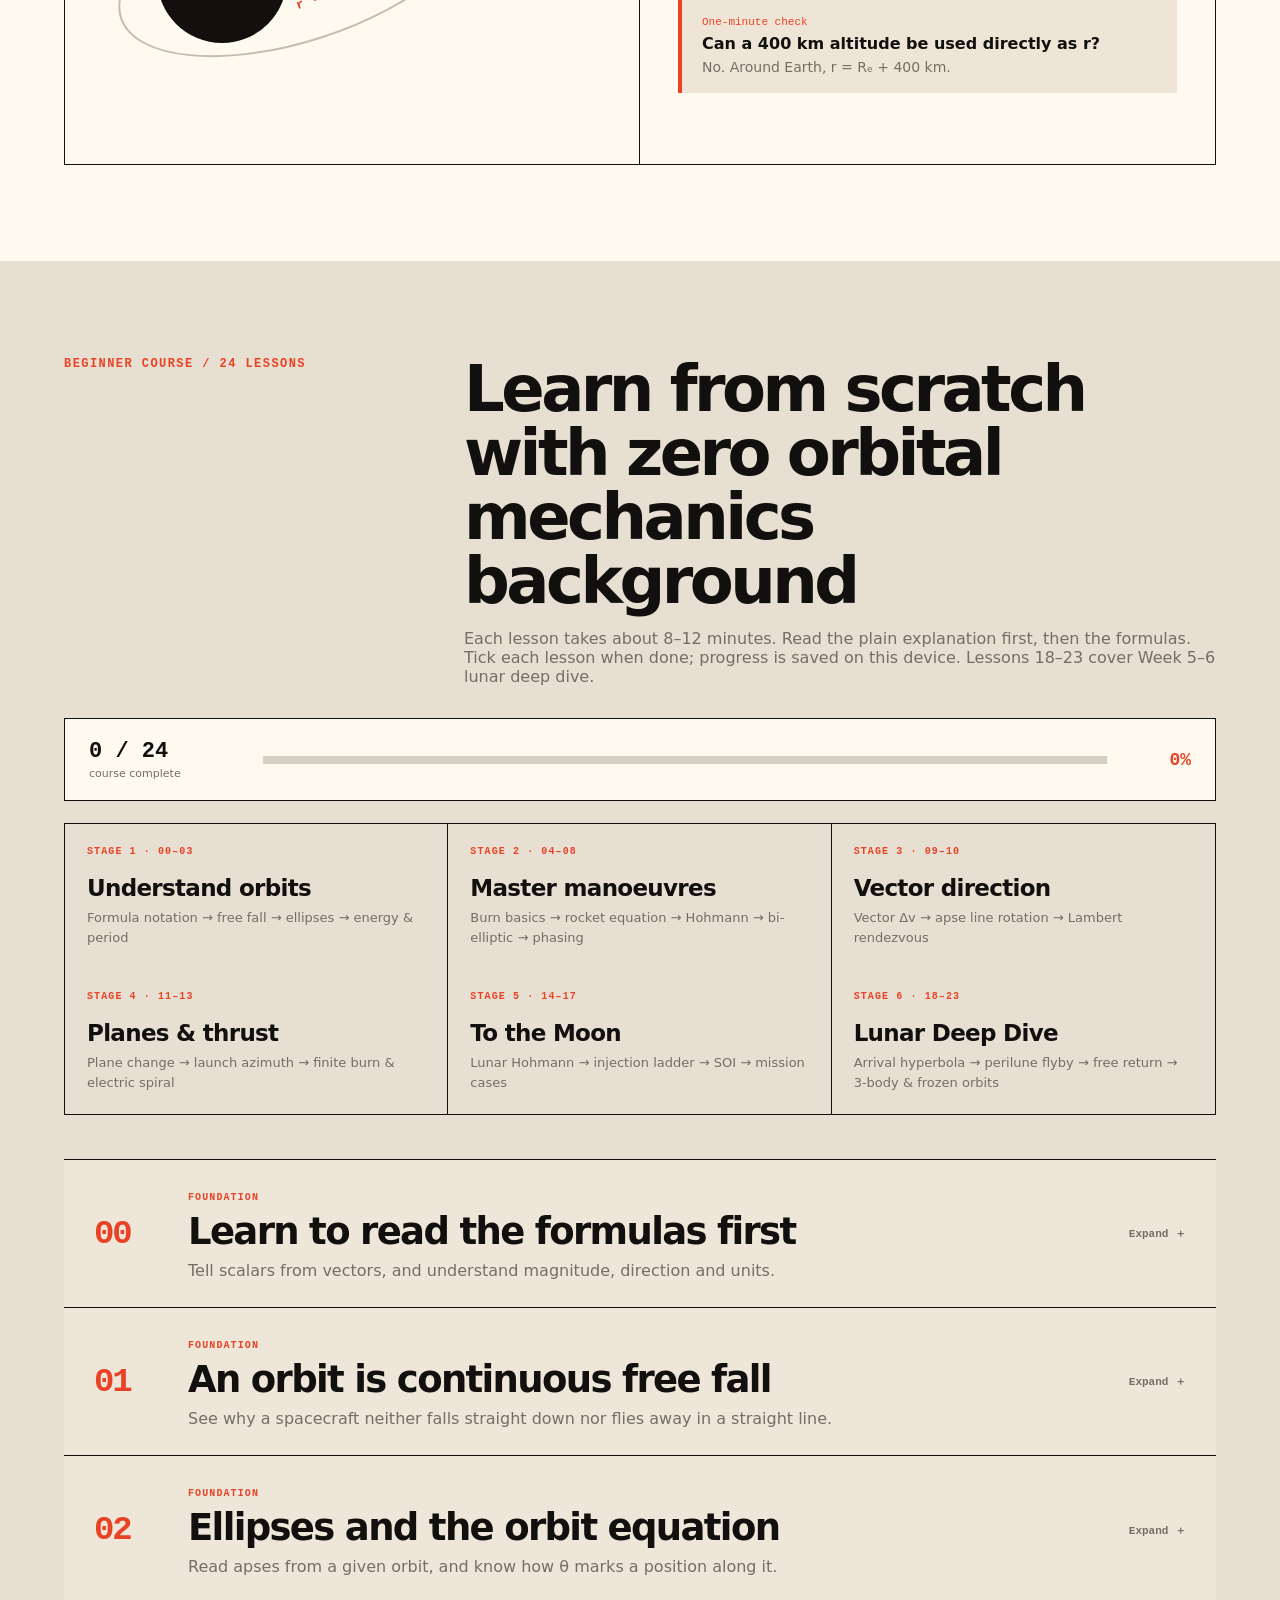
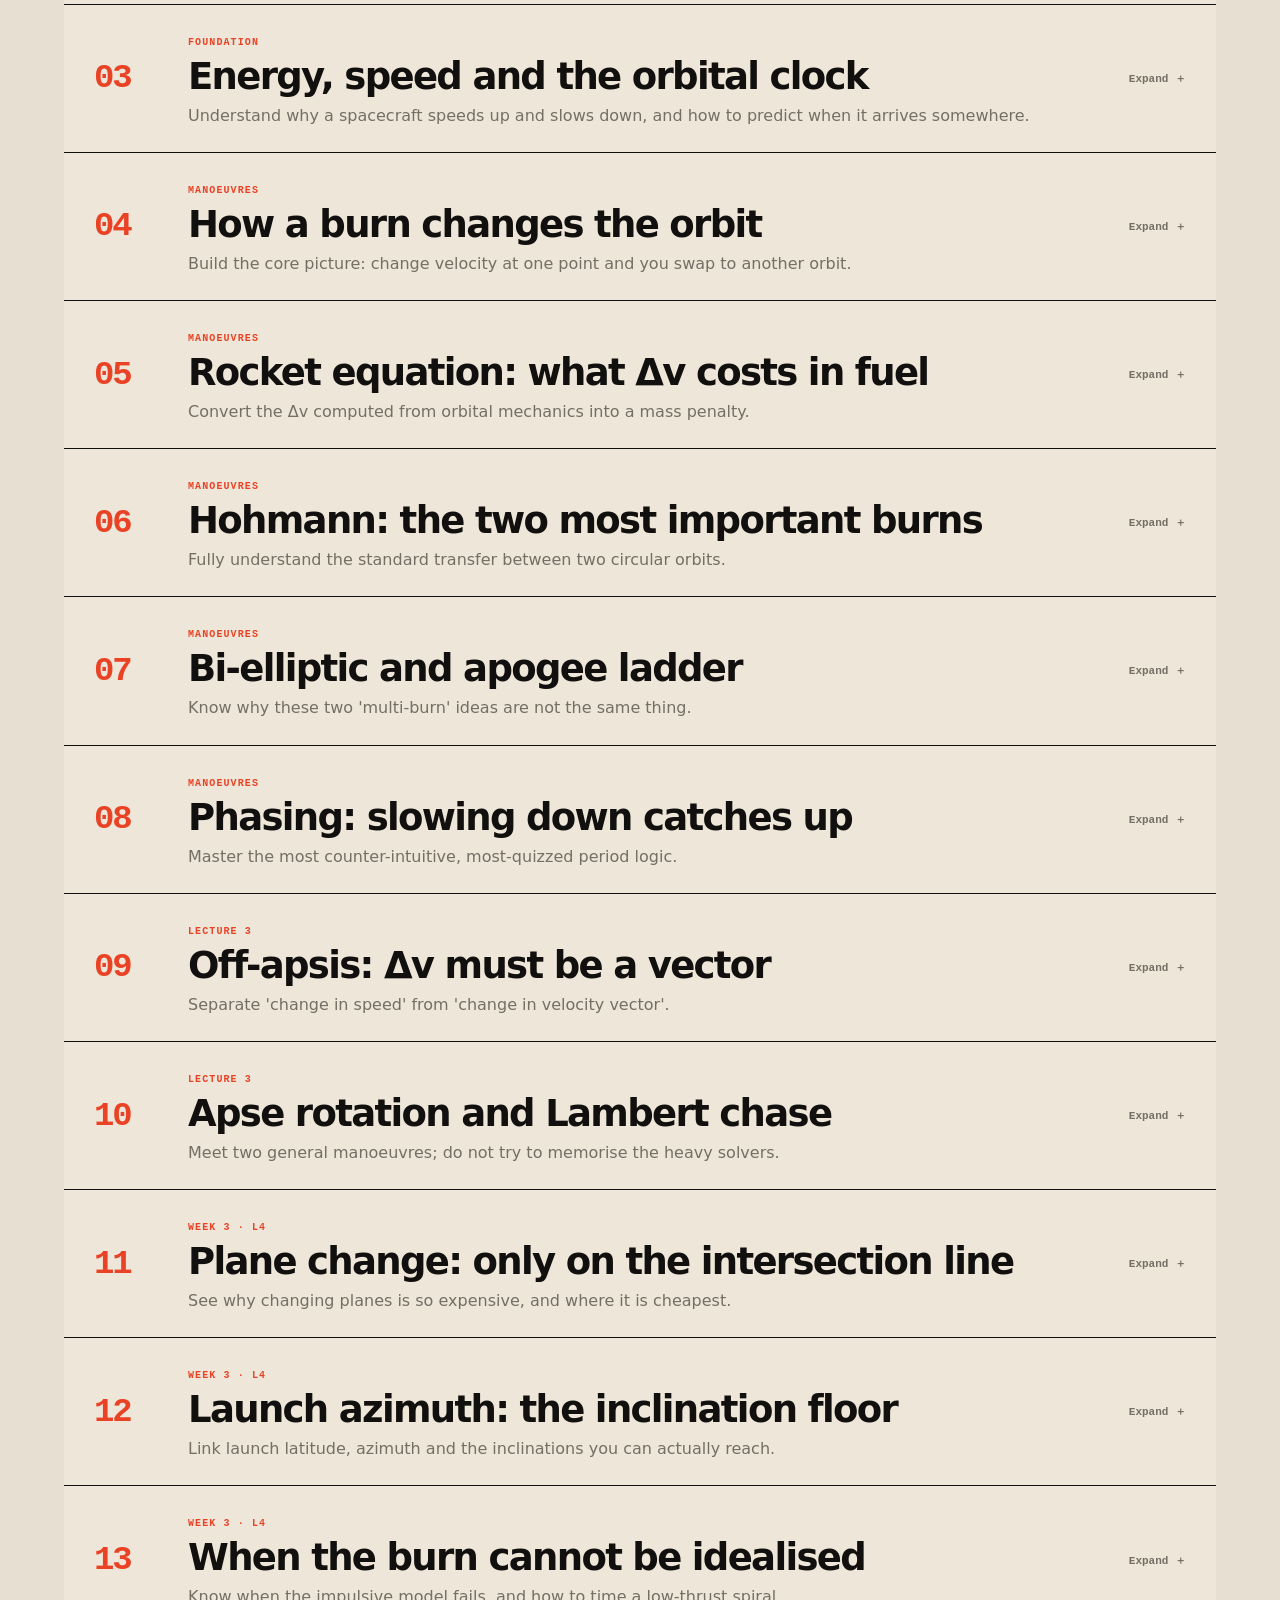
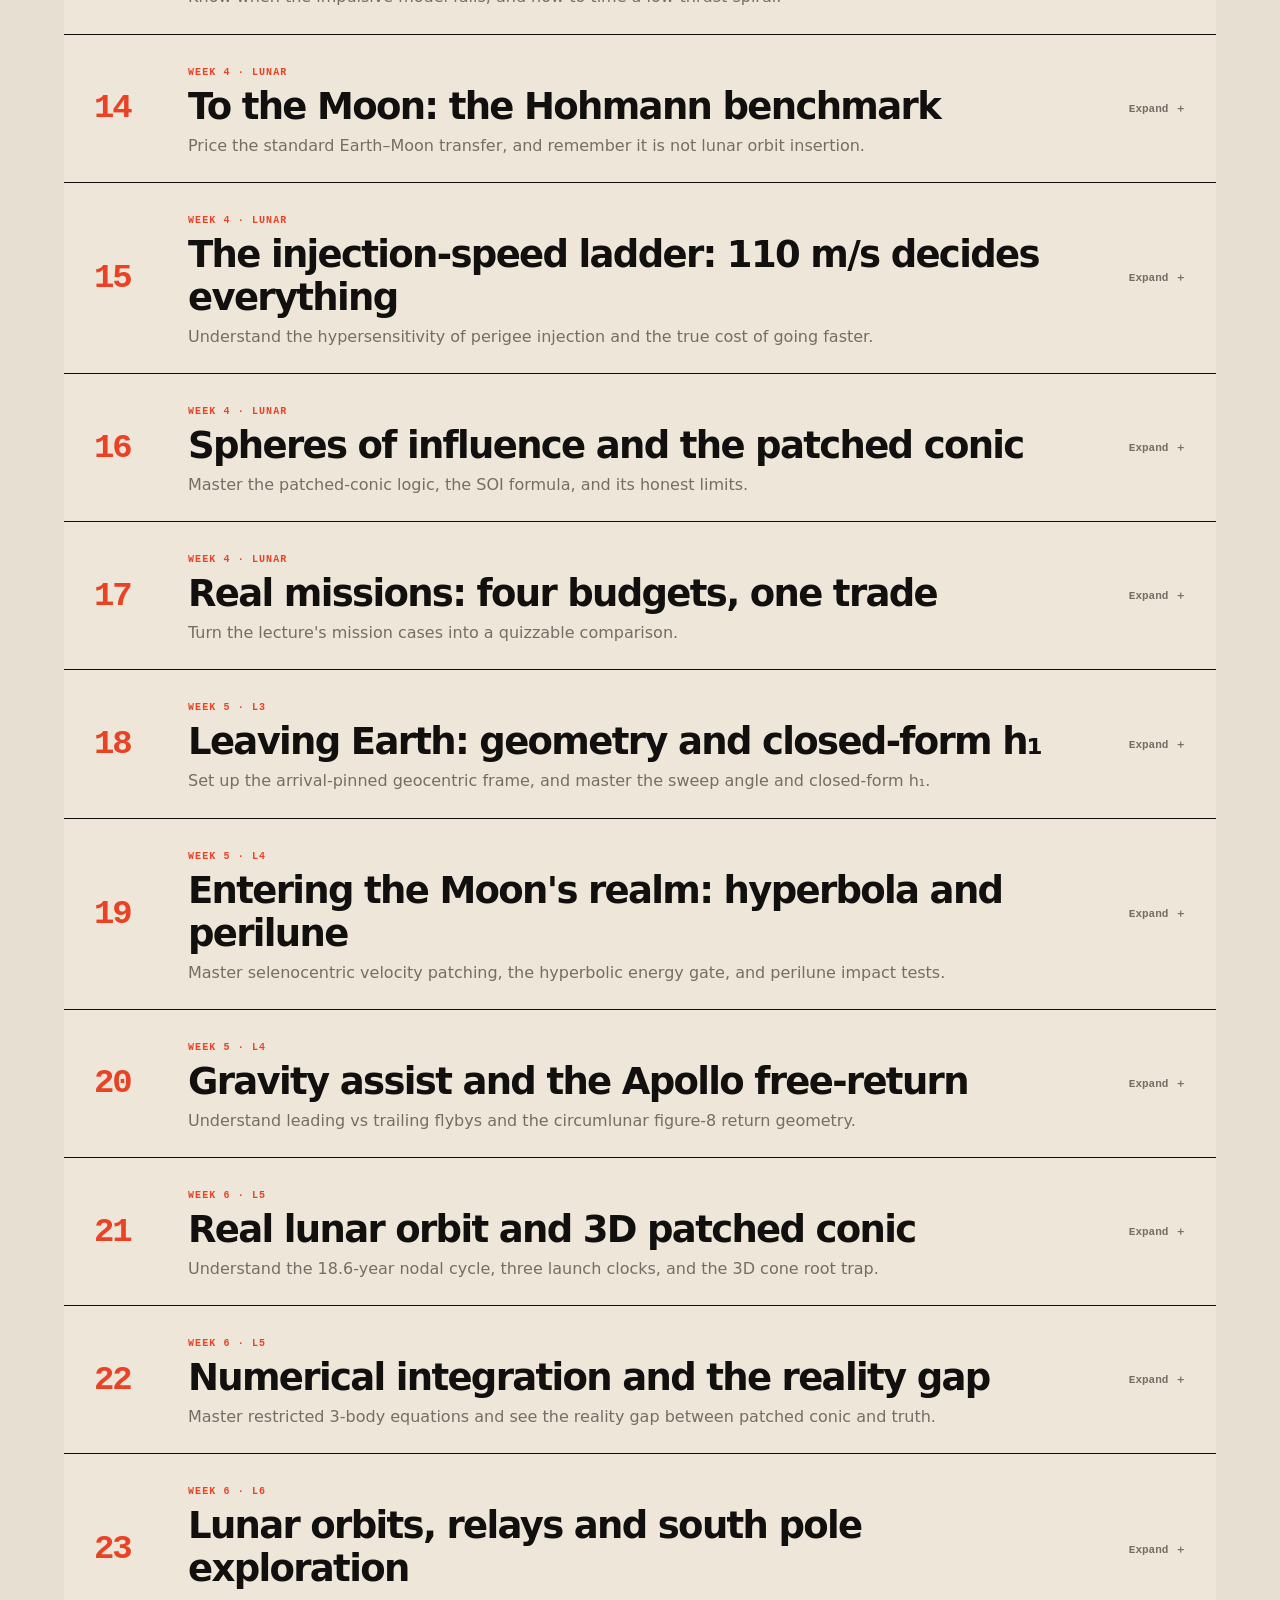
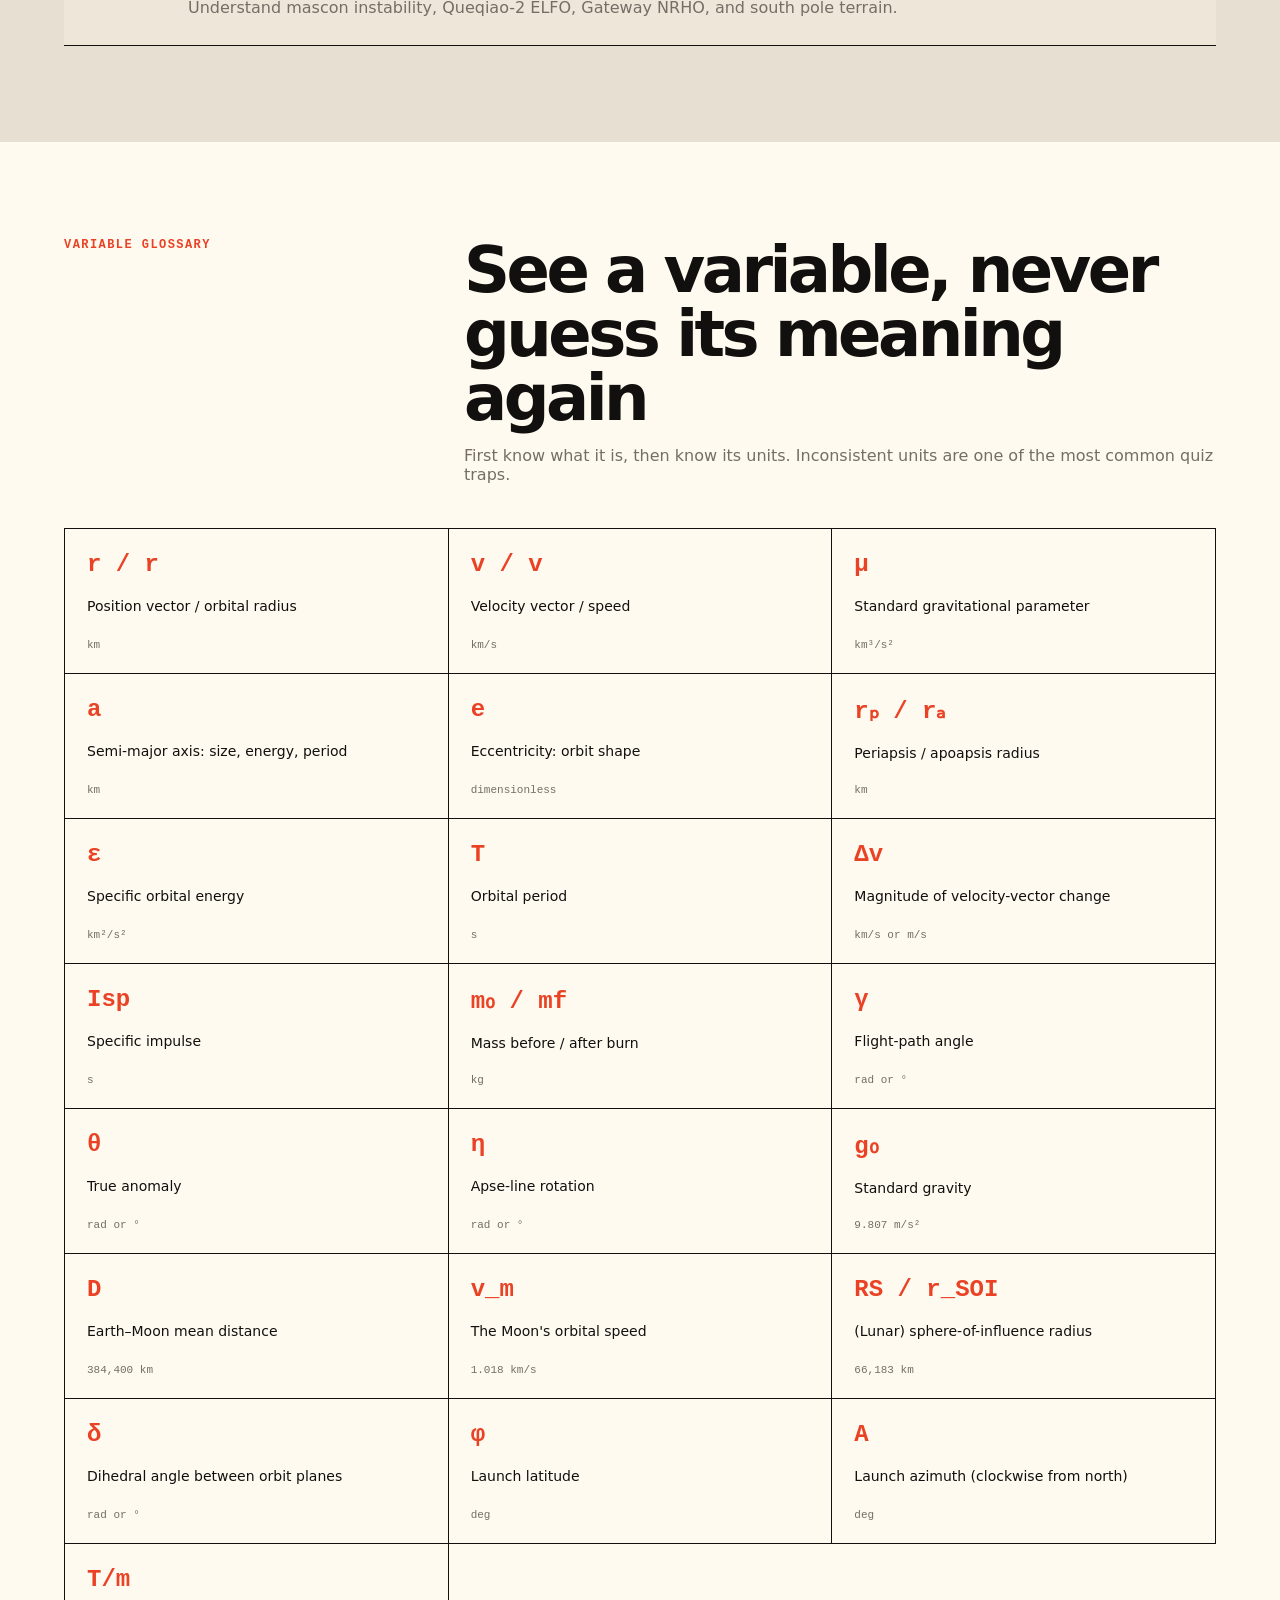
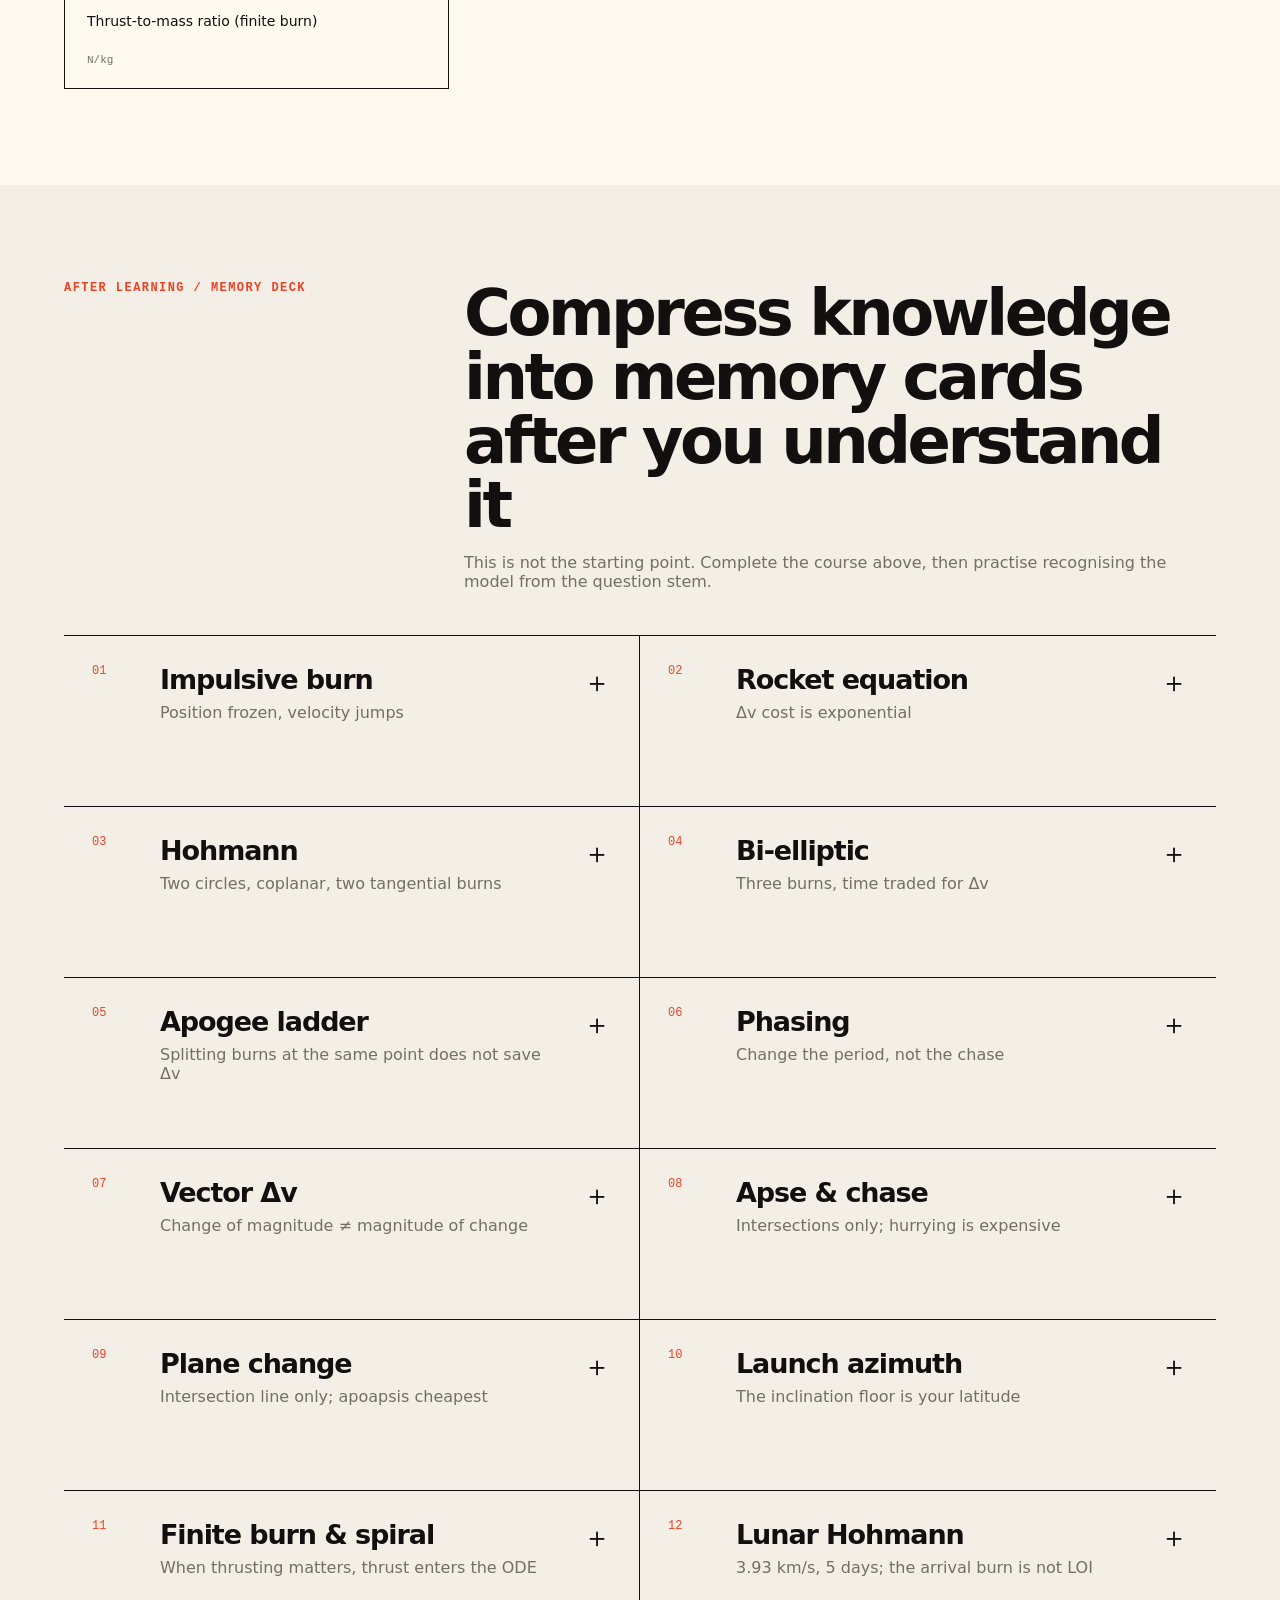
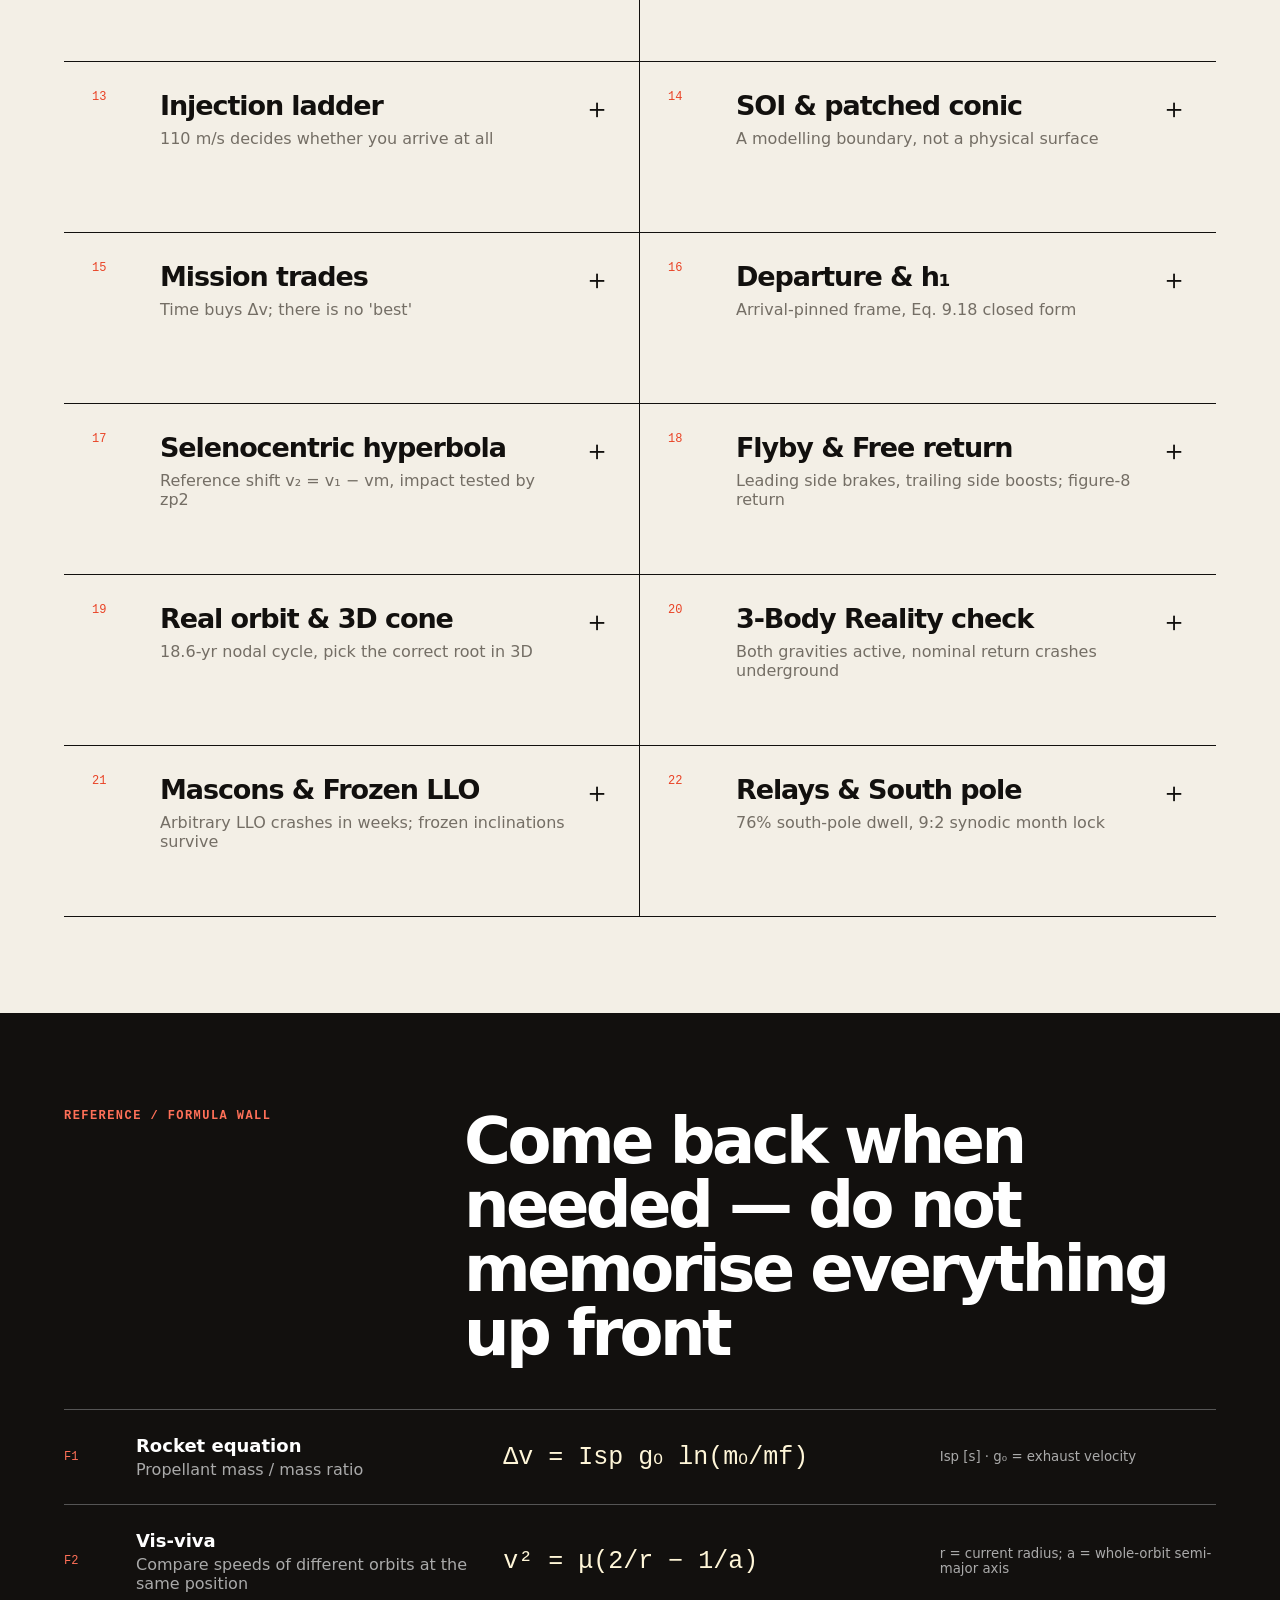
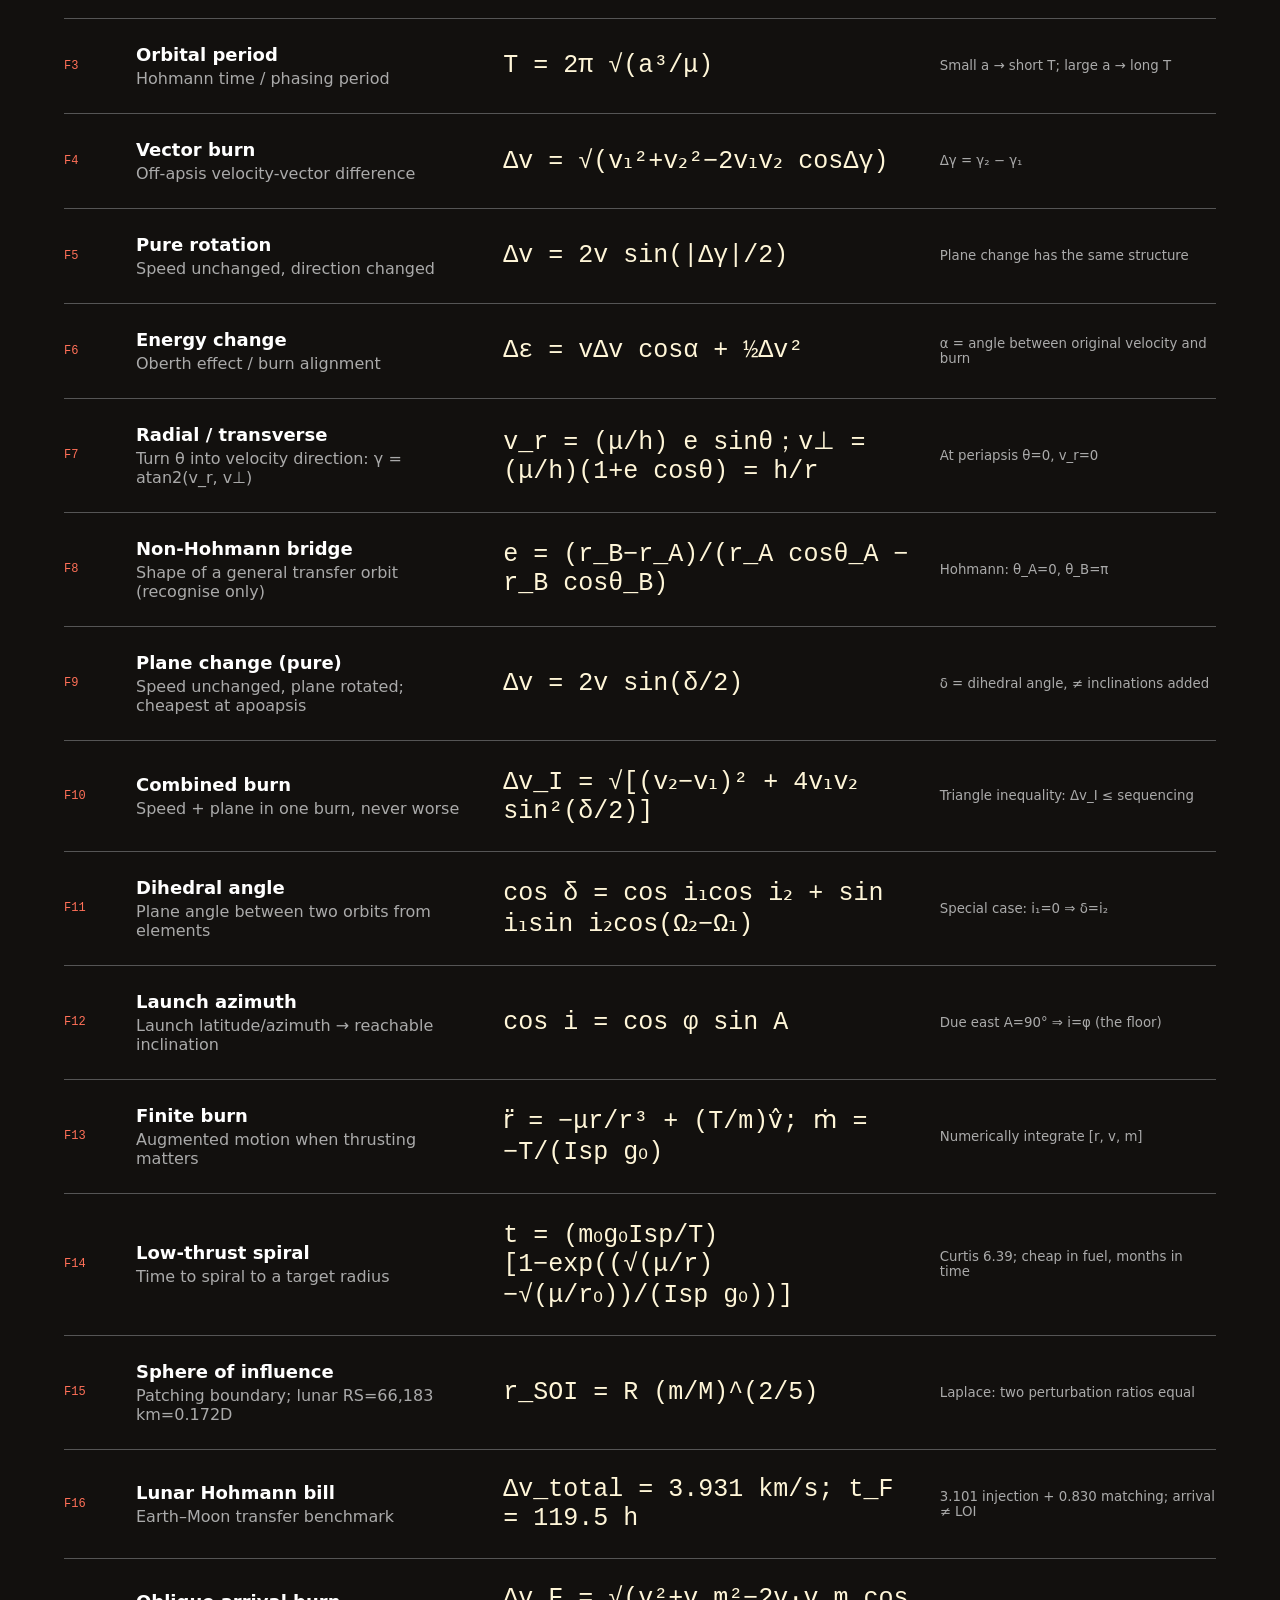
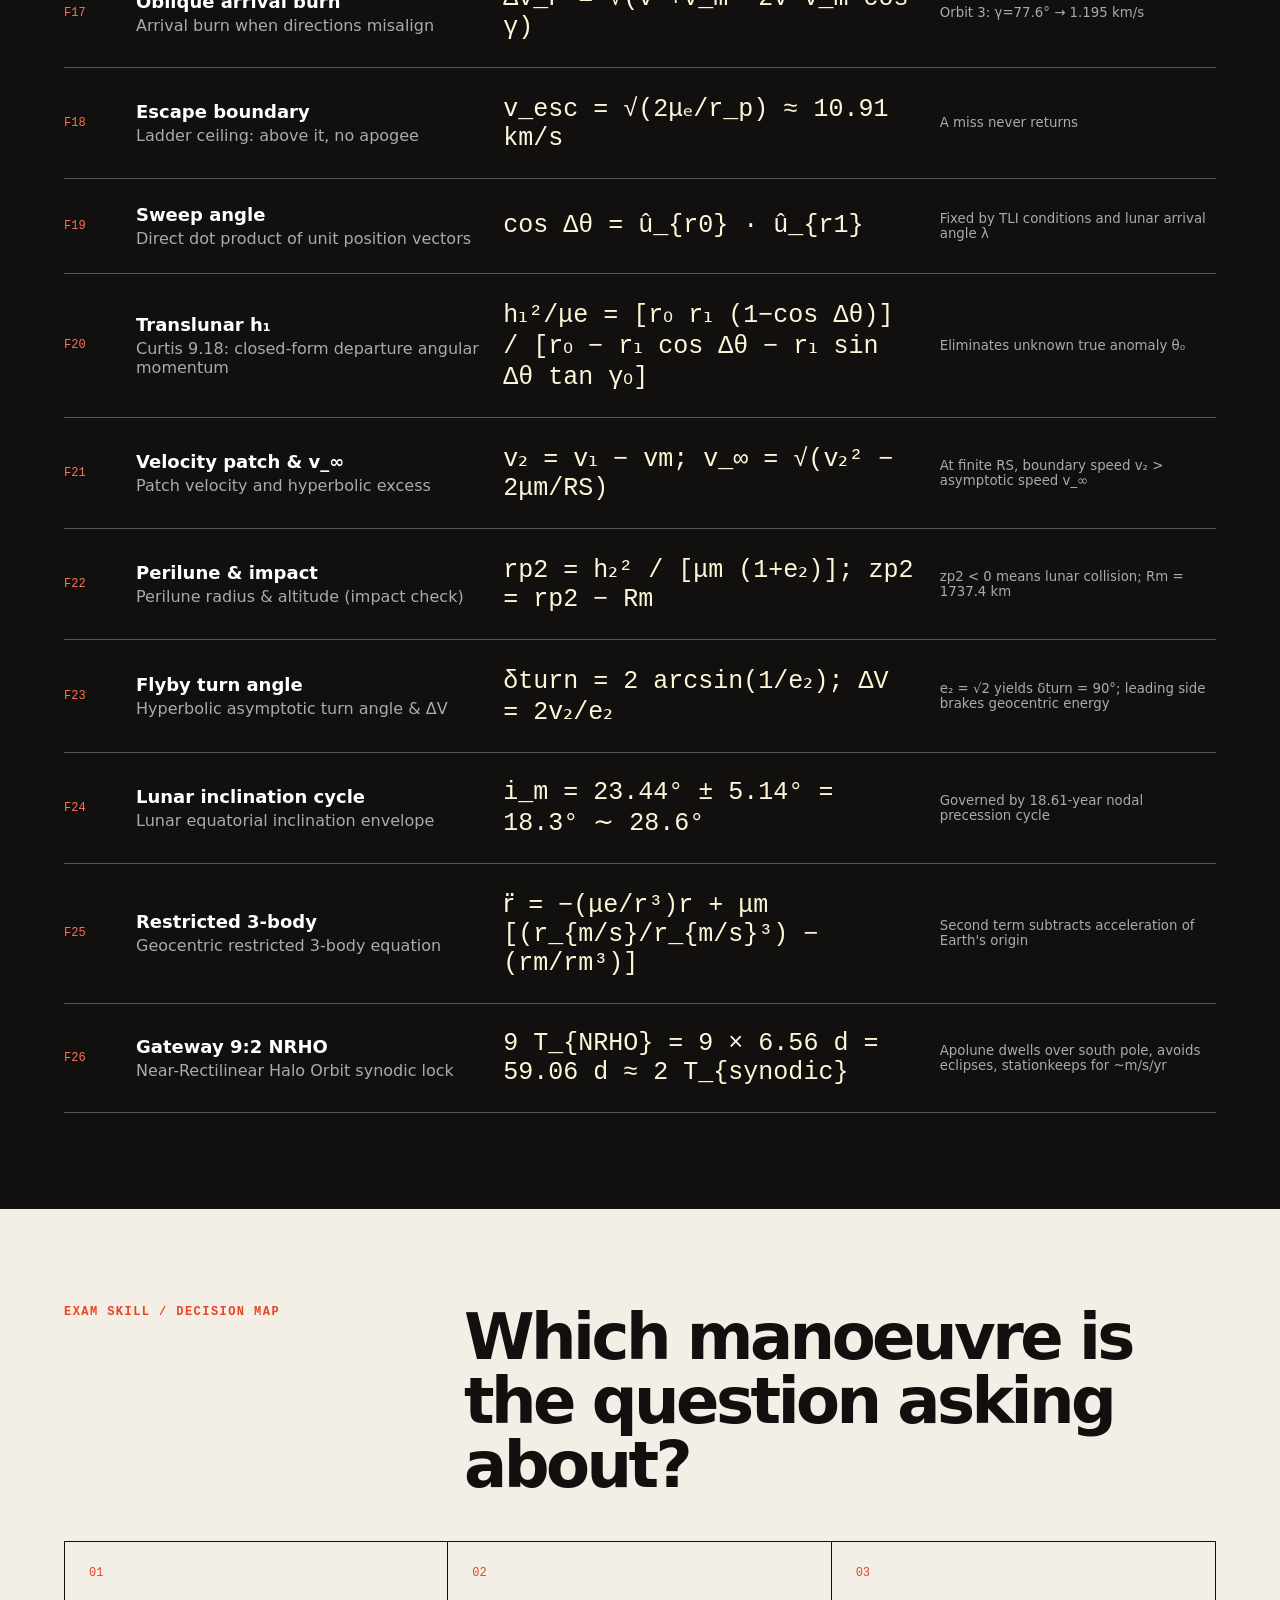
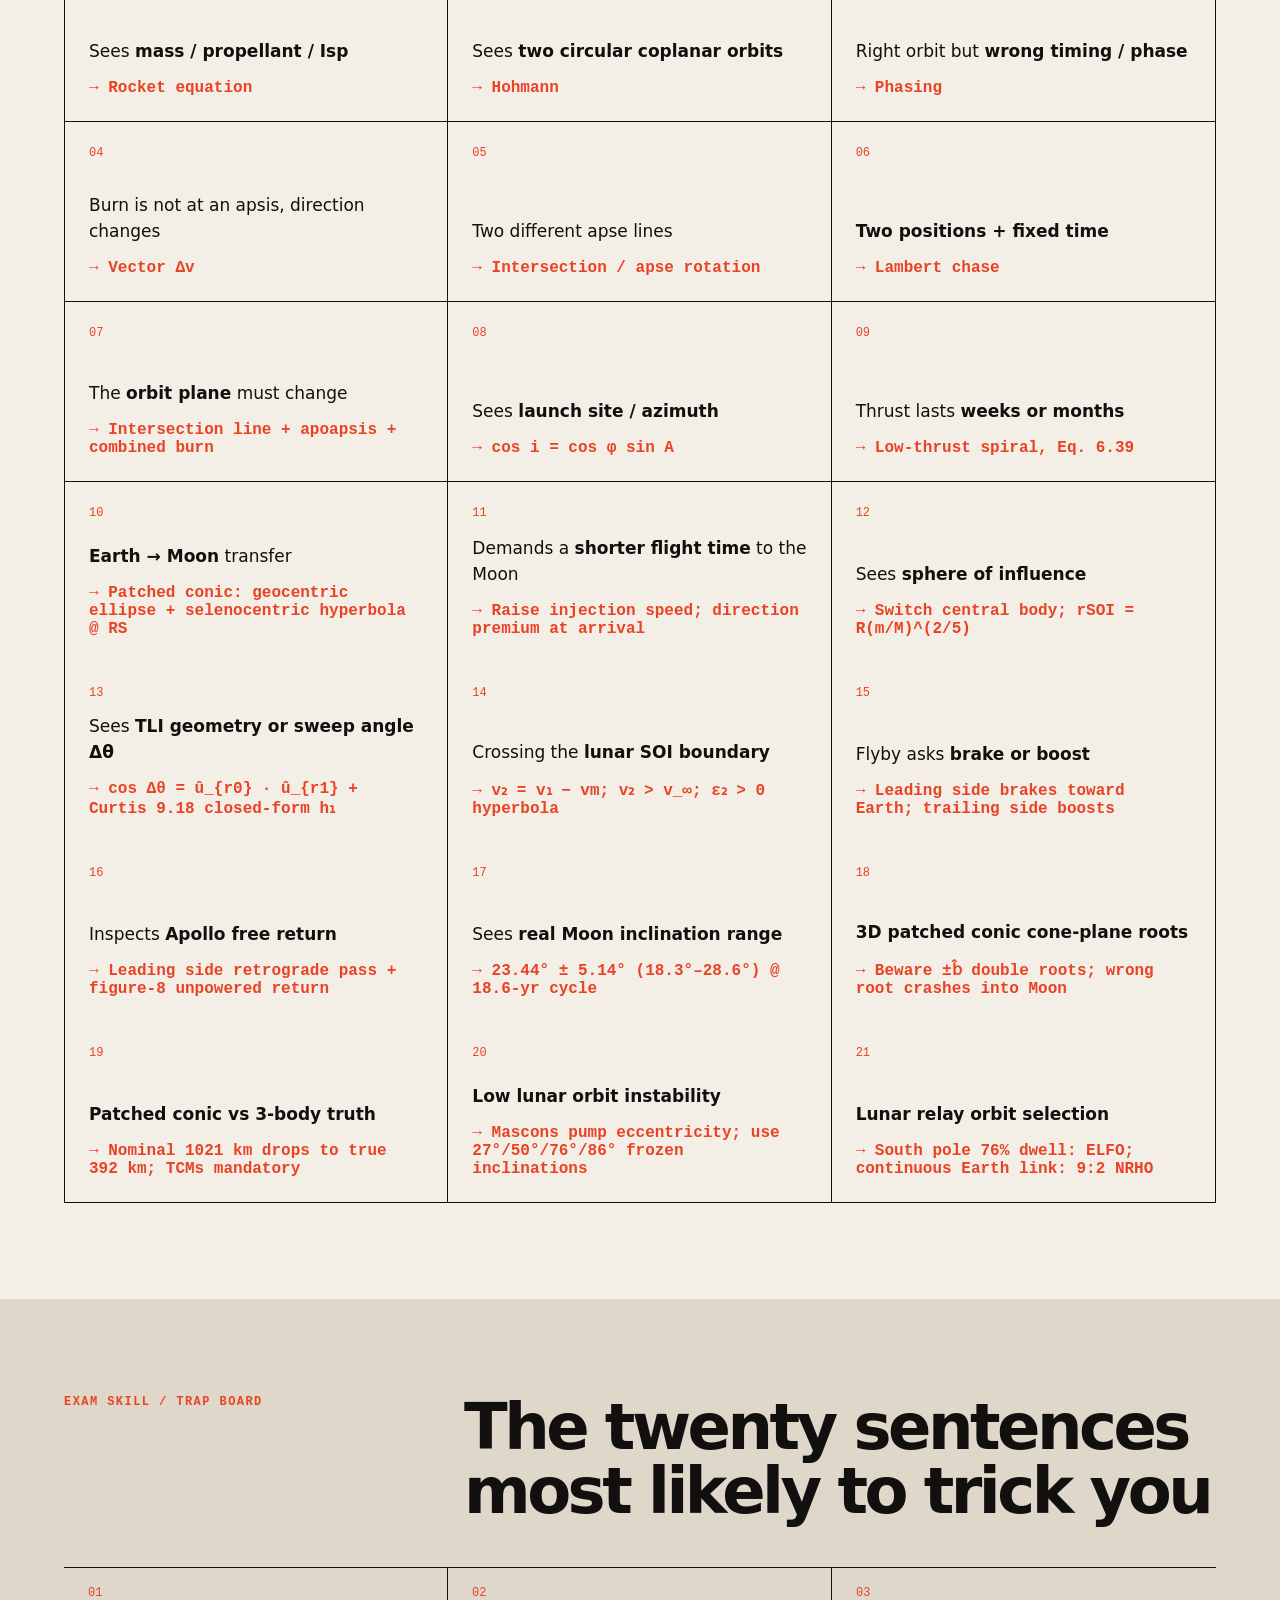
<file: docs/en.html>
﻿<!doctype html><html lang="en"><head><meta charset="utf-8"><meta name="viewport" content="width=device-width, initial-scale=1"><title>AERO3760 Quiz Lab · From Zero to the Week 8 Quiz</title><meta name="description" content="AERO3760 Space Engineering 2 Lectures 1–6: manoeuvres, plane changes, lunar transfers, restricted 3-body problem and frozen lunar orbits. 60-question practice targeting the Week 8 quiz."><style>*,*::before,*::after{box-sizing:border-box}html,body,h1,h2,h3,h4,p,ol,ul,li,figure{margin:0;padding:0}ol,ul{list-style:none}button{background:none;border:none;padding:0}
:root{--font-geist-sans:ui-sans-serif,system-ui,-apple-system,"Segoe UI",sans-serif;--font-geist-mono:ui-monospace,SFMono-Regular,Menlo,Consolas,monospace}:root{--ink:#12100e;--paper:#f3efe6;--red:#e94225;--muted:#746e65;--line:#cfc8ba;--green:#1e7047;--cream:#fffaf0}*{box-sizing:border-box}html{scroll-behavior:smooth}body{margin:0;background:var(--paper);color:var(--ink);font-family:var(--font-geist-sans),"Microsoft YaHei",sans-serif}a{color:inherit;text-decoration:none}button{font:inherit;color:inherit}.topbar{height:72px;display:flex;align-items:center;justify-content:space-between;padding:0 5vw;border-bottom:1px solid var(--line);font-family:var(--font-geist-mono),monospace;position:sticky;top:0;background:rgba(243,239,230,.94);backdrop-filter:blur(12px);z-index:20}.brand{font-weight:800;letter-spacing:-.04em}.brand span{color:var(--red);font-weight:500}.topbar nav{display:flex;gap:28px;font-size:12px}.topbar nav a:hover{color:var(--red)}.exam-chip{border:1px solid var(--ink);border-radius:99px;padding:8px 14px;font-size:12px}.hero{min-height:680px;position:relative;overflow:hidden;padding:86px 7vw 70px;border-bottom:1px solid var(--line)}.eyebrow{color:var(--red);font-family:var(--font-geist-mono),monospace;font-size:12px;font-weight:700;letter-spacing:.08em;display:flex;gap:10px;align-items:center}.eyebrow span{width:28px;height:2px;background:var(--red)}h1{font-size:clamp(58px,8vw,122px);line-height:.9;letter-spacing:-.075em;margin:34px 0 32px;max-width:1000px}h1 em{color:var(--red);font-style:normal}.hero-copy{max-width:560px;color:var(--muted);font-size:18px;line-height:1.7}.hero-actions{display:flex;gap:14px;margin-top:34px}.primary,.secondary,.solid,.ghost{padding:14px 20px;border:1px solid var(--ink);font-weight:700;cursor:pointer;background:transparent}.primary,.solid{background:var(--ink);color:white}.primary span{margin-left:24px;color:#ff7058}.primary:hover,.solid:hover{background:var(--red);border-color:var(--red)}.secondary:hover,.ghost:hover{background:#e6dfd2}.hero-stats{display:flex;gap:42px;margin-top:54px}.hero-stats div{display:flex;flex-direction:column;border-left:2px solid var(--red);padding-left:12px}.hero-stats b{font:800 23px var(--font-geist-mono),monospace}.hero-stats span{font-size:11px;color:var(--muted);margin-top:3px}.orbit-mark{position:absolute;width:450px;height:450px;border:2px solid #c9c1b3;border-radius:50%;right:-35px;top:125px;transform:rotate(-22deg) scaleY(.42)}.orbit-mark i{position:absolute;width:20px;height:20px;border-radius:50%;background:var(--red);left:20px;top:122px;box-shadow:0 0 0 10px rgba(233,66,37,.12)}.orbit-mark b{position:absolute;width:138px;height:138px;border-radius:50%;background:var(--ink);left:152px;top:152px}.scope-strip{display:flex;gap:28px;align-items:center;padding:17px 5vw;border-bottom:1px solid var(--line);font:12px var(--font-geist-mono),monospace;overflow:auto;white-space:nowrap}.scope-strip strong{color:var(--red)}.scope-strip small{margin-left:auto;color:var(--muted)}.section{padding:96px 5vw}.section-heading{display:grid;grid-template-columns:1fr 2fr;column-gap:24px;margin-bottom:44px}.section-heading>p,.quiz-launch>p,.result>p{color:var(--red);font:700 12px var(--font-geist-mono),monospace;letter-spacing:.12em}.section-heading h2,.quiz-launch h2{font-size:clamp(36px,5vw,68px);line-height:1;letter-spacing:-.055em;margin:0}.section-heading>span{grid-column:2;color:var(--muted);margin-top:16px}.memory-grid{display:grid;grid-template-columns:1fr 1fr;border-top:1px solid var(--ink)}.memory-card{border-bottom:1px solid var(--ink)}.memory-card:nth-child(odd){border-right:1px solid var(--ink)}.memory-card summary{list-style:none;min-height:170px;padding:28px;display:grid;grid-template-columns:50px 1fr auto;gap:18px;cursor:pointer}.memory-card summary::-webkit-details-marker{display:none}.memory-card summary>span{font:12px var(--font-geist-mono),monospace;color:var(--red)}.memory-card h3{font-size:27px;letter-spacing:-.04em;margin:0 0 8px}.memory-card summary p{margin:0;color:var(--muted)}.memory-card summary>b{font-size:28px;font-weight:400;transition:.2s}.memory-card[open] summary>b{transform:rotate(45deg);color:var(--red)}.memory-card[open]{background:var(--cream)}.memory-body{padding:0 28px 30px 96px;line-height:1.65}.memory-body p{margin-top:0}.memory-body strong{display:block;color:var(--red);font-size:13px;border-left:2px solid var(--red);padding-left:12px}.formula{background:var(--ink);color:white}.section-heading.light>p{color:#ff7058}.formula-list{border-top:1px solid #555}.formula-row{display:grid;grid-template-columns:50px 1fr minmax(300px,1.2fr) minmax(200px,.8fr);gap:22px;align-items:center;padding:25px 0;border-bottom:1px solid #555}.formula-row>span{color:#ff7058;font:12px var(--font-geist-mono),monospace}.formula-row h3{margin:0 0 4px;font-size:18px}.formula-row p,.formula-row small{margin:0;color:#aaa}.formula-row code{font:500 clamp(17px,2vw,25px) var(--font-geist-mono),monospace;color:#fff6d8}.decision-grid{display:grid;grid-template-columns:repeat(3,1fr);border:1px solid var(--ink)}.decision-grid>div{min-height:180px;padding:24px;border-right:1px solid var(--ink);border-bottom:1px solid var(--ink);display:flex;flex-direction:column}.decision-grid>div:nth-child(3n){border-right:0}.decision-grid>div:nth-child(n+4){border-bottom:0}.decision-grid span{color:var(--red);font:12px var(--font-geist-mono),monospace}.decision-grid p{font-size:17px;line-height:1.55;margin:auto 0 14px}.decision-grid strong{color:var(--red);font-family:var(--font-geist-mono),monospace}.traps{background:#dfd8ca}.traps ol{counter-reset:trap;display:grid;grid-template-columns:repeat(3,1fr);padding:0;margin:0;border-top:1px solid var(--ink);list-style:none}.traps li{counter-increment:trap;min-height:160px;padding:48px 24px 24px;border-right:1px solid var(--ink);border-bottom:1px solid var(--ink);line-height:1.6;position:relative}.traps li:nth-child(3n){border-right:0}.traps li:before{content:"0" counter(trap);position:absolute;top:18px;left:24px;color:var(--red);font:12px var(--font-geist-mono),monospace}.quiz{background:var(--cream);min-height:650px}.quiz-launch{max-width:1000px;margin:auto;text-align:center}.quiz-launch h2{margin:12px 0 48px}.mode-grid{display:grid;grid-template-columns:repeat(3,1fr);gap:18px}.mode-grid button{text-align:left;border:1px solid var(--ink);background:transparent;min-height:200px;padding:28px;cursor:pointer;display:flex;flex-direction:column}.mode-grid button:hover{background:var(--ink);color:white;transform:translateY(-4px)}.mode-grid span{color:var(--red);font:12px var(--font-geist-mono),monospace}.mode-grid b{font-size:28px;margin:auto 0 8px}.mode-grid small{color:var(--muted)}.honor-note{color:var(--muted);font-size:13px;margin-top:26px}.quiz-shell,.result{max-width:980px;margin:auto}.quiz-head{display:flex;justify-content:space-between;align-items:flex-end}.quiz-head>div:first-child{display:flex;flex-direction:column}.quiz-head span{color:var(--red);font:12px var(--font-geist-mono),monospace}.quiz-head b{font:600 20px var(--font-geist-mono),monospace;margin-top:5px}.timer{font:800 30px var(--font-geist-mono),monospace}.timer.urgent{color:var(--red)}.progress{height:4px;background:#ddd3c4;margin:17px 0 50px}.progress i{display:block;height:100%;background:var(--red);transition:.25s}.question-tag{color:var(--red);font:700 11px var(--font-geist-mono),monospace;letter-spacing:.1em}.question-text{font-size:clamp(26px,4vw,45px);line-height:1.2;letter-spacing:-.045em;margin:15px 0 32px;max-width:850px}.options{display:grid;grid-template-columns:1fr 1fr;gap:10px}.options button{min-height:74px;text-align:left;border:1px solid #c6bdaf;background:white;padding:14px 18px;display:flex;align-items:center;gap:15px;cursor:pointer}.options button:hover,.options button.selected{border-color:var(--ink);box-shadow:inset 4px 0 var(--ink)}.options button.correct{border-color:var(--green);background:#e5f2e9;box-shadow:inset 4px 0 var(--green)}.options button.wrong{border-color:var(--red);background:#fde8e3;box-shadow:inset 4px 0 var(--red)}.options button>span{width:31px;height:31px;border:1px solid currentColor;border-radius:50%;display:grid;place-items:center;font:12px var(--font-geist-mono),monospace;flex:0 0 auto}.options p{margin:0}.options button>b{margin-left:auto;font-size:20px}.explanation{margin-top:14px;padding:18px 22px;border-left:4px solid}.explanation.good{background:#e5f2e9;border-color:var(--green)}.explanation.bad{background:#fde8e3;border-color:var(--red)}.explanation p{margin:7px 0}.explanation small{color:var(--red)}.quiz-controls{display:grid;grid-template-columns:1fr auto 1fr;align-items:center;margin-top:26px}.quiz-controls>span{text-align:center;color:var(--muted);font-size:12px}.quiz-controls .solid{justify-self:end}.quiz-controls .ghost{justify-self:start}.quiz-controls button:disabled{opacity:.35;cursor:not-allowed}.question-dots{display:flex;flex-wrap:wrap;gap:5px;border-top:1px solid var(--line);margin-top:30px;padding-top:20px}.question-dots button{width:34px;height:34px;border:1px solid var(--line);background:transparent;cursor:pointer;font:11px var(--font-geist-mono),monospace}.question-dots button.done{background:#ddd3c4}.question-dots button.active{border-color:var(--red);color:var(--red)}.score-line{display:grid;grid-template-columns:180px 1fr;align-items:center;gap:38px;margin:28px 0 50px}.score-ring{width:170px;height:170px;border:3px solid var(--red);border-radius:50%;display:flex;align-items:baseline;justify-content:center;padding-top:52px}.score-ring strong{font:800 58px var(--font-geist-mono),monospace}.score-ring span{font:14px var(--font-geist-mono),monospace}.score-line h2{font-size:clamp(30px,4vw,52px);letter-spacing:-.05em;margin:0 0 10px}.score-line p{color:var(--muted)}.review{border-top:1px solid var(--ink)}.review>h3{font-size:22px;margin:28px 0}.review article{display:grid;grid-template-columns:160px 1fr 1fr;gap:20px;padding:22px 0;border-top:1px solid var(--line)}.review article>span{color:var(--red);font:11px var(--font-geist-mono),monospace}.review h4{margin:0;font-size:17px}.review article p{margin:0;line-height:1.55}.review article small{grid-column:3;color:var(--muted)}.perfect{padding:30px;border:1px solid var(--green);background:#e5f2e9}.result-actions{display:flex;gap:10px;margin-top:34px;flex-wrap:wrap}footer{background:var(--red);color:white;padding:28px 5vw;display:flex;justify-content:space-between;align-items:center}footer div{display:flex;gap:18px}footer span,footer p{font-size:12px;margin:0;opacity:.8}
@media(max-width:850px){.topbar nav{display:none}.hero{min-height:650px;padding-top:68px}.orbit-mark{opacity:.2;right:-240px}.scope-strip small{display:none}.section-heading{grid-template-columns:1fr}.section-heading h2,.section-heading>span{grid-column:1}.section-heading>p{margin-bottom:16px}.formula-row{grid-template-columns:35px 1fr}.formula-row code,.formula-row small{grid-column:2}.decision-grid,.traps ol{grid-template-columns:1fr 1fr}.decision-grid>div:nth-child(3n),.traps li:nth-child(3n){border-right:1px solid var(--ink)}.decision-grid>div:nth-child(2n),.traps li:nth-child(2n){border-right:0}.decision-grid>div:nth-child(4){border-bottom:1px solid var(--ink)}.review article{grid-template-columns:120px 1fr}.review article p,.review article small{grid-column:2}}
@media(max-width:580px){.topbar{padding:0 20px}.brand span{display:none}.exam-chip{font-size:10px}.hero{padding:54px 24px;min-height:620px}.hero-actions{flex-direction:column;align-items:flex-start}.hero-stats{gap:20px}.hero-stats b{font-size:18px}.scope-strip{padding-left:24px}.section{padding:72px 24px}.memory-grid,.mode-grid,.options,.decision-grid,.traps ol{grid-template-columns:1fr}.memory-card:nth-child(odd){border-right:0}.formula-row{grid-template-columns:28px 1fr}.formula-row code{font-size:15px}.decision-grid>div,.decision-grid>div:nth-child(3n),.traps li,.traps li:nth-child(3n){border-right:0;border-bottom:1px solid var(--ink)}.decision-grid>div:last-child{border-bottom:0}.quiz-controls{grid-template-columns:1fr 1fr}.quiz-controls>span{display:none}.score-line{grid-template-columns:1fr}.score-ring{width:130px;height:130px;padding-top:40px}.score-ring strong{font-size:42px}.review article{grid-template-columns:1fr}.review article p,.review article small{grid-column:1}footer{align-items:flex-start;gap:20px;flex-direction:column}}

.start-here-preview{background:#fffaf0}.first-lesson-grid{display:grid;grid-template-columns:1fr 1fr;border:1px solid var(--ink);min-height:380px}.state-visual{position:relative;overflow:hidden;border-right:1px solid var(--ink);min-height:380px}.state-visual i{position:absolute;width:130px;height:130px;border-radius:50%;background:var(--ink);left:16%;top:34%}.state-visual>b{position:absolute;color:white;left:calc(16% + 43px);top:calc(34% + 55px);font:12px var(--font-geist-mono),monospace}.state-visual:after{content:"";position:absolute;width:65%;height:43%;border:2px solid #c6bdaf;border-radius:50%;left:8%;top:25%;transform:rotate(-18deg)}.r-arrow,.v-arrow{position:absolute;z-index:2;color:var(--red);font:700 13px var(--font-geist-mono),monospace}.r-arrow{left:38%;top:34%;padding-top:52px;border-top:2px solid var(--red);width:37%;transform:rotate(-18deg)}.v-arrow{right:9%;top:18%;height:110px;border-right:2px solid var(--red);padding-right:10px}.first-lesson-copy{padding:38px;display:flex;flex-direction:column;justify-content:center}.first-lesson-copy>p{font-size:18px;line-height:1.7}.first-lesson-copy>p strong{color:var(--red);font-family:var(--font-geist-mono),monospace}.beginner-check{margin-top:18px;border-left:4px solid var(--red);background:#eee5d6;padding:18px 20px;display:flex;flex-direction:column;gap:6px}.beginner-check small{color:var(--red);font:11px var(--font-geist-mono),monospace}.beginner-check span{color:var(--muted);font-size:14px}
@media(max-width:580px){.first-lesson-grid{grid-template-columns:1fr}.state-visual{border-right:0;border-bottom:1px solid var(--ink);min-height:300px}}

.course{background:#e7dfd1}.course-heading{margin-bottom:32px}.learning-progress{display:grid;grid-template-columns:150px 1fr 60px;gap:24px;align-items:center;border:1px solid var(--ink);background:var(--cream);padding:20px 24px;margin-bottom:22px}.learning-progress>div:first-child{display:flex;flex-direction:column}.learning-progress strong{font:800 22px var(--font-geist-mono),monospace}.learning-progress span{font-size:11px;color:var(--muted);margin-top:3px}.learning-progress-track{height:8px;background:#d8d0c2;overflow:hidden}.learning-progress-track i{display:block;height:100%;background:var(--red);transition:width .35s ease}.learning-progress>b{text-align:right;color:var(--red);font:800 18px var(--font-geist-mono),monospace}.roadmap{display:grid;grid-template-columns:repeat(3,1fr);border:1px solid var(--ink);margin-bottom:44px}.roadmap article{min-height:145px;padding:22px;border-right:1px solid var(--ink);display:flex;flex-direction:column}.roadmap article:last-child{border-right:0}.roadmap span,.plain-language>span,.lesson-formulas>span,.lesson-terms>span,.worked-example>span{color:var(--red);font:700 10px var(--font-geist-mono),monospace;letter-spacing:.11em;text-transform:uppercase}.roadmap b{font-size:23px;margin:18px 0 6px;letter-spacing:-.03em}.roadmap p{font-size:13px;line-height:1.5;color:var(--muted);margin:auto 0 0}.lesson-stack{border-top:1px solid var(--ink)}.lesson-module{border-bottom:1px solid var(--ink);background:rgba(255,250,240,.25);transition:background .2s}.lesson-module[open]{background:var(--cream)}.lesson-module.complete{box-shadow:inset 4px 0 var(--green)}.lesson-module>summary{list-style:none;display:grid;grid-template-columns:72px 1fr auto;gap:22px;align-items:center;min-height:146px;padding:25px 30px;cursor:pointer}.lesson-module>summary::-webkit-details-marker{display:none}.lesson-number{color:var(--red);font:800 34px var(--font-geist-mono),monospace;letter-spacing:-.06em}.lesson-module summary small{color:var(--red);font:700 10px var(--font-geist-mono),monospace;letter-spacing:.11em}.lesson-module summary h3{font-size:clamp(24px,3vw,37px);letter-spacing:-.045em;margin:6px 0}.lesson-module summary p{margin:0;color:var(--muted);line-height:1.45}.lesson-status{min-width:110px;text-align:right;color:var(--muted);font:700 11px var(--font-geist-mono),monospace}.lesson-module.complete .lesson-status{color:var(--green)}.lesson-content{display:grid;grid-template-columns:1.1fr .9fr;gap:16px;padding:0 30px 36px 124px}.lesson-content>div,.lesson-formulas,.lesson-terms,.worked-example,.checkpoint{border:1px solid var(--line);background:white;padding:22px}.plain-language{grid-column:1/-1}.plain-language p{font-size:16px;line-height:1.75;margin:13px 0 0}.lesson-formulas{background:var(--ink);color:white}.lesson-formulas article{padding:16px 0;border-bottom:1px solid #4b4844}.lesson-formulas article:last-child{border-bottom:0;padding-bottom:0}.lesson-formulas code{display:block;color:#fff1c8;font:600 clamp(15px,2vw,21px) var(--font-geist-mono),monospace;overflow-wrap:anywhere}.lesson-formulas p{color:#bbb;margin:7px 0 0;font-size:13px;line-height:1.5}.lesson-terms>div{display:grid;grid-template-columns:1fr 1fr;gap:10px;margin-top:14px}.lesson-terms article{border-top:1px solid var(--line);padding-top:10px}.lesson-terms code{color:var(--red);font:700 15px var(--font-geist-mono),monospace}.lesson-terms p{font-size:12px;line-height:1.45;color:var(--muted);margin:5px 0}.worked-example{grid-column:1/-1;border-left:4px solid var(--red)!important;background:#f6e9df!important}.worked-example p{font-size:15px;line-height:1.65;margin:9px 0 0}.checkpoint{grid-column:1/-1;padding:0!important;border-color:var(--ink)!important}.checkpoint summary{cursor:pointer;list-style:none;padding:18px 22px;font-weight:700;line-height:1.5}.checkpoint summary:before{content:"?";display:inline-grid;place-items:center;width:26px;height:26px;border-radius:50%;background:var(--red);color:white;margin-right:12px;font:700 12px var(--font-geist-mono),monospace}.checkpoint summary::-webkit-details-marker{display:none}.checkpoint[open] summary{border-bottom:1px solid var(--ink)}.checkpoint p{margin:0;padding:18px 60px;line-height:1.65;background:#e7f1e9;color:var(--green);font-weight:600}.lesson-complete{grid-column:1/-1;justify-self:start;border:1px solid var(--ink);background:var(--ink);color:white;padding:13px 18px;font-weight:700;cursor:pointer}.lesson-complete:hover{background:var(--red);border-color:var(--red)}.lesson-complete.done{background:var(--green);border-color:var(--green)}.glossary{background:var(--cream)}.glossary-grid{display:grid;grid-template-columns:repeat(3,1fr);border-top:1px solid var(--ink);border-left:1px solid var(--ink)}.glossary-grid article{min-height:145px;padding:22px;border-right:1px solid var(--ink);border-bottom:1px solid var(--ink);display:flex;flex-direction:column}.glossary-grid code{color:var(--red);font:800 24px var(--font-geist-mono),monospace}.glossary-grid p{font-size:14px;line-height:1.5;margin:18px 0 10px}.glossary-grid span{margin-top:auto;color:var(--muted);font:11px var(--font-geist-mono),monospace}
@media(max-width:850px){.roadmap{grid-template-columns:1fr}.roadmap article{min-height:115px;border-right:0;border-bottom:1px solid var(--ink)}.roadmap article:last-child{border-bottom:0}.lesson-content{padding-left:30px}.glossary-grid{grid-template-columns:1fr 1fr}}
@media(max-width:580px){.learning-progress{grid-template-columns:1fr auto;gap:13px}.learning-progress-track{grid-column:1/-1;grid-row:2}.learning-progress>b{grid-column:2;grid-row:1}.lesson-module>summary{grid-template-columns:48px 1fr;padding:22px 14px;gap:12px}.lesson-number{font-size:25px}.lesson-status{grid-column:2;text-align:left;margin-top:7px}.lesson-content{grid-template-columns:1fr;padding:0 14px 28px 62px}.lesson-content>*{grid-column:1!important}.lesson-terms>div{grid-template-columns:1fr}.checkpoint p{padding:17px 22px}.glossary-grid{grid-template-columns:1fr}.glossary-grid article{min-height:120px}}

.lesson-content .lesson-formulas{background:var(--ink)!important;color:white}.decision-grid>div:nth-child(n+4){border-bottom:1px solid var(--ink)}.decision-grid>div:nth-child(n+10){border-bottom:0}.roadmap article:nth-child(3n){border-right:0}@media(max-width:850px){.decision-grid>div:nth-child(n+11){border-bottom:0}.decision-grid>div:nth-child(2n+11){border-right:1px solid var(--ink)}}</style></head><body><main><header class="topbar"><a class="brand" href="#top">AERO3760 <span>/ QUIZ LAB</span></a><nav aria-label="Page navigation"><a href="#learn">Course</a><a href="#glossary">Glossary</a><a href="#memory">Memory</a><a href="#quiz">Quiz</a><a href="index.html">中文</a></nav><div class="exam-chip">TARGET · WK8 QUIZ</div></header><section class="hero" id="top"><div class="eyebrow"><span></span> ZERO-BASE LEARNING PATH · LECTURES 1–6 · WEEK 8 QUIZ</div><h1>Learn from zero,<br/><em>then face 20 questions.</em></h1><p class="hero-copy">No Space 1 background assumed. Start from what position, velocity and an orbit actually are, pass through manoeuvres, plane changes, lunar transfers, arrival hyperbolas, free returns, restricted three-body dynamics and frozen orbits. The bank now holds 60 questions; every simulation samples 20 at random.</p><div class="hero-actions"><a class="primary" href="#start-here">Start at Lesson 0 <span>↓</span></a><a class="secondary" href="#quiz">Skip to quiz</a></div><div class="hero-stats"><div><b>90</b><span>sec / question</span></div><div><b>50%</b><span>support line</span></div><div><b>0<!-- -->/20</b><span>local best</span></div></div><div class="orbit-mark" aria-hidden="true"><i></i><b></b></div></section><section class="scope-strip"><strong>Wk8 quiz coverage:</strong><span>Wk1–3 · manoeuvre basics</span><span>Wk3 L4 · plane change + launch + spiral</span><span>Wk4 · lunar transfer + SOI</span><span>Wk5 · arrival hyperbola + flyby + free return</span><span>Wk6 · restricted 3-body + frozen orbits + south pole</span><small>Complete coverage of Lectures 1–6 and Curtis Chapters 8 &amp; 9</small></section><section class="start-here-preview section" id="start-here"><div class="section-heading"><p>LESSON 00 / START HERE</p><h2>Orbit problems begin with just two quantities</h2><span>Do not memorise formulas yet. Think of the spacecraft state as “position + motion arrow” on a map.</span></div><div class="first-lesson-grid"><div class="state-visual" aria-label="Position and velocity vectors"><i></i><b>Earth</b><span class="r-arrow">r · where</span><span class="v-arrow">v · which way, how fast</span></div><div class="first-lesson-copy"><p><strong>r</strong> is the position vector from Earth&#x27;s centre to the spacecraft; its length <strong>|r|</strong> is the orbital radius.</p><p><strong>v</strong> is the velocity vector; it carries both “how fast” and “which direction”.</p><div class="beginner-check"><small>One-minute check</small><b>Can a 400 km altitude be used directly as r?</b><span>No. Around Earth, r = Rₑ + 400 km.</span></div></div></div></section><section class="course section" id="learn"><div class="section-heading course-heading"><p>BEGINNER COURSE / 24 LESSONS</p><h2>Learn from scratch with zero orbital mechanics background</h2><span>Each lesson takes about 8–12 minutes. Read the plain explanation first, then the formulas. Tick each lesson when done; progress is saved on this device. Lessons 18–23 cover Week 5–6 lunar deep dive.</span></div><div class="learning-progress" aria-label="0 of 24 lessons completed"><div><strong>0<!-- --> / <!-- -->24</strong><span>course complete</span></div><div class="learning-progress-track"><i style="width:0%"></i></div><b>0<!-- -->%</b></div><div class="roadmap" aria-label="Learning roadmap"><article><span>STAGE 1 · 00–03</span><b>Understand orbits</b><p>Formula notation → free fall → ellipses → energy &amp; period</p></article><article><span>STAGE 2 · 04–08</span><b>Master manoeuvres</b><p>Burn basics → rocket equation → Hohmann → bi-elliptic → phasing</p></article><article><span>STAGE 3 · 09–10</span><b>Vector direction</b><p>Vector Δv → apse line rotation → Lambert rendezvous</p></article><article><span>STAGE 4 · 11–13</span><b>Planes &amp; thrust</b><p>Plane change → launch azimuth → finite burn &amp; electric spiral</p></article><article><span>STAGE 5 · 14–17</span><b>To the Moon</b><p>Lunar Hohmann → injection ladder → SOI → mission cases</p></article><article><span>STAGE 6 · 18–23</span><b>Lunar Deep Dive</b><p>Arrival hyperbola → perilune flyby → free return → 3-body &amp; frozen orbits</p></article></div><div class="lesson-stack"><details class="lesson-module "><summary><span class="lesson-number">00</span><div><small>FOUNDATION</small><h3>Learn to read the formulas first</h3><p>Tell scalars from vectors, and understand magnitude, direction and units.</p></div><b class="lesson-status">Expand ＋</b></summary><div class="lesson-content"><div class="plain-language"><span>Plain language first</span><p>Plain letters r and v are numbers with size only; bold 𝐫 and 𝐯 carry both size and direction.</p><p>The length of a vector is written ‖𝐫‖. The length of position vector 𝐫 is the orbital radius r; the length of velocity vector 𝐯 is the speed v.</p><p>A dot above a letter means time derivative: 𝐫̇ = 𝐯; two dots mean acceleration: 𝐫̈.</p></div><div class="lesson-formulas"><span>Key formulas</span><article><code>r = ‖𝐫‖ = √(x²+y²+z²)</code><p>Turns the 3D position vector into a distance; x, y, z are its rectangular components.</p></article><article><code>v = ‖𝐯‖</code><p>Vector 𝐯 has size and direction; scalar v has size only.</p></article><article><code>r = Rₑ + altitude</code><p>Around Earth, radius is measured from the centre of the planet.</p></article></div><div class="lesson-terms"><span>Variables &amp; keywords</span><div><article><code>𝐫</code><p>Position vector: from the central body to the spacecraft</p></article><article><code>r</code><p>Magnitude of 𝐫, i.e. the orbital radius</p></article><article><code>𝐯</code><p>Velocity vector: how fast + which way</p></article><article><code>v</code><p>Magnitude of 𝐯, i.e. the speed</p></article><article><code>x, y, z</code><p>Components of the position vector</p></article></div></div><div class="worked-example"><span>Example</span><p>A 400 km LEO is not r = 400 km; it is r ≈ 6378 + 400 = 6778 km.</p></div><details class="checkpoint"><summary>Answer first: <!-- -->Two velocities have the same speed but different directions. Are the velocity vectors equal?</summary><p>No. Vectors must match in both magnitude and direction.</p></details><button class="lesson-complete ">Mark as learned</button></div></details><details class="lesson-module "><summary><span class="lesson-number">01</span><div><small>FOUNDATION</small><h3>An orbit is continuous free fall</h3><p>See why a spacecraft neither falls straight down nor flies away in a straight line.</p></div><b class="lesson-status">Expand ＋</b></summary><div class="lesson-content"><div class="plain-language"><span>Plain language first</span><p>Earth's gravity always pulls the spacecraft toward the centre; meanwhile the spacecraft has a large sideways velocity.</p><p>It keeps falling toward Earth, but Earth's surface keeps curving away underneath it, so it stays in orbit.</p><p>The two-body model keeps only the gravity between the central body and the spacecraft; drag, third bodies and oblateness are ignored.</p></div><div class="lesson-formulas"><span>Key formulas</span><article><code>r̈ = −(μ/r³) r</code><p>Acceleration is opposite to r, so it always points toward the centre.</p></article><article><code>v_c = √(μ/r)</code><p>The ideal circular-orbit speed at radius r.</p></article></div><div class="lesson-terms"><span>Variables &amp; keywords</span><div><article><code>μ</code><p>Standard gravitational parameter; Earth ≈ 398600 km³/s²</p></article><article><code>r̈</code><p>Second time derivative of position, i.e. acceleration</p></article><article><code>Rₑ</code><p>Earth radius, ≈ 6378 km in this course</p></article><article><code>v_c</code><p>Circular-orbit speed</p></article></div></div><div class="worked-example"><span>Example</span><p>A larger circular orbit has a smaller v_c. High orbit satellites move slower than low orbit satellites.</p></div><details class="checkpoint"><summary>Answer first: <!-- -->Are astronauts in orbit weightless because there is no gravity?</summary><p>No. Gravity is still strong; the spacecraft and astronaut are free falling together, which feels like weightlessness.</p></details><button class="lesson-complete ">Mark as learned</button></div></details><details class="lesson-module "><summary><span class="lesson-number">02</span><div><small>FOUNDATION</small><h3>Ellipses and the orbit equation</h3><p>Read apses from a given orbit, and know how θ marks a position along it.</p></div><b class="lesson-status">Expand ＋</b></summary><div class="lesson-content"><div class="plain-language"><span>Plain language first</span><p>The central body sits at one focus of the ellipse, not the centre. Periapsis is the smallest radius rₚ; apoapsis is the largest radius rₐ.</p><p>Semi-major axis a sets the overall size; eccentricity e sets how squashed the orbit is. A circle has e = 0.</p><p>True anomaly θ is measured from periapsis along the motion: periapsis θ = 0, apoapsis θ = π. The orbit equation converts angular position θ into radius r.</p><p>The specific angular momentum vector 𝐡 = 𝐫 × 𝐯 is perpendicular to the orbit plane and stays constant in the two-body model.</p></div><div class="lesson-formulas"><span>Key formulas</span><article><code>a = (rₚ+rₐ)/2</code><p>Average of the two apsidal radii.</p></article><article><code>e = (rₐ−rₚ)/(rₐ+rₚ)</code><p>0 for a circle; between 0 and 1 for an ellipse.</p></article><article><code>rₚ=a(1−e),  rₐ=a(1+e)</code><p>Recover both apses from a and e.</p></article><article><code>𝐡 = 𝐫 × 𝐯;  h = ‖𝐡‖</code><p>Cross product gives the specific angular momentum vector; h has units km²/s.</p></article><article><code>p = h²/μ = a(1−e²)</code><p>p is the semi-latus rectum, linking angular momentum and ellipse geometry.</p></article><article><code>r(θ) = p/(1+e cosθ)</code><p>Orbit equation: given θ, how far the spacecraft is from the centre.</p></article></div><div class="lesson-terms"><span>Variables &amp; keywords</span><div><article><code>a</code><p>Semi-major axis: orbit size</p></article><article><code>e</code><p>Eccentricity: orbit shape</p></article><article><code>rₚ / rₐ</code><p>Periapsis / apoapsis radius</p></article><article><code>𝐡 / h</code><p>Specific angular momentum vector / its magnitude</p></article><article><code>p</code><p>Semi-latus rectum</p></article><article><code>θ</code><p>True anomaly: angle from periapsis</p></article></div></div><div class="worked-example"><span>Example</span><p>For an Earth orbit of 400 × 1000 km altitude, first convert to rₚ = 6778 km and rₐ = 7378 km, then a = 7078 km and e ≈ 0.042. For the radius at any θ, use the orbit equation.</p></div><details class="checkpoint"><summary>Answer first: <!-- -->What position does θ = π correspond to on an elliptical orbit?</summary><p>Apoapsis. θ is measured from periapsis, so π rad is 180° around.</p></details><button class="lesson-complete ">Mark as learned</button></div></details><details class="lesson-module "><summary><span class="lesson-number">03</span><div><small>FOUNDATION</small><h3>Energy, speed and the orbital clock</h3><p>Understand why a spacecraft speeds up and slows down, and how to predict when it arrives somewhere.</p></div><b class="lesson-status">Expand ＋</b></summary><div class="lesson-content"><div class="plain-language"><span>Plain language first</span><p>Orbital energy is kinetic plus gravitational potential energy; in ideal two-body motion the total is conserved. An ellipse is fastest at periapsis and slowest at apoapsis.</p><p>Vis-viva gives speed only, not direction. Orbital period T depends only on a and μ.</p><p>On an ellipse, true anomaly θ does not increase uniformly. For timing we use the mean anomaly M, which does increase uniformly, then solve Kepler's equation for the eccentric anomaly E.</p><p>Only for a circular orbit (e = 0) can you simply write θ = nt.</p></div><div class="lesson-formulas"><span>Key formulas</span><article><code>ε = v²/2 − μ/r = −μ/(2a)</code><p>Specific orbital energy depends only on a.</p></article><article><code>v² = μ(2/r − 1/a)</code><p>Vis-viva: speed from current radius r and orbit semi-major axis a.</p></article><article><code>T = 2π√(a³/μ)</code><p>Kepler's third law: bigger orbit, longer period.</p></article><article><code>n = √(μ/a³) = 2π/T</code><p>Mean motion: average radians swept per second.</p></article><article><code>M = n(t−τ)</code><p>Mean anomaly M grows uniformly with time; τ is the last periapsis passage.</p></article><article><code>M = E − e sinE</code><p>Kepler's equation; usually solve numerically for E, then convert to true position θ.</p></article></div><div class="lesson-terms"><span>Variables &amp; keywords</span><div><article><code>ε</code><p>Specific orbital energy, km²/s²</p></article><article><code>T</code><p>Time for one full orbit</p></article><article><code>n</code><p>Mean motion, rad/s</p></article><article><code>M</code><p>Mean anomaly: the uniformly-running clock angle</p></article><article><code>E</code><p>Eccentric anomaly: helper angle for ellipse timing</p></article><article><code>τ</code><p>Time of last periapsis passage</p></article><article><code>t</code><p>Current time</p></article></div></div><div class="worked-example"><span>Example</span><p>On a fixed ellipse a is constant. Near periapsis r is small, so 2/r is large and vis-viva gives a larger v; because the speed changes, θ cannot be used as a uniform clock.</p></div><details class="checkpoint"><summary>Answer first: <!-- -->After one quarter of the orbital period, is θ exactly 90°?</summary><p>Not necessarily. Only M increases uniformly; θ does not. Only a circular orbit lets you convert time to θ by simple proportion.</p></details><button class="lesson-complete ">Mark as learned</button></div></details><details class="lesson-module "><summary><span class="lesson-number">04</span><div><small>MANOEUVRES</small><h3>How a burn changes the orbit</h3><p>Build the core picture: change velocity at one point and you swap to another orbit.</p></div><b class="lesson-status">Expand ＋</b></summary><div class="lesson-content"><div class="plain-language"><span>Plain language first</span><p>An impulsive burn assumes the burn is so short that position has no time to change but velocity jumps instantly.</p><p>Prograde accelerates along the current velocity and usually raises energy; retrograde brakes and usually lowers energy.</p><p>A radial burn pushes toward or away from the centre, changes the velocity direction strongly, and often rotates the apse line.</p></div><div class="lesson-formulas"><span>Key formulas</span><article><code>r⁺ = r⁻</code><p>Same position before and after the burn; superscripts −/+ mean before/after.</p></article><article><code>v⁺ = v⁻ + Δv</code><p>New velocity vector = old velocity vector + burn velocity-change vector.</p></article><article><code>Δε = v Δv cosα + ½Δv²</code><p>α is the angle between v and Δv; aligned burns at high speed change energy most effectively.</p></article></div><div class="lesson-terms"><span>Variables &amp; keywords</span><div><article><code>Δv</code><p>Velocity-vector change, the currency of manoeuvre cost</p></article><article><code>α</code><p>Angle between original velocity v and burn vector Δv</p></article><article><code>prograde</code><p>Along the current velocity direction</p></article><article><code>retrograde</code><p>Opposite to the current velocity direction</p></article><article><code>radial</code><p>Along the local vertical direction</p></article></div></div><div class="worked-example"><span>Example</span><p>Make a prograde burn from a circular orbit: the position is the same but the speed is now too high for a circular orbit, so that point becomes the periapsis of a new ellipse.</p></div><details class="checkpoint"><summary>Answer first: <!-- -->Does an impulsive burn instantly move the spacecraft to a different position r?</summary><p>No. In the model, position is continuous and only velocity jumps.</p></details><button class="lesson-complete ">Mark as learned</button></div></details><details class="lesson-module "><summary><span class="lesson-number">05</span><div><small>MANOEUVRES</small><h3>Rocket equation: what Δv costs in fuel</h3><p>Convert the Δv computed from orbital mechanics into a mass penalty.</p></div><b class="lesson-status">Expand ＋</b></summary><div class="lesson-content"><div class="plain-language"><span>Plain language first</span><p>Orbital mechanics first tells you the required Δv; the rocket equation then tells you how much propellant that costs.</p><p>The mass penalty is exponential, so a little extra Δv can require a lot more fuel.</p><p>Isp measures propellant efficiency. Its unit is seconds, but it is not the burn duration; high Isp also does not mean high thrust.</p></div><div class="lesson-formulas"><span>Key formulas</span><article><code>vₑ = Isp g₀</code><p>Effective exhaust velocity = specific impulse × standard gravity.</p></article><article><code>Δv = vₑ ln(m₀/mf) = Isp g₀ ln(m₀/mf)</code><p>Ideal rocket equation; ln is the natural logarithm.</p></article><article><code>m₀/mf = exp[Δv/(Isp g₀)]</code><p>Shows directly that mass ratio grows exponentially with Δv.</p></article><article><code>m_prop = m₀ − mf</code><p>Propellant mass = total mass before burn − total mass after burn.</p></article></div><div class="lesson-terms"><span>Variables &amp; keywords</span><div><article><code>Isp</code><p>Specific impulse, seconds; not burn duration</p></article><article><code>vₑ</code><p>Effective exhaust velocity, m/s</p></article><article><code>g₀</code><p>Standard gravity 9.807 m/s²</p></article><article><code>m₀</code><p>Total mass before the burn</p></article><article><code>mf</code><p>Mass after the burn</p></article><article><code>m_prop</code><p>Propellant consumed by the burn</p></article><article><code>ln / exp</code><p>Natural logarithm and exponential, inverse operations</p></article></div></div><div class="worked-example"><span>Example</span><p>With Isp = 300 s and Δv = 1000 m/s, mf/m₀ ≈ e⁻⁰·³⁴ ≈ 0.712; ideally about 28.8% of the initial mass is consumed.</p></div><details class="checkpoint"><summary>Answer first: <!-- -->Does Isp = 300 s mean the engine can only burn for 300 seconds?</summary><p>No. Isp is an efficiency indicator; the 'seconds' come from its definition, not from burn duration.</p></details><button class="lesson-complete ">Mark as learned</button></div></details><details class="lesson-module "><summary><span class="lesson-number">06</span><div><small>MANOEUVRES</small><h3>Hohmann: the two most important burns</h3><p>Fully understand the standard transfer between two circular orbits.</p></div><b class="lesson-status">Expand ＋</b></summary><div class="lesson-content"><div class="plain-language"><span>Plain language first</span><p>Hohmann optimality has strict assumptions: two concentric, coplanar circular orbits, two tangential impulsive burns, and a transfer ellipse tangent to both circles.</p><p>Outward transfer is prograde + prograde; inward transfer is retrograde + retrograde. The second burn circularises and cannot be skipped.</p><p>In the ideal two-body model the same path costs the same total Δv in either direction; 'returning is cheaper because of gravity help' is a trap.</p></div><div class="lesson-formulas"><span>Key formulas</span><article><code>a_t = (r₁+r₂)/2</code><p>Semi-major axis of the transfer ellipse.</p></article><article><code>Δv₁ = v_t(r₁) − v_c(r₁)</code><p>First burn for outward transfer: difference of two speeds at the same position.</p></article><article><code>Δv₂ = v_c(r₂) − v_t(r₂)</code><p>Second burn circularises at the target radius.</p></article><article><code>Δv_H = |Δv₁| + |Δv₂|</code><p>Total cost is the sum of burn magnitudes; signs must not cancel.</p></article><article><code>t_H = π√(a_t³/μ)</code><p>Only half of the transfer ellipse is flown.</p></article></div><div class="lesson-terms"><span>Variables &amp; keywords</span><div><article><code>r₁</code><p>Initial circular-orbit radius</p></article><article><code>r₂</code><p>Target circular-orbit radius</p></article><article><code>a_t</code><p>Transfer-ellipse semi-major axis</p></article><article><code>v_c</code><p>Circular speed at that radius</p></article><article><code>v_t</code><p>Transfer-ellipse speed at that radius</p></article><article><code>Δv_H</code><p>Total Hohmann cost</p></article><article><code>t_H</code><p>Hohmann flight time</p></article></div></div><div class="worked-example"><span>Example</span><p>Standard solution order: find a_t → find both circular speeds → use vis-viva for both ends of the transfer ellipse → subtract speeds at each shared point. For inward transfer, reverse the process and burn directions.</p></div><details class="checkpoint"><summary>Answer first: <!-- -->What are the two burn directions for an inward Hohmann transfer?</summary><p>Both retrograde: the first lowers periapsis, the second brakes at the inner radius to circularise.</p></details><button class="lesson-complete ">Mark as learned</button></div></details><details class="lesson-module "><summary><span class="lesson-number">07</span><div><small>MANOEUVRES</small><h3>Bi-elliptic and apogee ladder</h3><p>Know why these two 'multi-burn' ideas are not the same thing.</p></div><b class="lesson-status">Expand ＋</b></summary><div class="lesson-content"><div class="plain-language"><span>Plain language first</span><p>Bi-elliptic has three burns and deliberately pushes the intermediate apoapsis far away; the cheap change at that low-speed point can save Δv, but usually costs a very long transfer time.</p><p>Remember the full thresholds: below r₂/r₁ = 11.94 Hohmann always wins; between 11.94 and 15.58 it depends on the intermediate radius r_b; above 15.58 a large enough r_b can make bi-elliptic cheaper.</p><p>Apogee ladder splits burns at the same periapsis over several orbits; in the ideal model the total Δv is not automatically reduced by splitting.</p></div><div class="lesson-terms"><span>Variables &amp; keywords</span><div><article><code>r₂/r₁</code><p>Target-to-initial circular radius ratio</p></article><article><code>r_b</code><p>Intermediate very-high apoapsis of a bi-elliptic transfer</p></article><article><code>telescoping</code><p>Velocity increments at the same point cancel each other out</p></article><article><code>coast time</code><p>Time spent coasting without thrusting</p></article><article><code>trade-off</code><p>Balancing fuel, time, engine capability and risk</p></article></div></div><div class="worked-example"><span>Example</span><p>A small thruster that cannot do one large burn can use an apogee ladder; it mainly solves single-burn thrust capability, not magic Δv savings.</p></div><details class="checkpoint"><summary>Answer first: <!-- -->For r₂/r₁ = 13, can you decide from the radius ratio alone that Hohmann is optimal?</summary><p>No. 13 lies in the 11.94–15.58 middle zone; the answer also depends on the bi-elliptic r_b.</p></details><button class="lesson-complete ">Mark as learned</button></div></details><details class="lesson-module "><summary><span class="lesson-number">08</span><div><small>MANOEUVRES</small><h3>Phasing: slowing down catches up</h3><p>Master the most counter-intuitive, most-quizzed period logic.</p></div><b class="lesson-status">Expand ＋</b></summary><div class="lesson-content"><div class="plain-language"><span>Plain language first</span><p>Phasing is for the case where the orbit is correct but the timing is wrong. Predict when the target returns to the common burn point, then temporarily change the chaser's period so phase accumulates lap by lap.</p><p>Target ahead: at the common burn point make a retrograde burn. Speed drops instantly into a smaller orbit; smaller a means a shorter period, so the chaser completes each lap sooner and gradually catches up.</p><p>Once the phase change is complete, a second burn returns to the original orbit and matches velocity.</p></div><div class="lesson-formulas"><span>Key formulas</span><article><code>T = 2π√(a³/μ)</code><p>All phasing reasoning comes from the monotone relation between a and T.</p></article><article><code>a_phase = [μ(T_phase/2π)²]^(1/3)</code><p>Recover the temporary orbit size from the desired phasing period.</p></article></div><div class="lesson-terms"><span>Variables &amp; keywords</span><div><article><code>phase</code><p>Relative angular position on the same orbit</p></article><article><code>chaser</code><p>The actively manoeuvring spacecraft</p></article><article><code>target</code><p>The spacecraft being chased</p></article><article><code>T_phase</code><p>Period of the temporary phasing orbit</p></article><article><code>a_phase</code><p>Semi-major axis of the temporary phasing orbit</p></article></div></div><div class="worked-example"><span>Example</span><p>'Brake and you instantly become faster' is wrong. The correct chain is: instant speed drop at the burn point → smaller a → shorter period → return to the meeting point sooner.</p></div><details class="checkpoint"><summary>Answer first: <!-- -->To complete the same phase change in fewer laps, does the required Δv usually grow or shrink?</summary><p>It grows. Less time requires a bigger period difference, so a stronger manoeuvre.</p></details><button class="lesson-complete ">Mark as learned</button></div></details><details class="lesson-module "><summary><span class="lesson-number">09</span><div><small>LECTURE 3</small><h3>Off-apsis: Δv must be a vector</h3><p>Separate 'change in speed' from 'change in velocity vector'.</p></div><b class="lesson-status">Expand ＋</b></summary><div class="lesson-content"><div class="plain-language"><span>Plain language first</span><p>At an apsis the velocity is along the local horizontal; in a Hohmann transfer the two velocities are parallel, so speeds can be subtracted directly.</p><p>Away from an apsis the two flight-path angles usually differ, so the burn changes both speed and direction.</p><p>To find the flight direction at any point, get γ from v_r and v⊥ first; do not treat true anomaly θ directly as the velocity direction.</p><p>Even if the burn leaves speed unchanged, changing direction still requires non-zero Δv. The two non-Hohmann formulas below are just the generalisation of Hohmann; exams rarely require hand calculation.</p></div><div class="lesson-formulas"><span>Key formulas</span><article><code>v_r = (μ/h) e sinθ</code><p>Radial speed component: positive when moving away, negative when approaching.</p></article><article><code>v⊥ = (μ/h)(1+e cosθ) = h/r</code><p>Transverse speed component; combined with v_r it gives total speed and flight-path angle.</p></article><article><code>γ = atan2(v_r, v⊥)</code><p>Flight-path angle: velocity direction relative to the local horizontal.</p></article><article><code>Δv = ‖v₂−v₁‖</code><p>Definition: magnitude of the velocity-vector difference.</p></article><article><code>Δv = √(v₁²+v₂²−2v₁v₂cosΔγ)</code><p>Law of cosines for the two velocity vectors.</p></article><article><code>v₁=v₂=v ⇒ Δv=2v sin(|Δγ|/2)</code><p>Pure direction change.</p></article><article><code>e = (r_B−r_A)/(r_A cosθ_A − r_B cosθ_B)</code><p>Eccentricity of the general transfer orbit; A and B are the two connection points.</p></article><article><code>h = √[ μ r_A r_B (cosθ_A−cosθ_B)/(r_A cosθ_A−r_B cosθ_B) ]</code><p>Corresponding transfer angular momentum; Hohmann is the special case θ_A=0, θ_B=π.</p></article></div><div class="lesson-terms"><span>Variables &amp; keywords</span><div><article><code>γ</code><p>Flight-path angle, relative to the local horizontal</p></article><article><code>Δγ</code><p>Difference between the two velocity directions</p></article><article><code>vᵣ</code><p>Radial velocity component</p></article><article><code>v⊥</code><p>Transverse velocity component</p></article><article><code>r_A, θ_A</code><p>Radius and true anomaly of the old-orbit connection point</p></article><article><code>r_B, θ_B</code><p>Radius and true anomaly of the target-orbit connection point</p></article></div></div><div class="worked-example"><span>Example</span><p>Two velocities of 4 km/s with directions differing by 60° require Δv = 2×4×sin30° = 4 km/s, not zero.</p></div><details class="checkpoint"><summary>Answer first: <!-- -->When can Δv be simplified to |v₂−v₁|?</summary><p>Only when the two velocity vectors are parallel, as in the tangential connection points of an ideal Hohmann transfer.</p></details><button class="lesson-complete ">Mark as learned</button></div></details><details class="lesson-module "><summary><span class="lesson-number">10</span><div><small>LECTURE 3</small><h3>Apse rotation and Lambert chase</h3><p>Meet two general manoeuvres; do not try to memorise the heavy solvers.</p></div><b class="lesson-status">Expand ＋</b></summary><div class="lesson-content"><div class="plain-language"><span>Plain language first</span><p>Two orbits with different apse lines can only be switched with one impulsive burn at an intersection, because the burn does not move the spacecraft.</p><p>Adding a radial component at the old periapsis makes that point no longer an apsis, so the eccentricity vector and the apse line rotate.</p><p>Given two positions and a fixed flight time, finding the transfer orbit is a Lambert problem. The shorter the forced flight time, the more expensive the intercept usually is.</p></div><div class="lesson-formulas"><span>Key formulas</span><article><code>η = θ₁ − θ₂</code><p>Difference of true anomalies at the same intersection relative to the two apse lines.</p></article><article><code>Lambert inputs: r_A, r_B, Δt</code><p>Also choose the flight direction and revolution count.</p></article></div><div class="lesson-terms"><span>Variables &amp; keywords</span><div><article><code>apse line</code><p>Line joining periapsis and apoapsis</p></article><article><code>η</code><p>Apse-line rotation angle</p></article><article><code>Lambert problem</code><p>Two positions + flight time determine a transfer</p></article><article><code>rendezvous</code><p>Not just the same position, the velocity must match too</p></article></div></div><div class="worked-example"><span>Example</span><p>Patient phasing may cost tens to hundreds of m/s; the lecture's one-hour forced chase needs about 9.43 km/s.</p></div><details class="checkpoint"><summary>Answer first: <!-- -->Why can an apse-line transfer not burn at a point where the two orbits do not intersect?</summary><p>An impulsive burn cannot teleport the spacecraft; the burn point must belong to both the old and the new orbit.</p></details><button class="lesson-complete ">Mark as learned</button></div></details><details class="lesson-module "><summary><span class="lesson-number">11</span><div><small>WEEK 3 · L4</small><h3>Plane change: only on the intersection line</h3><p>See why changing planes is so expensive, and where it is cheapest.</p></div><b class="lesson-status">Expand ＋</b></summary><div class="lesson-content"><div class="plain-language"><span>Plain language first</span><p>Two orbits about the same focus share one line of intersection BD; a single-impulse plane change is only possible at B or D — away from that line the orbits have no common point.</p><p>At the crossing, the radial velocity v_r lies along the intersection line and is the same on both orbits; the burn only rotates the transverse component through the dihedral angle δ, so the bill depends on v and δ alone.</p><p>δ is not the sum of two inclinations: it comes from a spherical-trig formula. Equatorial orbits are the special case δ = target inclination.</p><p>Pure rotation costs Δv = 2v sin(δ/2), proportional to local speed — so always do it at apoapsis, where v is smallest.</p><p>When you need both a speed and a plane change, one combined burn is never more expensive than sequencing (triangle inequality).</p></div><div class="lesson-formulas"><span>Key formulas</span><article><code>cos δ = cos i₁ cos i₂ + sin i₁ sin i₂ cos(Ω₂−Ω₁)</code><p>Dihedral angle from the orbital elements; special case i₁=0 ⇒ δ=i₂.</p></article><article><code>Δv = 2v sin(δ/2)</code><p>Pure rotation (Curtis 6.23): speed unchanged, direction rotated.</p></article><article><code>Δv = √[(v_r2−v_r1)² + v₁²+v₂²−2v₁v₂cos δ]</code><p>General form (Curtis 6.19); the radial component along the line is left alone.</p></article><article><code>Δv_I = √[(v₂−v₁)² + 4v₁v₂ sin²(δ/2)]</code><p>Combined burn; the triangle inequality guarantees Δv_I ≤ Δv_II, Δv_III.</p></article></div><div class="lesson-terms"><span>Variables &amp; keywords</span><div><article><code>δ</code><p>Dihedral angle between the two orbit planes</p></article><article><code>intersection line</code><p>The line BD shared by both planes</p></article><article><code>u = Ω+ω</code><p>Argument of latitude: angle from the ascending node to the crossing</p></article><article><code>combined burn</code><p>One burn doing the speed-up and the rotation together</p></article></div></div><div class="worked-example"><span>Example</span><p>A 60° pure rotation in LEO costs ≈7.7 km/s — the whole orbital speed; at Isp 300 s that is 93% of the spacecraft as propellant. The Shuttle's entire OMS (305 m/s) bought about 2.3°.</p></div><details class="checkpoint"><summary>Answer first: <!-- -->Why is apoapsis the cheapest place for a plane change?</summary><p>Δv = 2v sin(δ/2) scales with the local speed v; apoapsis has the lowest speed, so the smallest bill.</p></details><button class="lesson-complete ">Mark as learned</button></div></details><details class="lesson-module "><summary><span class="lesson-number">12</span><div><small>WEEK 3 · L4</small><h3>Launch azimuth: the inclination floor</h3><p>Link launch latitude, azimuth and the inclinations you can actually reach.</p></div><b class="lesson-status">Expand ＋</b></summary><div class="lesson-content"><div class="plain-language"><span>Plain language first</span><p>The orbital plane must contain both the launch site and Earth's centre. cos i = cos φ sin A ties inclination to launch latitude φ and azimuth A.</p><p>Due east (A = 90°) gives the minimum inclination i = φ — the floor. One launch can never reach an inclination below the launch latitude, which is why mid-latitude GEO satellites pay a plane change later.</p><p>The equation always has two solutions, A and 180°−A (northward vs southward component). Physics does not choose; the range-safety corridor does.</p><p>Removing 28° of inclination at LEO costs 2.498 km/s; the same change at GEO costs 0.352 km/s. The optimum does almost all of it at apogee, keeping only ≈2.18° at perigee (Curtis 6.12).</p><p>A launch corridor is regulation, not physics: in 2020 SAOCOM 1B reached sun-synchronous orbit from Florida — Eq. 6.24 never moved, the debris rules did.</p></div><div class="lesson-formulas"><span>Key formulas</span><article><code>cos i = cos φ sin A</code><p>Curtis 6.24: latitude φ, azimuth A (clockwise from north), inclination.</p></article><article><code>v_rot = 0.465 cos φ km/s</code><p>The Earth-rotation bonus harvested by a due-east launch; any other azimuth harvests less.</p></article></div><div class="lesson-terms"><span>Variables &amp; keywords</span><div><article><code>φ</code><p>Launch latitude</p></article><article><code>A</code><p>Launch azimuth, clockwise from north</p></article><article><code>i_min = φ</code><p>Minimum reachable inclination in one launch</p></article><article><code>range safety</code><p>Regulation that decides the flyable azimuth corridor</p></article></div></div><div class="worked-example"><span>Example</span><p>The Cape: φ=28.5°, corridor A=35°–120° → reachable band 28.5°–59.7°. Sun-synchronous 97.9° needs A=189° — always physically allowed, once forbidden by regulation.</p></div><details class="checkpoint"><summary>Answer first: <!-- -->Can a launch site at latitude 28.5° put a satellite directly into an i = 0 equatorial orbit?</summary><p>No. cos i = cos φ sin A ≥ cos φ, so i ≥ φ = 28.5°. Reaching i = 0 requires a later plane change.</p></details><button class="lesson-complete ">Mark as learned</button></div></details><details class="lesson-module "><summary><span class="lesson-number">13</span><div><small>WEEK 3 · L4</small><h3>When the burn cannot be idealised</h3><p>Know when the impulsive model fails, and how to time a low-thrust spiral.</p></div><b class="lesson-status">Expand ＋</b></summary><div class="lesson-content"><div class="plain-language"><span>Plain language first</span><p>When the burn duration is no longer negligible against the orbital period, position moves while thrusting: the impulsive assumption fails and thrust must enter the equations of motion.</p><p>The augmented equation of motion plus the mass-flow equation form a 7-component state [r, v, m], generally without a closed-form solution — integrate numerically. Tangential steering (thrust along v) is the most common guidance law.</p><p>Do not overestimate the error: Curtis 6.15's finite 261-second burn changed the propellant total by only 0.02% (1291.6 vs 1291.3 kg) — but it rotated the apse line by 8.3°.</p><p>Electric propulsion (millinewtons) raises the orbit as a slow outward spiral; Eq. 6.39 gives the closed-form time to a target radius. Propellant-cheap, but it takes weeks to months.</p><p>It has gone mainstream: SMART-1 spent 14 months spiralling to the Moon, and every Starlink V2 mini today climbs on an argon Hall thruster.</p></div><div class="lesson-formulas"><span>Key formulas</span><article><code>r̈ = −μr/r³ + (T/m) v̂,   ṁ = −T/(Isp g₀)</code><p>Augmented equation of motion and mass-flow rate for a finite burn.</p></article><article><code>t = (m₀ g₀ Isp / T)[1 − exp((√(μ/r) − √(μ/r₀))/(Isp g₀))]</code><p>Closed-form spiral time (Curtis 6.39); a scalar model giving r(t) only.</p></article><article><code>ṁₑ = T/(Isp g₀)</code><p>Constant mass-flow rate: use it for the propellant used.</p></article></div><div class="lesson-terms"><span>Variables &amp; keywords</span><div><article><code>finite burn</code><p>A burn whose duration cannot be ignored</p></article><article><code>tangential steering</code><p>Thrust commanded along the velocity vector</p></article><article><code>spiral</code><p>Slow outward spiral under continuous low thrust</p></article><article><code>Hall / ion thruster</code><p>Millinewton-class electric propulsion; high Isp, low thrust</p></article></div></div><div class="worked-example"><span>Example</span><p>A 1000 kg spacecraft with an ion engine (Isp = 10,000 s, T = 2.5 N) spirals from a 6678 km circle to GEO: time from Eq. 6.39, propellant from ṁ = T/(Isp g₀).</p></div><details class="checkpoint"><summary>Answer first: <!-- -->What is the typical timescale of a low-thrust spiral?</summary><p>Weeks to months (SMART-1: 14 months); the payoff is very high Isp and very little propellant.</p></details><button class="lesson-complete ">Mark as learned</button></div></details><details class="lesson-module "><summary><span class="lesson-number">14</span><div><small>WEEK 4 · LUNAR</small><h3>To the Moon: the Hohmann benchmark</h3><p>Price the standard Earth–Moon transfer, and remember it is not lunar orbit insertion.</p></div><b class="lesson-status">Expand ＋</b></summary><div class="lesson-content"><div class="plain-language"><span>Plain language first</span><p>First-order design replaces the lunar orbit (true e = 0.0549, ±5.5%) with a same-period circle D = 384,400 km. The Moon advances ≈0.55°/h: during a 66 h coast it moves ≈244,000 km — two-thirds of your journey. Aim at where it will be.</p><p>The Moon ambles at 1.018 km/s; a 320 km LEO parking orbit screams at 7.714 km/s. You leave seven times faster than your target and slow down as you climb.</p><p>Earth–Moon Hohmann: injection 3.101 + arrival 0.830 = 3.931 km/s, flight time 119.5 h ≈ 5 days. The cheapest two-burn transfer, and the slowest.</p><p>The 0.830 km/s apogee burn only matches your geocentric speed to the Moon's orbital speed — a velocity-matching proxy, not lunar orbit insertion; lunar gravity is still absent.</p><p>The perigee burn is nearly four times the apogee burn: changing energy works best where you are already fastest (Oberth). Propellant depends on the absolute Δv; how much the orbit changes depends on the ratio to local speed.</p></div><div class="lesson-formulas"><span>Key formulas</span><article><code>v_m = √(μₑ/D) ≈ 1.018 km/s</code><p>The Moon's (idealised circular) orbital speed.</p></article><article><code>a_t = (r_p+D)/2 = 195,549 km,  e = 0.96575</code><p>The transfer ellipse: perigee skims LEO, apogee just touches the Moon's orbit.</p></article><article><code>Δv_total = 3.101 + 0.830 = 3.931 km/s,  t_F = 119.5 h</code><p>The Hohmann benchmark: cheapest, slowest.</p></article></div><div class="lesson-terms"><span>Variables &amp; keywords</span><div><article><code>D</code><p>Earth–Moon mean distance, 384,400 km</p></article><article><code>v_m</code><p>The Moon's orbital speed ≈1.018 km/s</p></article><article><code>TLI</code><p>Translunar injection, the perigee departure burn</p></article><article><code>free return</code><p>The lunar flyby bends the path home with no further burns</p></article></div></div><div class="worked-example"><span>Example</span><p>Lecture checkpoint: perigee 3.10 vs apogee 0.83 — the big burn happens low where you are already fastest, and both burns are tangential, so any misalignment could only increase the bill.</p></div><details class="checkpoint"><summary>Answer first: <!-- -->After the 0.830 km/s apogee burn, are you in lunar orbit?</summary><p>No. It is geocentric velocity matching only; lunar gravity is not yet modelled. True capture needs the selenocentric hyperbola of the patched conic.</p></details><button class="lesson-complete ">Mark as learned</button></div></details><details class="lesson-module "><summary><span class="lesson-number">15</span><div><small>WEEK 4 · LUNAR</small><h3>The injection-speed ladder: 110 m/s decides everything</h3><p>Understand the hypersensitivity of perigee injection and the true cost of going faster.</p></div><b class="lesson-status">Expand ＋</b></summary><div class="lesson-content"><div class="plain-language"><span>Plain language first</span><p>The whole bound-orbit ladder spans only 110 m/s (≈1% of injection speed): 10.8 falls short; 10.8158 Hohmann 119.5 h; 10.85 → 66.3 h; 10.9 → 52.4 h; 10.91 escape boundary; 11.2 hyperbolic 31 h.</p><p>The sensitivity comes from r_a = p/(1−e): Hohmann has 1−e ≈ 0.035, so a tiny denominator makes apogee explode as perigee speed rises. Rounding to three figures (10.815) already misses the Moon's orbit by 3,400 km.</p><p>Past the escape boundary vp = √(2μe/rp) the orbit is hyperbolic: no apogee exists, and a miss never returns.</p><p>Orbit 3 rehearses the full toolkit: vp = 10.85 → e = 0.978, a = 307,104 km (+57%). Setting r = D in the orbit equation gives θ = 170.8° (≈9° before apogee); Kepler timing gives 66.3 h.</p><p>The arrival velocity triangle: v = 0.881, γ = 77.6° — climbing almost radially into the lunar orbit while the Moon travels along it at γ = 0. The oblique burn costs Δv_F = √(v²+v_m²−2v v_m cos γ) = 1.195 km/s. 10% more Δv halves the trip; the premium is all in the arrival direction — tangency is what made Hohmann cheap.</p></div><div class="lesson-formulas"><span>Key formulas</span><article><code>v_esc,perigee = √(2μₑ/r_p) ≈ 10.91 km/s</code><p>Escape boundary: above it there is no apogee and a miss never returns.</p></article><article><code>cos θ = (h²/μₑD − 1)/e</code><p>Set r = D to find the crossing true anomaly (orbit 3: 170.8°).</p></article><article><code>t_F = M/n,  M = E − e sin E</code><p>Kepler timing from perigee to the crossing (orbit 3: 66.3 h).</p></article><article><code>Δv_F = √(v²+v_m²−2v·v_m cos γ)</code><p>Oblique arrival burn (law of cosines); γ is the 77.6° arrival flight-path angle.</p></article></div><div class="lesson-terms"><span>Variables &amp; keywords</span><div><article><code>injection ladder</code><p>Tiny perigee-speed differences select the whole orbit</p></article><article><code>1−e</code><p>The tiny denominator in the apogee formula — the source of sensitivity</p></article><article><code>velocity triangle</code><p>The v_r / v⊥ split at the arrival point</p></article><article><code>oblique burn</code><p>A burn where the velocity directions are misaligned</p></article></div></div><div class="worked-example"><span>Example</span><p>Lecture checkpoint: the final 9.2° before Hohmann apogee takes 74 of the 119.5 hours — Kepler's second law, slowest near apogee; orbit 3 crosses lunar distance 9° before its own apogee, which is why 35 m/s halves the trip.</p></div><details class="checkpoint"><summary>Answer first: <!-- -->Why does a 10.8 km/s injection never reach the Moon?</summary><p>With e = 0.960 the apogee is only 328,175 km — 56,000 km short of the lunar orbit — so the spacecraft turns around before arriving.</p></details><button class="lesson-complete ">Mark as learned</button></div></details><details class="lesson-module "><summary><span class="lesson-number">16</span><div><small>WEEK 4 · LUNAR</small><h3>Spheres of influence and the patched conic</h3><p>Master the patched-conic logic, the SOI formula, and its honest limits.</p></div><b class="lesson-status">Expand ＋</b></summary><div class="lesson-content"><div class="plain-language"><span>Plain language first</span><p>The three-body problem has no closed-form solution. The engineering compromise is patched conics: carve space into regions where one body dominates, solve a two-body conic in each, and patch them at the boundary. For the Moon: a geocentric ellipse outside the SOI, a selenocentric hyperbola inside.</p><p>The SOI comes from making the two descriptions 'equally imperfect': set the two perturbation ratios equal to get Laplace's criterion r_SOI = R(m/M)^(2/5). It is a ratio of distortions, not a gravity-equal point.</p><p>Lunar RS = 66,183 km = 0.172 D ≈ 38 lunar radii. At the boundary Earth still pulls about 3.5× harder than the Moon — the SOI is a modelling boundary, not a physical surface; nothing happens as you cross it.</p><p>Earth's SOI (about the Sun) is 925,000 km — 0.62% of its orbit radius; the Moon's 17.2% is the poorest separation in the table. The lunar hand-off is no longer 'a point', which is exactly why Lecture 5 moves to numerical integration.</p><p>Going to the Moon does not require escaping Earth: D is only 42% of Earth's SOI, so orbits 2–4 are geocentric ellipses (only orbit 5 is hyperbolic) — yet the arrival leg, seen from the Moon, is a hyperbola.</p><p>Numbers to keep: the SOI crossing sits at 91% of the journey distance; boundary → perilune takes 17.5 h; the whole unpowered transit is ≈35 h — about a third of the mission clock inside a region the model calls 'a boundary'.</p></div><div class="lesson-formulas"><span>Key formulas</span><article><code>r_SOI = R (m/M)^(2/5)</code><p>Laplace's criterion: set |Ps/AP| equal to |pP/as|.</p></article><article><code>RS = 0.172 D = 66,183 km</code><p>The lunar sphere of influence: about 38 lunar radii.</p></article><article><code>|Ps/AP| = (m/M)(R/r)²,  |pP/as| = (M/m)(r/R)³</code><p>The two distortion ratios; one falls with r, the other rises, so they cross exactly once.</p></article><article><code>v₂ = v₁ − v_m</code><p>At the patch point: subtract the Moon's velocity from the geocentric velocity to get the selenocentric one.</p></article></div><div class="lesson-terms"><span>Variables &amp; keywords</span><div><article><code>patched conic</code><p>One dominant body per region, joined at the SOI</p></article><article><code>sphere of influence</code><p>Where the two descriptions are equally imperfect</p></article><article><code>selenocentric hyperbola</code><p>The Moon-centred arrival conic</p></article><article><code>ephemeris</code><p>A table of where a body actually is; used for precise targeting</p></article></div></div><div class="worked-example"><span>Example</span><p>Auditing our own model: v_m from μe is 1.0183; from μe+μm = 403,503 it is 1.0245 — a 0.61% difference. We keep μe because the Δv budget is consumed inside the same model: internal consistency beats point accuracy.</p></div><details class="checkpoint"><summary>Answer first: <!-- -->At the SOI boundary, are Earth's and the Moon's gravitational forces on the spacecraft equal?</summary><p>No — Earth is still about 3.5× stronger. The SOI compares the distortion of two conic descriptions, not the force magnitudes.</p></details><button class="lesson-complete ">Mark as learned</button></div></details><details class="lesson-module "><summary><span class="lesson-number">17</span><div><small>WEEK 4 · LUNAR</small><h3>Real missions: four budgets, one trade</h3><p>Turn the lecture's mission cases into a quizzable comparison.</p></div><b class="lesson-status">Expand ＋</b></summary><div class="lesson-content"><div class="plain-language"><span>Plain language first</span><p>Three families: direct high-energy 3–6 days (Apollo/Artemis/Chang'e, chemical); ballistic/weak-stability 3–4 months (letting solar gravity do the slowing; most landers); low-thrust electric spiral 13–16 months (SMART-1).</p><p>Free return: the lunar flyby bends the path home with no further burns — Apollo 13 rode one home, and Artemis II (2026) flew the same family crewed.</p><p>Artemis II's TLI was only ≈0.40 km/s: the launcher had already bought the speed up to a near-escape perigee, where a few hundred m/s commit a crew to the Moon.</p><p>IM-1 Odysseus's LOI: 800 m/s into a 92 km circular orbit, executed to within 2 m/s; the same patched-conic method prices it at 737 m/s — same calculation, same magnitude.</p><p>Danuri and CAPSTONE take time-for-Δv to the extreme: BLT saves 165 m/s / 50–150 versus 350–550 m/s direct, paid for with 4.5 months; CAPSTONE flew the Gateway 9:2 NRHO first.</p><p>There is no 'best' mission: each one optimises its own budget line — time, propellant, engine and risk — under its own constraints.</p></div><div class="lesson-terms"><span>Variables &amp; keywords</span><div><article><code>BLT / WSB</code><p>Ballistic lunar transfer / weak-stability boundary: the slow solar-assisted route</p></article><article><code>NRHO 9:2</code><p>Near-rectilinear halo orbit; nine 6.6-day polar loops per two lunar months</p></article><article><code>LOI</code><p>Lunar orbit insertion burn</p></article><article><code>trade</code><p>Buying propellant with time, or time with propellant</p></article></div></div><div class="worked-example"><span>Example</span><p>HGS-1/AsiaSat 3: no engine aboard could pay the 51.6° plane change, so Hughes flew it past the Moon twice (6,200 km and 34,300 km flybys) and let lunar gravity rotate the plane — the cheapest large plane change on record, costing half the design life.</p></div><details class="checkpoint"><summary>Answer first: <!-- -->Why could an oven-sized spacecraft like CAPSTONE afford a Moon shot?</summary><p>The BLT traded 4.5 months for Δv: 50–150 m/s total versus 350–550 m/s direct.</p></details><button class="lesson-complete ">Mark as learned</button></div></details><details class="lesson-module "><summary><span class="lesson-number">18</span><div><small>WEEK 5 · L3</small><h3>Leaving Earth: geometry and closed-form h₁</h3><p>Set up the arrival-pinned geocentric frame, and master the sweep angle and closed-form h₁.</p></div><b class="lesson-status">Expand ＋</b></summary><div class="lesson-content"><div class="plain-language"><span>Plain language first</span><p>The first move of translunar patched conics is to think backward: because the Moon moves, we pin our geocentric non-rotating frame to the instant of SOI crossing, with the x-axis pointing at the Moon. Arrival geometry is now completely locked.</p><p>TLI position r₀ is defined by distance r₀, position angle α₀, and flight-path angle γ₀; arrival sits on the SOI boundary at r₁ = rm + r₂. The dot product cos Δθ = û_{r0} · û_{r1} gives the geocentric sweep angle Δθ directly in closed form without iteration.</p><p>Writing the conic at both ends and using tan γ₀ to eliminate the unknown true anomaly θ₀ yields the closed-form angular momentum h₁ (Curtis 9.18). Flight time is timed via Kepler's equation; during coast the Moon orbits ≈36.3° (≈244,000 km), so departure must lead the target!</p></div><div class="lesson-formulas"><span>Key formulas</span><article><code>cos Δθ = û_{r0} · û_{r1}</code><p>Sweep angle directly from the dot product of end unit vectors.</p></article><article><code>h₁²/μe = [r₀ r₁ (1 − cos Δθ)] / [r₀ − r₁ cos Δθ − r₁ sin Δθ tan γ₀]</code><p>Curtis 9.18: closed-form translunar angular momentum without guessing θ₀.</p></article><article><code>Δt₁ = t₁ − t₀ = (M₁ − M₀)/n₁</code><p>Kepler timing: outbound coast time from θ₀ to θ₁.</p></article><article><code>γm = ωm Δt₁ ≈ 0.546°/h × Δt₁</code><p>Moon lead angle: aiming at where the Moon will be upon arrival.</p></article></div><div class="lesson-terms"><span>Variables &amp; keywords</span><div><article><code>α₀</code><p>Initial position angle of TLI from the Earth–Moon line</p></article><article><code>γ₀</code><p>Flight-path angle at TLI</p></article><article><code>λ</code><p>Lunar arrival angle at SOI crossing</p></article><article><code>Δθ</code><p>Geocentric sweep angle between departure and patch</p></article><article><code>h₁</code><p>Specific angular momentum of translunar orbit</p></article><article><code>ωm</code><p>Moon's mean orbital angular velocity ≈ 0.546°/h</p></article></div></div><div class="worked-example"><span>Example</span><p>In Example 9.1: r₀ = 6698 km, α₀ = 152°, γ₀ = 6°, λ = 55°. Geometry gives Δθ = 160.89°; Eq. 9.18 yields h₁ = 72,117 km²/s, injection speed v₀ = 10.83 km/s, and outbound coast Δt₁ = 66.45 h, during which the Moon sweeps 36.31° (243,600 km!).</p></div><details class="checkpoint"><summary>Answer first: <!-- -->Why does the geocentric frame point its x-axis at the Moon at arrival rather than at launch?</summary><p>Because the SOI crossing position is defined relative to the Moon via arrival angle λ. Aligning the x-axis with the Moon at arrival locks the patch geometry, allowing the departure orbit to be solved backward in closed form.</p></details><button class="lesson-complete ">Mark as learned</button></div></details><details class="lesson-module "><summary><span class="lesson-number">19</span><div><small>WEEK 5 · L4</small><h3>Entering the Moon's realm: hyperbola and perilune</h3><p>Master selenocentric velocity patching, the hyperbolic energy gate, and perilune impact tests.</p></div><b class="lesson-status">Expand ＋</b></summary><div class="lesson-content"><div class="plain-language"><span>Plain language first</span><p>Crossing the SOI boundary at RS = 66,183 km involves no physical discontinuity: only our reference frame shifts from Earth to Moon via v₂ = v₁ − vm. An onboard accelerometer reads continuous smooth motion.</p><p>In the Moon-centred frame, specific energy is ε₂ = v₂²/2 − μm/RS. Because the craft arrives with considerable relative speed v₂, kinetic energy dominates lunar potential, making ε₂ strictly positive (ε₂ &gt; 0). Under two-body dynamics, the path is unconditionally a hyperbola (e₂ &gt; 1) and capture is impossible without a burn.</p><p>Angular momentum h₂ = r₂ × v₂ sets the perilune radius rp2 = h₂²/[μm(1+e₂)]. If perilune altitude zp2 = rp2 − Rm &lt; 0, the trajectory impacts the surface. To enter lunar orbit, a braking burn (LOI) must be fired at perilune.</p></div><div class="lesson-formulas"><span>Key formulas</span><article><code>v₂ = v₁ − vm</code><p>Velocity patch at SOI: geocentric velocity minus lunar orbital velocity.</p></article><article><code>v_∞ = √(v₂² − 2μm/RS)</code><p>Hyperbolic excess: because RS is finite, boundary speed v₂ &gt; v_∞.</p></article><article><code>rp2 = h₂² / [μm (1 + e₂)],  zp2 = rp2 − Rm</code><p>Perilune radius and altitude; Rm = 1737.4 km; zp2 &lt; 0 means impact!</p></article><article><code>Δv₂ = vp2 − √(μm / rp2)</code><p>Lunar orbit insertion (LOI): braking from hyperbola to circular orbit.</p></article></div><div class="lesson-terms"><span>Variables &amp; keywords</span><div><article><code>v₂</code><p>Selenocentric relative velocity at SOI entry</p></article><article><code>v_∞</code><p>Hyperbolic excess speed</p></article><article><code>μm</code><p>Lunar gravitational parameter ≈ 4902.8 km³/s²</p></article><article><code>Rm</code><p>Mean lunar radius 1737.4 km</p></article><article><code>rp2 / zp2</code><p>Perilune radius / perilune altitude above lunar surface</p></article><article><code>LOI</code><p>Lunar orbit insertion burn</p></article></div></div><div class="worked-example"><span>Example</span><p>In Example 9.1: at SOI crossing v₁ = 0.678 km/s, vm = 1.018 km/s, giving relative speed v₂ = 0.938 km/s. This yields e₂ = 1.4113, perilune radius rp2 = 2758.7 km, and altitude zp2 = 1021.3 km &gt; 0 (safe clearance); capturing into a circular orbit at that altitude requires 0.737 km/s.</p></div><details class="checkpoint"><summary>Answer first: <!-- -->Why are boundary speed v₂ and hyperbolic excess speed v_∞ not equal?</summary><p>Because the SOI radius RS = 66,183 km is a finite distance. At RS the craft has already fallen partway into the Moon's gravity well, so local speed v₂ is strictly greater than the asymptotic speed v_∞ at infinity.</p></details><button class="lesson-complete ">Mark as learned</button></div></details><details class="lesson-module "><summary><span class="lesson-number">20</span><div><small>WEEK 5 · L4</small><h3>Gravity assist and the Apollo free-return</h3><p>Understand leading vs trailing flybys and the circumlunar figure-8 return geometry.</p></div><b class="lesson-status">Expand ＋</b></summary><div class="lesson-content"><div class="plain-language"><span>Plain language first</span><p>In a hyperbolic flyby, speed entering and leaving the SOI is conserved in the Moon's frame (both v₂), but velocity direction rotates through turn angle δturn = 2 arcsin(1/e₂). When e₂ = √2, the bend is exactly 90°.</p><p>Geocentric energy change depends entirely on which side you pass: flying on the Moon's leading side (ahead in its orbit) produces a net ΔV opposing lunar velocity, braking the craft relative to Earth and dropping it back inward. Flying on the trailing side boosts geocentric energy.</p><p>Apollo's safety lifeline: a retrograde pass (h₂ · k̂ &lt; 0) on the leading side naturally curves the trajectory around the Moon and flings it back toward Earth, forming a classic circumlunar 'figure-8' free return. After the oxygen tank exploded on Apollo 13, this unpowered free-return geometry brought the crew safely home.</p></div><div class="lesson-formulas"><span>Key formulas</span><article><code>δturn = 2 arcsin(1/e₂)</code><p>Hyperbolic asymptotic turn angle; e₂ = √2 turns exactly 90°.</p></article><article><code>ΔV = 2 v₂ sin(δturn/2) = 2 v₂ / e₂</code><p>Magnitude of velocity vector change during flyby.</p></article><article><code>Leading side: ΔV · vm &lt; 0</code><p>Pass ahead of the Moon: braked relative to Earth, falls back home.</p></article><article><code>Trailing side: ΔV · vm &gt; 0</code><p>Pass behind the Moon: boosted relative to Earth, gains orbital energy.</p></article></div><div class="lesson-terms"><span>Variables &amp; keywords</span><div><article><code>δturn</code><p>Turn angle between hyperbolic approach and departure asymptotes</p></article><article><code>leading side</code><p>Ahead of the Moon's orbital velocity (braking side)</p></article><article><code>trailing side</code><p>Behind the Moon's orbital velocity (boosting side)</p></article><article><code>free return</code><p>Trajectory that flies around the Moon and returns to Earth without burns</p></article><article><code>Apollo 13</code><p>1970 crewed mission that survived using a free-return trajectory</p></article></div></div><div class="worked-example"><span>Example</span><p>In Example 9.1, e₂ = 1.4113 produces δturn = 90.1°. Passing on the leading side with retrograde angular momentum h₂ = −5710.8 k̂ bends the geocentric velocity into an ellipse that targets Earth's re-entry corridor.</p></div><details class="checkpoint"><summary>Answer first: <!-- -->To use a lunar gravity assist to escape Earth toward Mars, which side of the Moon must you fly past?</summary><p>The trailing side. Passing behind the Moon aligns ΔV with lunar orbital motion, borrowing orbital momentum from the Moon to boost geocentric energy.</p></details><button class="lesson-complete ">Mark as learned</button></div></details><details class="lesson-module "><summary><span class="lesson-number">21</span><div><small>WEEK 6 · L5</small><h3>Real lunar orbit and 3D patched conic</h3><p>Understand the 18.6-year nodal cycle, three launch clocks, and the 3D cone root trap.</p></div><b class="lesson-status">Expand ＋</b></summary><div class="lesson-content"><div class="plain-language"><span>Plain language first</span><p>The real Moon orbits neither in the equator nor in the ecliptic: it is tilted 5.14° to the ecliptic, which itself is tilted 23.44° to the equator. Solar perturbations cause the lunar nodes to regress with an 18.6-year period, sweeping the Moon's equatorial inclination between 18.3° and 28.6°.</p><p>Launch windows are governed by three nested clocks: daily Earth rotation (launch site plane alignment), monthly lunar orbit (declination sweep), and the 18.6-year nodal regression (envelope limits). Simpson's empirical Fourier fit is valid only CE 2000–2100; Apollo era missions require JPL Horizons ephemerides.</p><p>In 3D patched conic targeting, the arrival angle λ forms a cone around the Earth–Moon line. Intersecting this cone with the departure plane yields two legal geometric roots (+b̂ and −b̂). Picking the wrong root can alter perilune altitude by thousands of kilometres or turn a safe pass into a fatal lunar crash!</p></div><div class="lesson-formulas"><span>Key formulas</span><article><code>i_m = 23.44° ± 5.14° = 18.3° ∼ 28.6°</code><p>Lunar equatorial inclination envelope over the 18.6-year cycle.</p></article><article><code>Xi(t) = ∑ aij sin(bij t + cij)</code><p>Simpson's empirical fit: valid CE 2000–2100 only.</p></article><article><code>n̂ = −cos λ ŝ ± sin λ b̂</code><p>3D arrival direction unit vector: produces two legal roots (±b̂).</p></article></div><div class="lesson-terms"><span>Variables &amp; keywords</span><div><article><code>nodal regression</code><p>18.6-year clockwise precession of the Moon's orbital nodes on the ecliptic</p></article><article><code>Simpson's fit</code><p>Truncated sinusoidal series approximating 2000–2100 lunar positions</p></article><article><code>launch window</code><p>Geometric launch opportunity set by daily, monthly, and nodal clocks</p></article><article><code>root selection</code><p>Choosing between the +b̂ and −b̂ intersection vectors in 3D geometry</p></article></div></div><div class="worked-example"><span>Example</span><p>Lecture 3D worked example (4 May 2020): with identical inputs, selecting the +b̂ root gives a safe perilune altitude of +3641 km; inadvertently choosing −b̂ gives −1109 km (impacting 1109 km beneath the lunar crust!).</p></div><details class="checkpoint"><summary>Answer first: <!-- -->Why can Simpson's fit not be used to analyse Apollo 11 in 1969?</summary><p>Because Simpson's fit is calibrated exclusively for the CE 2000–2100 century. Outside that window, the truncated sinusoids drift out of phase with true celestial mechanics; NASA JPL Horizons ephemerides must be used instead.</p></details><button class="lesson-complete ">Mark as learned</button></div></details><details class="lesson-module "><summary><span class="lesson-number">22</span><div><small>WEEK 6 · L5</small><h3>Numerical integration and the reality gap</h3><p>Master restricted 3-body equations and see the reality gap between patched conic and truth.</p></div><b class="lesson-status">Expand ＋</b></summary><div class="lesson-content"><div class="plain-language"><span>Plain language first</span><p>Patched conics is an insightful engineering scaffold, but in reality both Earth and Moon gravities act everywhere simultaneously; there is no magic boundary where Earth's gravity shuts off.</p><p>Numerical integration solves the geocentric restricted three-body equation: r̈ = −(μe/r³)r + p. The third-body perturbation p = μm [ (r_{m/s}/r_{m/s}³) − (rm/rm³) ] accounts for both the direct lunar attraction on the spacecraft and the subtraction of the Moon's acceleration of Earth's origin.</p><p>The stark reality gap: running Example 9.1 through RK4 numerical integration shows the nominal 1021 km perilune drops to 392 km. Worse, the unpowered return leg dives to a perigee of 6090 km (288 km underground!). Without active trajectory correction manoeuvres (TCMs), a patched-conic mission would be lost.</p></div><div class="lesson-formulas"><span>Key formulas</span><article><code>r̈ = −(μe/r³) r + μm [(r_{m/s}/r_{m/s}³) − (rm/rm³)]</code><p>Restricted 3-body differential equation in geocentric non-rotating coordinates.</p></article><article><code>r_{m/s} = rm − r</code><p>Spacecraft-to-Moon relative position vector.</p></article><article><code>ẏ = [v; r̈(r, rm)]</code><p>First-order 6-state ODE system integrated via Runge–Kutta (RK4).</p></article></div><div class="lesson-terms"><span>Variables &amp; keywords</span><div><article><code>CR3BP / ER3BP</code><p>Circular / Elliptic Restricted Three-Body Problem</p></article><article><code>third-body perturbation</code><p>Lunar perturbation including direct pull and frame acceleration term</p></article><article><code>reality gap</code><p>Systematic deviation between two-body patched conics and 3-body truth</p></article><article><code>TCM</code><p>Trajectory correction manoeuvre: essential midcourse burns</p></article></div></div><div class="worked-example"><span>Example</span><p>Example 9.1 comparison: Patched conic predicts 1021 km perilune and safe atmospheric entry (6090 km perigee). RK4 numerical integration reveals true perilune is 392 km, and return perigee plunges 288 km below the surface. Discrepancies span hundreds of kilometres!</p></div><details class="checkpoint"><summary>Answer first: <!-- -->Why must the −μm rm / rm³ term be subtracted in the 3-body equation of motion?</summary><p>Because the origin is fixed at Earth's centre. Lunar gravity accelerates Earth as well as the spacecraft; writing equations relative to the accelerating Earth origin requires subtracting Earth's acceleration as an apparent inertial force.</p></details><button class="lesson-complete ">Mark as learned</button></div></details><details class="lesson-module "><summary><span class="lesson-number">23</span><div><small>WEEK 6 · L6</small><h3>Lunar orbits, relays and south pole exploration</h3><p>Understand mascon instability, Queqiao-2 ELFO, Gateway NRHO, and south pole terrain.</p></div><b class="lesson-status">Expand ＋</b></summary><div class="lesson-content"><div class="plain-language"><span>Plain language first</span><p>Arriving at the Moon is only the beginning: Low Lunar Orbit (LLO) is notoriously unstable. Mass concentrations (mascons) and uneven spherical harmonics distort the orbit within weeks, crashing satellites unless they are placed in 'frozen' inclinations (27°, 50°, 76°, 86°).</p><p>Communications at the far side and south pole present harsh challenges: the far side has zero Earth line of sight, while at the south pole Earth hangs on the horizon, easily blocked by crater rims. Relay satellites are mandatory: Queqiao-2 uses an Elliptical Lunar Frozen Orbit (ELFO, 200×16,000 km), lingering over the south pole for 76% of every orbit via Kepler's 2nd law!</p><p>NASA's Artemis Gateway and CAPSTONE selected a 9:2 Near-Rectilinear Halo Orbit (NRHO): period ≈6.56 days, locking 9 revolutions to 2 synodic months to avoid long eclipses. Perilune is 1500 km (north pole) and apolune is 70,000 km (south pole), granting continuous visibility with minimal stationkeeping (m/s/yr). The ultimate target is the south pole: Permanently Shadowed Regions (PSRs) hold water ice cold traps, while illuminated crater rims provide power (Australia's ELO2 Roo-ver slated for 2030).</p></div><div class="lesson-formulas"><span>Key formulas</span><article><code>Frozen LLO inclinations: 27°, 50°, 76°, 86°</code><p>Four stable inclinations where mascon perturbations secularly balance.</p></article><article><code>ELFO (Queqiao-2): 200 × 16,000 km, e=0.803, T=24.3h</code><p>Equal-area law yields 76% orbit dwell time over the lunar south pole.</p></article><article><code>NRHO 9:2: 9 × 6.56 d = 59.06 d ≈ 2 × 29.53 d</code><p>9 revolutions lock 2 synodic months: eclipse avoidance and south pole coverage.</p></article></div><div class="lesson-terms"><span>Variables &amp; keywords</span><div><article><code>mascon</code><p>Mass concentration: dense lunar subsurface mascons causing orbit decay</p></article><article><code>ELFO</code><p>Elliptical Lunar Frozen Orbit (Queqiao-2 design)</p></article><article><code>NRHO</code><p>Near-Rectilinear Halo Orbit (Gateway / CAPSTONE)</p></article><article><code>PSR</code><p>Permanently Shadowed Region: cold traps hosting volatile water ice</p></article><article><code>ELO2 / Roo-ver</code><p>Australia's 2030 autonomous lunar rover under NASA CLPS</p></article></div></div><div class="worked-example"><span>Example</span><p>Artemis II (flown April 2026): crewed Orion spacecraft completed a free return with a 6,545 km perilune altitude and a maximum Earth distance of 406,740 km, breaking the crewed distance record held by Apollo 13 for 56 years.</p></div><details class="checkpoint"><summary>Answer first: <!-- -->Why are power geometry and communications geometry decoupled at the lunar south pole?</summary><p>Because the Sun rotates around the polar horizon at low elevation (governing solar illumination and shadows), whereas Earth bobs near the horizon due to lunar libration (governing direct line of sight). The best sunlit crater rims are not always aligned with Earth visibility.</p></details><button class="lesson-complete ">Mark as learned</button></div></details></div></section><section class="glossary section" id="glossary"><div class="section-heading"><p>VARIABLE GLOSSARY</p><h2>See a variable, never guess its meaning again</h2><span>First know what it is, then know its units. Inconsistent units are one of the most common quiz traps.</span></div><div class="glossary-grid"><article><code>r / r</code><p>Position vector / orbital radius</p><span>km</span></article><article><code>v / v</code><p>Velocity vector / speed</p><span>km/s</span></article><article><code>μ</code><p>Standard gravitational parameter</p><span>km³/s²</span></article><article><code>a</code><p>Semi-major axis: size, energy, period</p><span>km</span></article><article><code>e</code><p>Eccentricity: orbit shape</p><span>dimensionless</span></article><article><code>rₚ / rₐ</code><p>Periapsis / apoapsis radius</p><span>km</span></article><article><code>ε</code><p>Specific orbital energy</p><span>km²/s²</span></article><article><code>T</code><p>Orbital period</p><span>s</span></article><article><code>Δv</code><p>Magnitude of velocity-vector change</p><span>km/s or m/s</span></article><article><code>Isp</code><p>Specific impulse</p><span>s</span></article><article><code>m₀ / mf</code><p>Mass before / after burn</p><span>kg</span></article><article><code>γ</code><p>Flight-path angle</p><span>rad or °</span></article><article><code>θ</code><p>True anomaly</p><span>rad or °</span></article><article><code>η</code><p>Apse-line rotation</p><span>rad or °</span></article><article><code>g₀</code><p>Standard gravity</p><span>9.807 m/s²</span></article><article><code>D</code><p>Earth–Moon mean distance</p><span>384,400 km</span></article><article><code>v_m</code><p>The Moon's orbital speed</p><span>1.018 km/s</span></article><article><code>RS / r_SOI</code><p>(Lunar) sphere-of-influence radius</p><span>66,183 km</span></article><article><code>δ</code><p>Dihedral angle between orbit planes</p><span>rad or °</span></article><article><code>φ</code><p>Launch latitude</p><span>deg</span></article><article><code>A</code><p>Launch azimuth (clockwise from north)</p><span>deg</span></article><article><code>T/m</code><p>Thrust-to-mass ratio (finite burn)</p><span>N/kg</span></article></div></section><section class="memory section" id="memory"><div class="section-heading"><p>AFTER LEARNING / MEMORY DECK</p><h2>Compress knowledge into memory cards after you understand it</h2><span>This is not the starting point. Complete the course above, then practise recognising the model from the question stem.</span></div><div class="memory-grid"><details class="memory-card"><summary><span>01</span><div><h3>Impulsive burn</h3><p>Position frozen, velocity jumps</p></div><b>＋</b></summary><div class="memory-body"><p>r⁺ = r⁻; v⁺ = v⁻ + Δv. Whether the model applies depends on burn time / arc swept compared with the full orbit, not on a fixed threshold.</p><strong>Question says short burn / instantaneous → think impulsive.</strong></div></details><details class="memory-card"><summary><span>02</span><div><h3>Rocket equation</h3><p>Δv cost is exponential</p></div><b>＋</b></summary><div class="memory-body"><p>Δv = Isp g₀ ln(m₀/mf). High Isp saves propellant but does not guarantee high thrust. If g₀ is in m/s², Δv must be in m/s.</p><strong>Question mentions mass, propellant or Isp → rocket equation only.</strong></div></details><details class="memory-card"><summary><span>03</span><div><h3>Hohmann</h3><p>Two circles, coplanar, two tangential burns</p></div><b>＋</b></summary><div class="memory-body"><p>Outward: prograde on the inner circle, then prograde at the outer radius to circularise. Without the second burn the spacecraft returns along the transfer ellipse. Flight time is half the transfer-ellipse period.</p><strong>Question has two circular coplanar orbits → Hohmann benchmark.</strong></div></details><details class="memory-card"><summary><span>04</span><div><h3>Bi-elliptic</h3><p>Three burns, time traded for Δv</p></div><b>＋</b></summary><div class="memory-body"><p>Push apoapsis very high, make the cheap change at the low-speed point, then return to the target circle. Below 11.94 choose Hohmann; above 15.58 seriously consider bi-elliptic.</p><strong>Usually saves little and flies very long.</strong></div></details><details class="memory-card"><summary><span>05</span><div><h3>Apogee ladder</h3><p>Splitting burns at the same point does not save Δv</p></div><b>＋</b></summary><div class="memory-body"><p>All burns at the same periapsis telescope in the ideal model. The benefit is lower single-burn thrust; the cost is more coast time and more operations.</p><strong>Do not confuse it with bi-elliptic, whose burns occur at different positions.</strong></div></details><details class="memory-card"><summary><span>06</span><div><h3>Phasing</h3><p>Change the period, not the chase</p></div><b>＋</b></summary><div class="memory-body"><p>Target ahead: retrograde → smaller orbit → shorter period → catch up lap by lap. Waiting for a target behind is the opposite. Faster phasing usually costs more Δv.</p><strong>Question says wrong place on the right orbit → phasing.</strong></div></details><details class="memory-card"><summary><span>07</span><div><h3>Vector Δv</h3><p>Change of magnitude ≠ magnitude of change</p></div><b>＋</b></summary><div class="memory-body"><p>Off-apsis, Δv = ‖v₂ − v₁‖ and the flight-path angle matters. Even when v₁ = v₂, rotating the direction still costs Δv.</p><strong>Question says off-apse / direction change → law of cosines.</strong></div></details><details class="memory-card"><summary><span>08</span><div><h3>Apse &amp; chase</h3><p>Intersections only; hurrying is expensive</p></div><b>＋</b></summary><div class="memory-body"><p>A direct apse-rotation burn must happen at an orbit intersection. Two positions + a flight time is a Lambert problem; a short forced intercept is usually far costlier than patient phasing.</p><strong>Two positions + time → Lambert.</strong></div></details><details class="memory-card"><summary><span>09</span><div><h3>Plane change</h3><p>Intersection line only; apoapsis cheapest</p></div><b>＋</b></summary><div class="memory-body"><p>A single-impulse plane change happens only on the shared line BD; Δv = 2v sin(δ/2) scales with v → pick the slowest apoapsis. For speed + plane, one combined burn is never worse (triangle inequality). δ ≠ inclinations added up.</p><strong>Question says different planes / inclination change → intersection line + 2v sin(δ/2).</strong></div></details><details class="memory-card"><summary><span>10</span><div><h3>Launch azimuth</h3><p>The inclination floor is your latitude</p></div><b>＋</b></summary><div class="memory-body"><p>cos i = cos φ sin A. Due east (A = 90°) gives i = φ and harvests Earth's 0.465cosφ km/s; the two azimuth roots are separated by range safety. A mid-latitude GEO satellite must pay later: 0.352 km/s at GEO vs 2.498 km/s at LEO.</p><strong>Question mentions launch site latitude / azimuth → Eq. 6.24.</strong></div></details><details class="memory-card"><summary><span>11</span><div><h3>Finite burn &amp; spiral</h3><p>When thrusting matters, thrust enters the ODE</p></div><b>＋</b></summary><div class="memory-body"><p>When burn time is comparable to the period: r̈ = −μr/r³ + (T/m)v̂, ṁ = −T/(Isp g₀), numerically integrate [r, v, m]. A 261 s burn changed propellant by only 0.02% but rotated the apse line 8.3°. Millinewton electric thrust → spiral; Eq. 6.39 gives time: cheap in fuel, months in time.</p><strong>Question says ion engine / months of thrusting → spiral Eq. 6.39.</strong></div></details><details class="memory-card"><summary><span>12</span><div><h3>Lunar Hohmann</h3><p>3.93 km/s, 5 days; the arrival burn is not LOI</p></div><b>＋</b></summary><div class="memory-body"><p>From LEO (320 km, 7.714): transfer vp = 10.815, va = 0.188 → injection 3.101 + matching 0.830 = 3.931 km/s, t = 119.5 h. The Moon advances 0.55°/h → aim at where it will be. The apogee burn is geocentric velocity matching; lunar gravity is not yet modelled.</p><strong>Question sets an Earth–Moon transfer benchmark → 3.931 km/s / 119.5 h.</strong></div></details><details class="memory-card"><summary><span>13</span><div><h3>Injection ladder</h3><p>110 m/s decides whether you arrive at all</p></div><b>＋</b></summary><div class="memory-body"><p>10.8 falls short; 10.8158 → 119.5 h; 10.85 → 66.3 h; 10.9 → 52.4 h; 10.91 = √(2μ/rp) escape boundary; 11.2 hyperbolic 31 h. Sensitivity lives in ra = p/(1−e)'s tiny denominator 1−e ≈ 0.035; three-figure rounding misses by 3,400 km.</p><strong>Question says slight increase in perigee speed → apogee explosion + escape boundary.</strong></div></details><details class="memory-card"><summary><span>14</span><div><h3>SOI &amp; patched conic</h3><p>A modelling boundary, not a physical surface</p></div><b>＋</b></summary><div class="memory-body"><p>rSOI = R(m/M)^(2/5); the Moon's is 66,183 km = 0.172D ≈ 38 lunar radii. At the boundary Earth still pulls ≈3.5× — nothing happens there; only the better description switches. The Moon's 17.2% is the worst patching case (Earth: 0.62%). No escape needed: geocentric ellipse + selenocentric hyperbola.</p><strong>Question says sphere of influence → (m/M)^(2/5) + modelling boundary.</strong></div></details><details class="memory-card"><summary><span>15</span><div><h3>Mission trades</h3><p>Time buys Δv; there is no 'best'</p></div><b>＋</b></summary><div class="memory-body"><p>Direct 3–6 days (Apollo/Artemis/Chang'e); ballistic/WSB 3–4 months saves arrival Δv (Danuri saved 165 m/s); electric spiral 13–16 months (SMART-1). CAPSTONE: 50–150 vs 350–550 m/s for 4.5 months. HGS-1 rotated its plane with two lunar flybys.</p><strong>Question compares mission families → time-for-Δv trade.</strong></div></details><details class="memory-card"><summary><span>16</span><div><h3>Departure &amp; h₁</h3><p>Arrival-pinned frame, Eq. 9.18 closed form</p></div><b>＋</b></summary><div class="memory-body"><p>The x-axis points at the Moon at arrival; sweep angle cos Δθ = û_{r0} · û_{r1} comes directly from dot product. Eq. 9.18 eliminates θ₀ to solve h₁ in one shot. Outbound coast takes ≈66.5h while the Moon sweeps ≈36.3° (244,000 km) — aim ahead!</p><strong>Sees TLI geometry, sweep angle, Curtis 9.18 → geometric dot product + closed-form h₁.</strong></div></details><details class="memory-card"><summary><span>17</span><div><h3>Selenocentric hyperbola</h3><p>Reference shift v₂ = v₁ − vm, impact tested by zp2</p></div><b>＋</b></summary><div class="memory-body"><p>No burn or jump at the SOI; ε₂ = v₂²/2 − μm/RS &gt; 0 guarantees an unbound hyperbola (e₂ &gt; 1); boundary speed v₂ &gt; asymptotic speed v_∞; perilune altitude zp2 = rp2 − Rm &lt; 0 impacts lunar crust. Orbit insertion requires LOI burn.</p><strong>Sees relative velocity at SOI, perilune altitude, impact → v₂ = v₁ − vm and zp2.</strong></div></details><details class="memory-card"><summary><span>18</span><div><h3>Flyby &amp; Free return</h3><p>Leading side brakes, trailing side boosts; figure-8 return</p></div><b>＋</b></summary><div class="memory-body"><p>Turn angle δturn = 2 arcsin(1/e₂) (90° at e₂=√2). Leading-side pass brakes relative to Earth, bending path inward toward Earth; trailing-side pass accelerates relative to Earth. Apollo 13 used an unpowered leading-side retrograde free return.</p><strong>Sees leading/trailing flyby, Apollo 13, circumlunar → leading side brakes and drops home.</strong></div></details><details class="memory-card"><summary><span>19</span><div><h3>Real orbit &amp; 3D cone</h3><p>18.6-yr nodal cycle, pick the correct root in 3D</p></div><b>＋</b></summary><div class="memory-body"><p>Equatorial lunar inclination cycles between 18.3° and 28.6° (23.44° ± 5.14°, 18.6-yr regression). Simpson's fit is valid CE 2000–2100 only (no Apollo). Arrival cone λ intersects departure plane at ±b̂ roots; wrong root turns +3641 km flyby into a −1109 km crash.</p><strong>Sees 18.6-yr cycle, Simpson fit limits, 3D cone-plane roots → inclination envelope &amp; root trap.</strong></div></details><details class="memory-card"><summary><span>20</span><div><h3>3-Body Reality check</h3><p>Both gravities active, nominal return crashes underground</p></div><b>＋</b></summary><div class="memory-body"><p>r̈ = −(μe/r³)r + p must subtract the Moon's pull on Earth. Patched conic is rough: 3-body RK4 integration shrinks Example 9.1 perilune from 1021 km to 392 km, and unpowered return perigee dives 288 km underground. TCM midcourse burns are essential.</p><strong>Sees restricted 3-body, reality gap, TCM → simultaneous gravities and entry corridor shift.</strong></div></details><details class="memory-card"><summary><span>21</span><div><h3>Mascons &amp; Frozen LLO</h3><p>Arbitrary LLO crashes in weeks; frozen inclinations survive</p></div><b>＋</b></summary><div class="memory-body"><p>Lacking atmosphere, lunar mascons and asymmetric harmonics pump orbital eccentricity rapidly, driving perilune into the surface. Only four frozen inclinations (27°, 50°, 76°, 86°) survive long term. Polar mapping covers the globe every 27.3 days.</p><strong>Sees Low lunar orbit instability, mascons, frozen inclination → 27°/50°/76°/86°.</strong></div></details><details class="memory-card"><summary><span>22</span><div><h3>Relays &amp; South pole</h3><p>76% south-pole dwell, 9:2 synodic month lock</p></div><b>＋</b></summary><div class="memory-body"><p>Queqiao-2 ELFO (200×16,000 km, e=0.803) uses equal areas to spend 76% of every orbit over the south pole. Gateway / CAPSTONE 9:2 NRHO (T=6.56 d, 9 revs = 2 synodic months) avoids eclipses with continuous visibility on a few m/s/yr. South pole PSRs hold ice.</p><strong>Sees Queqiao-2, NRHO resonance, south pole illumination → equal-area dwell and 9:2 lock.</strong></div></details></div></section><section class="formula section" id="formula"><div class="section-heading light"><p>REFERENCE / FORMULA WALL</p><h2>Come back when needed — do not memorise everything up front</h2></div><div class="formula-list"><article class="formula-row"><span>F1</span><div><h3>Rocket equation</h3><p>Propellant mass / mass ratio</p></div><code>Δv = Isp g₀ ln(m₀/mf)</code><small>Isp [s] · g₀ = exhaust velocity</small></article><article class="formula-row"><span>F2</span><div><h3>Vis-viva</h3><p>Compare speeds of different orbits at the same position</p></div><code>v² = μ(2/r − 1/a)</code><small>r = current radius; a = whole-orbit semi-major axis</small></article><article class="formula-row"><span>F3</span><div><h3>Orbital period</h3><p>Hohmann time / phasing period</p></div><code>T = 2π √(a³/μ)</code><small>Small a → short T; large a → long T</small></article><article class="formula-row"><span>F4</span><div><h3>Vector burn</h3><p>Off-apsis velocity-vector difference</p></div><code>Δv = √(v₁²+v₂²−2v₁v₂ cosΔγ)</code><small>Δγ = γ₂ − γ₁</small></article><article class="formula-row"><span>F5</span><div><h3>Pure rotation</h3><p>Speed unchanged, direction changed</p></div><code>Δv = 2v sin(|Δγ|/2)</code><small>Plane change has the same structure</small></article><article class="formula-row"><span>F6</span><div><h3>Energy change</h3><p>Oberth effect / burn alignment</p></div><code>Δε = vΔv cosα + ½Δv²</code><small>α = angle between original velocity and burn</small></article><article class="formula-row"><span>F7</span><div><h3>Radial / transverse</h3><p>Turn θ into velocity direction: γ = atan2(v_r, v⊥)</p></div><code>v_r = (μ/h) e sinθ；v⊥ = (μ/h)(1+e cosθ) = h/r</code><small>At periapsis θ=0, v_r=0</small></article><article class="formula-row"><span>F8</span><div><h3>Non-Hohmann bridge</h3><p>Shape of a general transfer orbit (recognise only)</p></div><code>e = (r_B−r_A)/(r_A cosθ_A − r_B cosθ_B)</code><small>Hohmann: θ_A=0, θ_B=π</small></article><article class="formula-row"><span>F9</span><div><h3>Plane change (pure)</h3><p>Speed unchanged, plane rotated; cheapest at apoapsis</p></div><code>Δv = 2v sin(δ/2)</code><small>δ = dihedral angle, ≠ inclinations added</small></article><article class="formula-row"><span>F10</span><div><h3>Combined burn</h3><p>Speed + plane in one burn, never worse</p></div><code>Δv_I = √[(v₂−v₁)² + 4v₁v₂ sin²(δ/2)]</code><small>Triangle inequality: Δv_I ≤ sequencing</small></article><article class="formula-row"><span>F11</span><div><h3>Dihedral angle</h3><p>Plane angle between two orbits from elements</p></div><code>cos δ = cos i₁cos i₂ + sin i₁sin i₂cos(Ω₂−Ω₁)</code><small>Special case: i₁=0 ⇒ δ=i₂</small></article><article class="formula-row"><span>F12</span><div><h3>Launch azimuth</h3><p>Launch latitude/azimuth → reachable inclination</p></div><code>cos i = cos φ sin A</code><small>Due east A=90° ⇒ i=φ (the floor)</small></article><article class="formula-row"><span>F13</span><div><h3>Finite burn</h3><p>Augmented motion when thrusting matters</p></div><code>r̈ = −μr/r³ + (T/m)v̂;  ṁ = −T/(Isp g₀)</code><small>Numerically integrate [r, v, m]</small></article><article class="formula-row"><span>F14</span><div><h3>Low-thrust spiral</h3><p>Time to spiral to a target radius</p></div><code>t = (m₀g₀Isp/T)[1−exp((√(μ/r)−√(μ/r₀))/(Isp g₀))]</code><small>Curtis 6.39; cheap in fuel, months in time</small></article><article class="formula-row"><span>F15</span><div><h3>Sphere of influence</h3><p>Patching boundary; lunar RS=66,183 km=0.172D</p></div><code>r_SOI = R (m/M)^(2/5)</code><small>Laplace: two perturbation ratios equal</small></article><article class="formula-row"><span>F16</span><div><h3>Lunar Hohmann bill</h3><p>Earth–Moon transfer benchmark</p></div><code>Δv_total = 3.931 km/s;  t_F = 119.5 h</code><small>3.101 injection + 0.830 matching; arrival ≠ LOI</small></article><article class="formula-row"><span>F17</span><div><h3>Oblique arrival burn</h3><p>Arrival burn when directions misalign</p></div><code>Δv_F = √(v²+v_m²−2v·v_m cos γ)</code><small>Orbit 3: γ=77.6° → 1.195 km/s</small></article><article class="formula-row"><span>F18</span><div><h3>Escape boundary</h3><p>Ladder ceiling: above it, no apogee</p></div><code>v_esc = √(2μₑ/r_p) ≈ 10.91 km/s</code><small>A miss never returns</small></article><article class="formula-row"><span>F19</span><div><h3>Sweep angle</h3><p>Direct dot product of unit position vectors</p></div><code>cos Δθ = û_{r0} · û_{r1}</code><small>Fixed by TLI conditions and lunar arrival angle λ</small></article><article class="formula-row"><span>F20</span><div><h3>Translunar h₁</h3><p>Curtis 9.18: closed-form departure angular momentum</p></div><code>h₁²/μe = [r₀ r₁ (1−cos Δθ)] / [r₀ − r₁ cos Δθ − r₁ sin Δθ tan γ₀]</code><small>Eliminates unknown true anomaly θ₀</small></article><article class="formula-row"><span>F21</span><div><h3>Velocity patch &amp; v_∞</h3><p>Patch velocity and hyperbolic excess</p></div><code>v₂ = v₁ − vm;  v_∞ = √(v₂² − 2μm/RS)</code><small>At finite RS, boundary speed v₂ &gt; asymptotic speed v_∞</small></article><article class="formula-row"><span>F22</span><div><h3>Perilune &amp; impact</h3><p>Perilune radius &amp; altitude (impact check)</p></div><code>rp2 = h₂² / [μm (1+e₂)];  zp2 = rp2 − Rm</code><small>zp2 &lt; 0 means lunar collision; Rm = 1737.4 km</small></article><article class="formula-row"><span>F23</span><div><h3>Flyby turn angle</h3><p>Hyperbolic asymptotic turn angle &amp; ΔV</p></div><code>δturn = 2 arcsin(1/e₂);  ΔV = 2v₂/e₂</code><small>e₂ = √2 yields δturn = 90°; leading side brakes geocentric energy</small></article><article class="formula-row"><span>F24</span><div><h3>Lunar inclination cycle</h3><p>Lunar equatorial inclination envelope</p></div><code>i_m = 23.44° ± 5.14° = 18.3° ∼ 28.6°</code><small>Governed by 18.61-year nodal precession cycle</small></article><article class="formula-row"><span>F25</span><div><h3>Restricted 3-body</h3><p>Geocentric restricted 3-body equation</p></div><code>r̈ = −(μe/r³)r + μm [(r_{m/s}/r_{m/s}³) − (rm/rm³)]</code><small>Second term subtracts acceleration of Earth's origin</small></article><article class="formula-row"><span>F26</span><div><h3>Gateway 9:2 NRHO</h3><p>Near-Rectilinear Halo Orbit synodic lock</p></div><code>9 T_{NRHO} = 9 × 6.56 d = 59.06 d ≈ 2 T_{synodic}</code><small>Apolune dwells over south pole, avoids eclipses, stationkeeps for ~m/s/yr</small></article></div></section><section class="decision section"><div class="section-heading"><p>EXAM SKILL / DECISION MAP</p><h2>Which manoeuvre is the question asking about?</h2></div><div class="decision-grid"><div><span>01</span><p>Sees <b>mass / propellant / Isp</b></p><strong>→ Rocket equation</strong></div><div><span>02</span><p>Sees <b>two circular coplanar orbits</b></p><strong>→ Hohmann</strong></div><div><span>03</span><p>Right orbit but <b>wrong timing / phase</b></p><strong>→ Phasing</strong></div><div><span>04</span><p>Burn is not at an apsis, direction changes</p><strong>→ Vector Δv</strong></div><div><span>05</span><p>Two different apse lines</p><strong>→ Intersection / apse rotation</strong></div><div><span>06</span><p><b>Two positions + fixed time</b></p><strong>→ Lambert chase</strong></div><div><span>07</span><p>The <b>orbit plane</b> must change</p><strong>→ Intersection line + apoapsis + combined burn</strong></div><div><span>08</span><p>Sees <b>launch site / azimuth</b></p><strong>→ cos i = cos φ sin A</strong></div><div><span>09</span><p>Thrust lasts <b>weeks or months</b></p><strong>→ Low-thrust spiral, Eq. 6.39</strong></div><div><span>10</span><p><b>Earth → Moon</b> transfer</p><strong>→ Patched conic: geocentric ellipse + selenocentric hyperbola @ RS</strong></div><div><span>11</span><p>Demands a <b>shorter flight time</b> to the Moon</p><strong>→ Raise injection speed; direction premium at arrival</strong></div><div><span>12</span><p>Sees <b>sphere of influence</b></p><strong>→ Switch central body; rSOI = R(m/M)^(2/5)</strong></div><div><span>13</span><p>Sees <b>TLI geometry or sweep angle Δθ</b></p><strong>→ cos Δθ = û_{r0} · û_{r1} + Curtis 9.18 closed-form h₁</strong></div><div><span>14</span><p>Crossing the <b>lunar SOI boundary</b></p><strong>→ v₂ = v₁ − vm; v₂ &gt; v_∞; ε₂ &gt; 0 hyperbola</strong></div><div><span>15</span><p>Flyby asks <b>brake or boost</b></p><strong>→ Leading side brakes toward Earth; trailing side boosts</strong></div><div><span>16</span><p>Inspects <b>Apollo free return</b></p><strong>→ Leading side retrograde pass + figure-8 unpowered return</strong></div><div><span>17</span><p>Sees <b>real Moon inclination range</b></p><strong>→ 23.44° ± 5.14° (18.3°–28.6°) @ 18.6-yr cycle</strong></div><div><span>18</span><p><b>3D patched conic cone-plane roots</b></p><strong>→ Beware ±b̂ double roots; wrong root crashes into Moon</strong></div><div><span>19</span><p><b>Patched conic vs 3-body truth</b></p><strong>→ Nominal 1021 km drops to true 392 km; TCMs mandatory</strong></div><div><span>20</span><p><b>Low lunar orbit instability</b></p><strong>→ Mascons pump eccentricity; use 27°/50°/76°/86° frozen inclinations</strong></div><div><span>21</span><p><b>Lunar relay orbit selection</b></p><strong>→ South pole 76% dwell: ELFO; continuous Earth link: 9:2 NRHO</strong></div></div></section><section class="traps section"><div class="section-heading"><p>EXAM SKILL / TRAP BOARD</p><h2>The twenty sentences most likely to trick you</h2></div><ol><li><b>Slowing down does not mean long-term lag:</b>retrograde puts you in a lower orbit with a shorter period, so you catch up lap by lap.</li><li><b>Same speed does not mean zero Δv:</b>rotating the velocity vector still uses propellant.</li><li><b>The second Hohmann burn cannot be skipped:</b>it circularises.</li><li><b>Splitting a burn does not automatically save Δv:</b>ideal increments at the same burn point telescope.</li><li><b>High Isp does not mean high thrust:</b>propellant efficiency and acceleration are different things.</li><li><b>Altitude is not radius:</b>Earth problems must first use r = Rₑ + altitude.</li><li><b>The SOI is not a gravity balance:</b>Earth still pulls ≈3.5× harder at the boundary; it is a modelling surface where nothing happens.</li><li><b>Going to the Moon needs no escape speed:</b>the geocentric leg is an ellipse; only the Moon-centred arrival leg is a hyperbola.</li><li><b>The apogee matching burn is not LOI:</b>0.830 km/s only matches geocentric speed; lunar gravity is not yet modelled.</li><li><b>Dihedral angle ≠ inclinations added:</b>δ comes from the spherical-trig formula; 25° and 11.8° of element differences can correspond to a 24° dihedral angle.</li><li><b>Never sequence a plane change:</b>combine, don't sequence — and always at apoapsis.</li><li><b>Decimal places of injection speed decide everything:</b>110 m/s spans the whole bound ladder; three-figure rounding misses by 3,400 km.</li><li><b>No jump at the SOI:</b>v₂ = v₁ − vm is purely a frame transformation; onboard accelerometers record smooth, continuous free-fall.</li><li><b>Boundary speed ≠ v_∞:</b>RS is a finite distance (66,183 km), so boundary speed v₂ is strictly greater than asymptotic excess speed v_∞.</li><li><b>Flybys don't always accelerate:</b>only a trailing-side flyby boosts geocentric energy; a leading-side flyby decelerates the craft toward Earth.</li><li><b>Simpson's fit expires:</b>it is valid only for CE 2000–2100; using it for Apollo-era analysis (1968–1972) produces incorrect lunar geometry.</li><li><b>3D geometry yields two roots:</b>±b̂ are both mathematically valid, but one root points into the Moon's interior and causes a fatal crash.</li><li><b>Nominal free-return fails naturally:</b>a 1021 km patched-conic perilune drops to 392 km in true 3-body dynamics, and Earth return perigee dives 288 km underground.</li><li><b>LLO is fundamentally unstable:</b>lunar mascons rapidly pump eccentricity to surface impact; only 4 frozen inclinations (27°, 50°, 76°, 86°) survive.</li><li><b>L1 and L2 are not parking spots:</b>collinear Lagrange points are unstable saddle points requiring continuous station-keeping.</li></ol></section><section class="quiz section" id="quiz"><div class="quiz-launch"><p>FINAL STEP / QUIZ ENGINE · 60 QUESTIONS</p><h2>Turn understanding into marks</h2><div class="mode-grid"><button data-act="practice"><span>TRAIN</span><b>Practice · all 60 questions</b><small>Instant feedback per question · no timer</small></button><button data-act="new"><span>NEW</span><b>New material only · Wk 5+6</b><small>Patched conics, 3-body &amp; orbits (20 Qs)</small></button><button data-act="exam"><span>SIMULATE</span><b>30-minute simulation</b><small>20 sampled from 60 · review after submit</small></button></div></div><p class="honor-note">The real quiz is closed book. This page is for practice only — close it during the real quiz.</p></div></section><footer><div><b>AERO3760</b><span>Lectures 1–6 · Orbit Manoeuvres + Lunar Trajectories · Preparing for the Week 8 Quiz</span></div><p>Exam prep · Designed for zero-base learners</p></footer></main><script src="quiz-en.js?v=wk6"></script><script src="app.js?v=wk6"></script></body></html>
</file>
